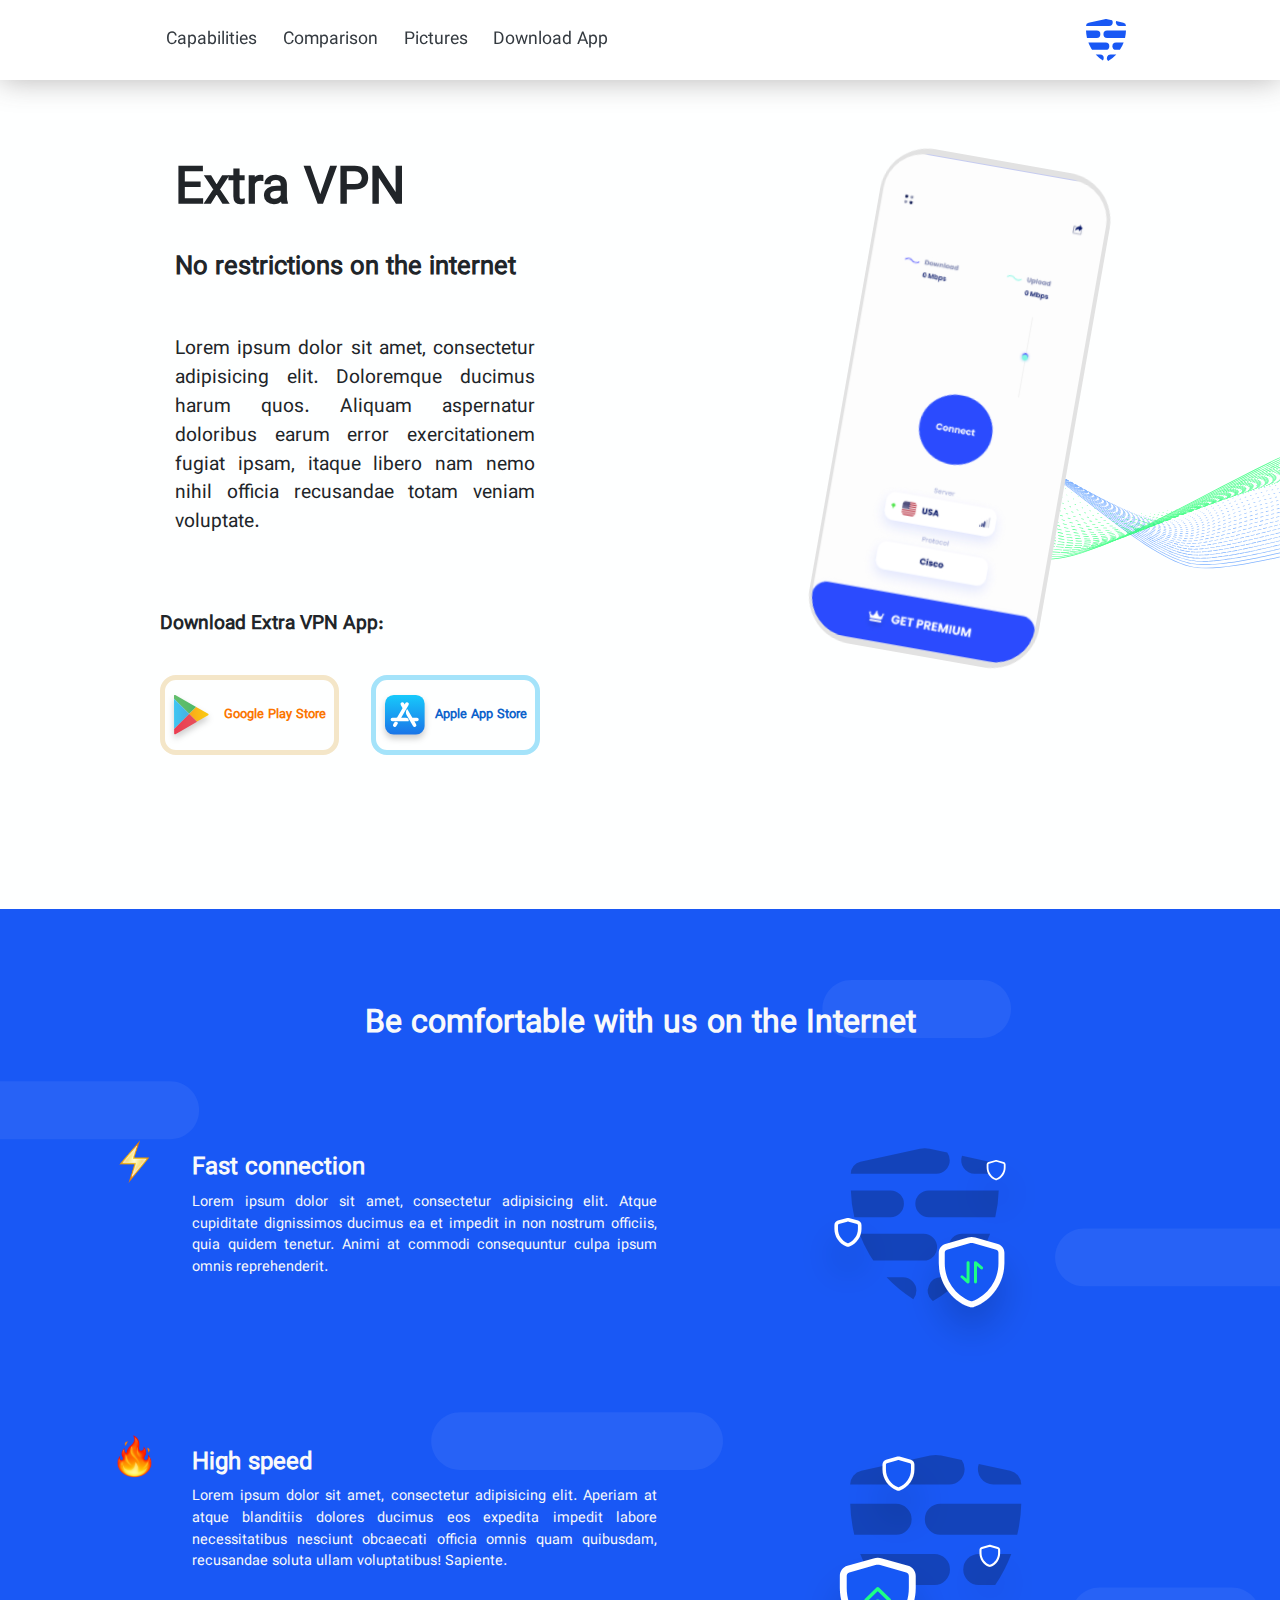
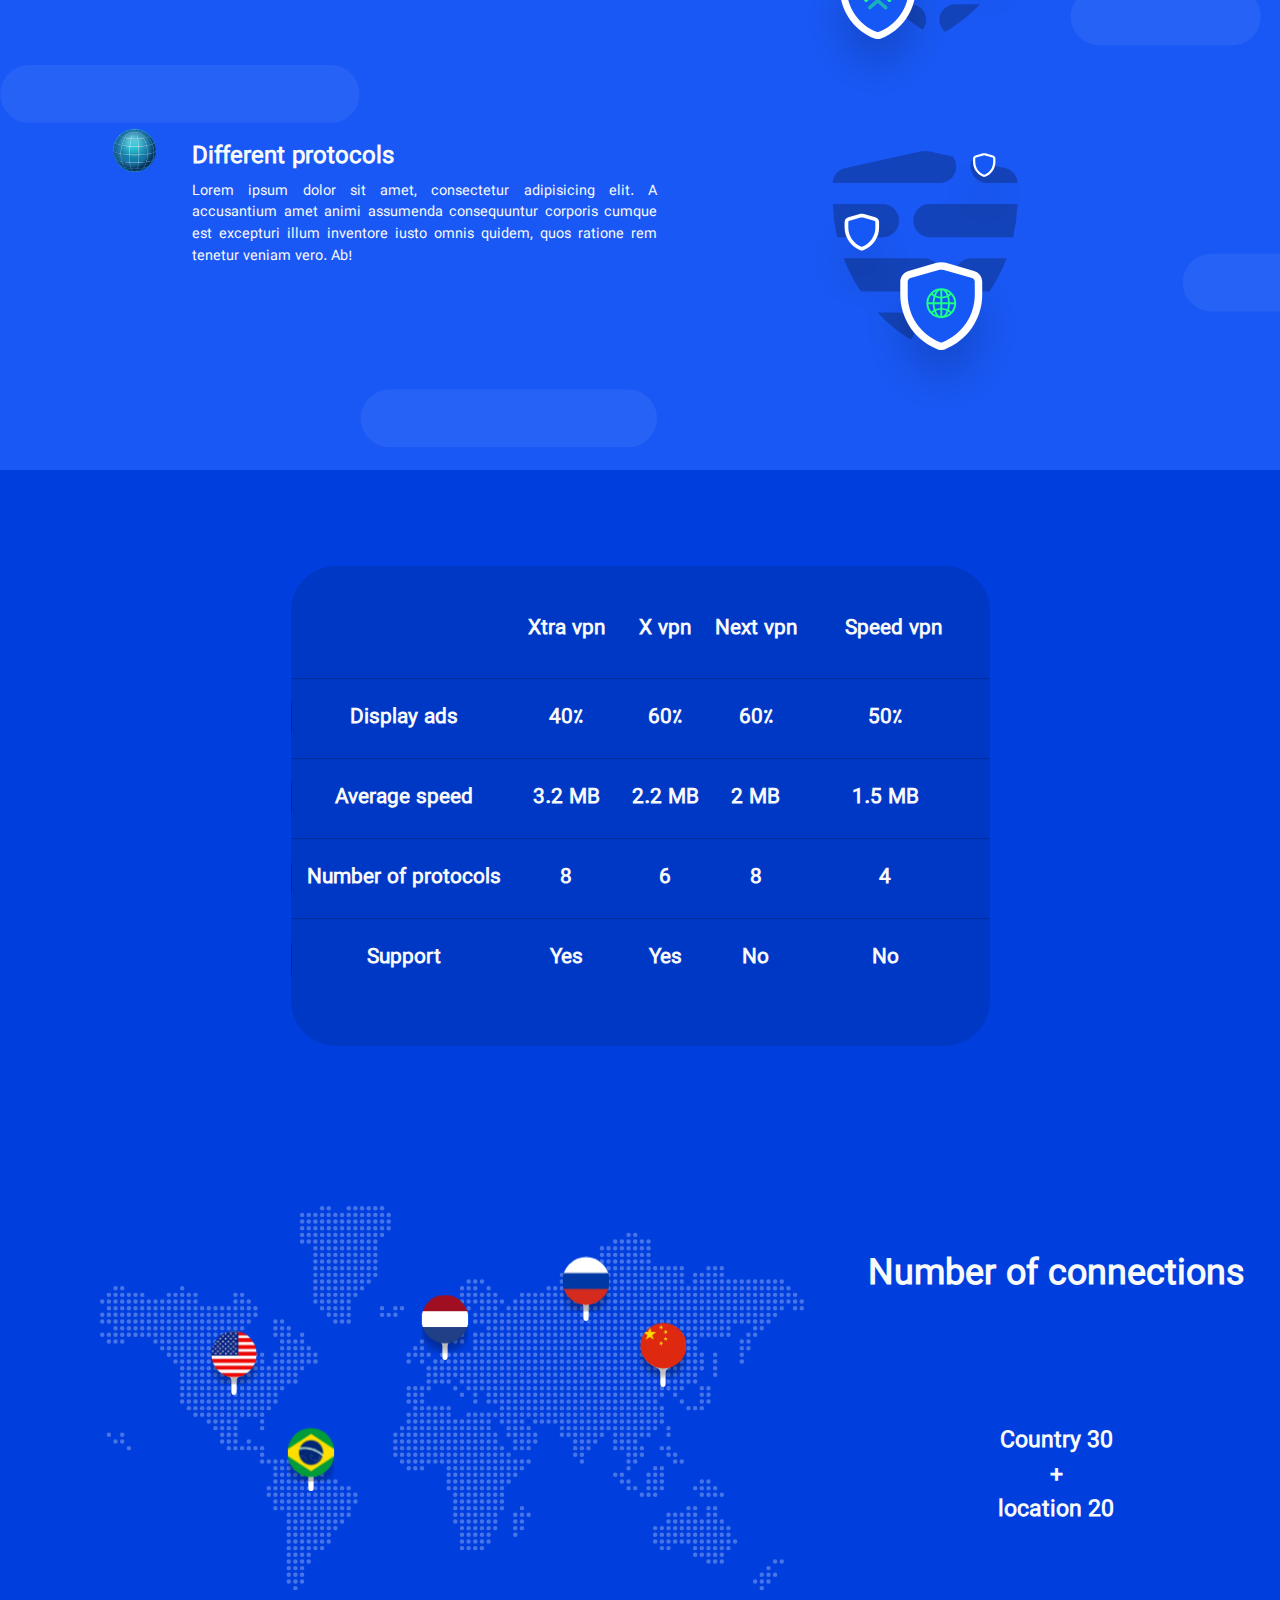
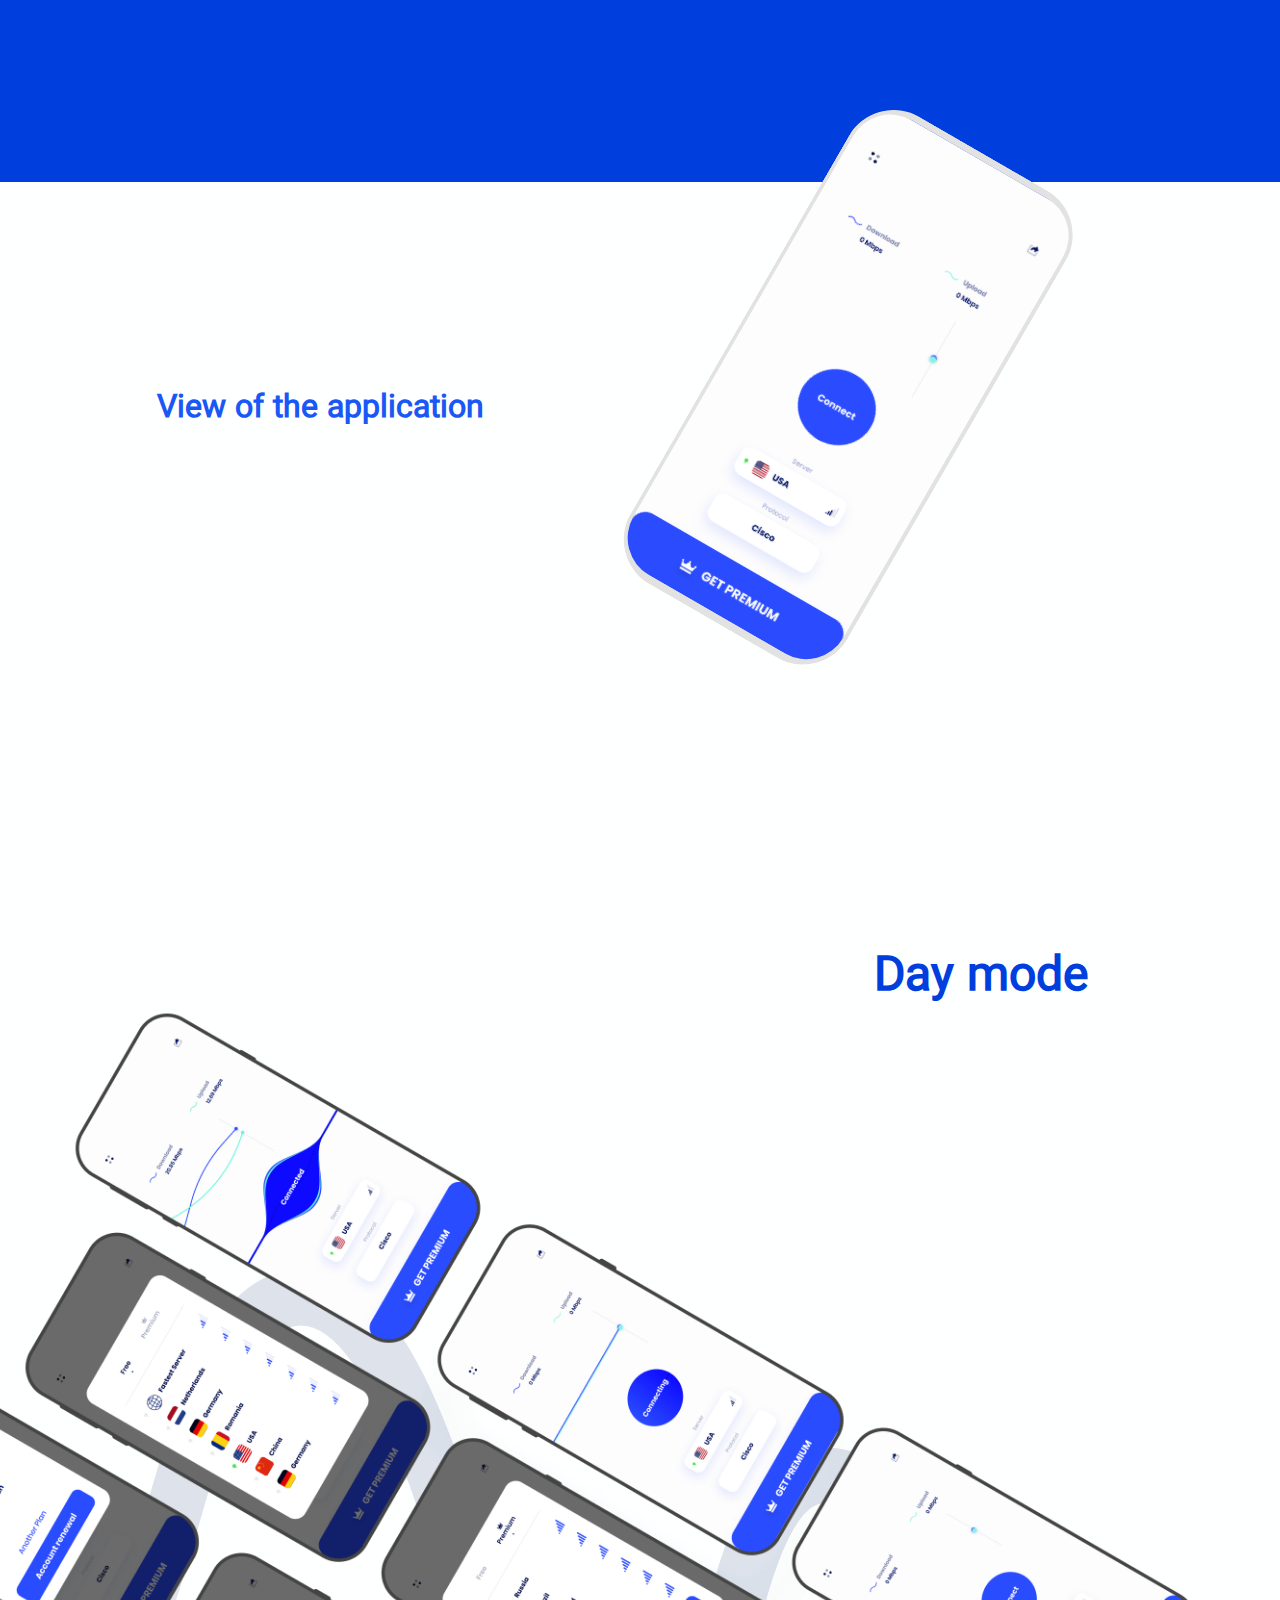
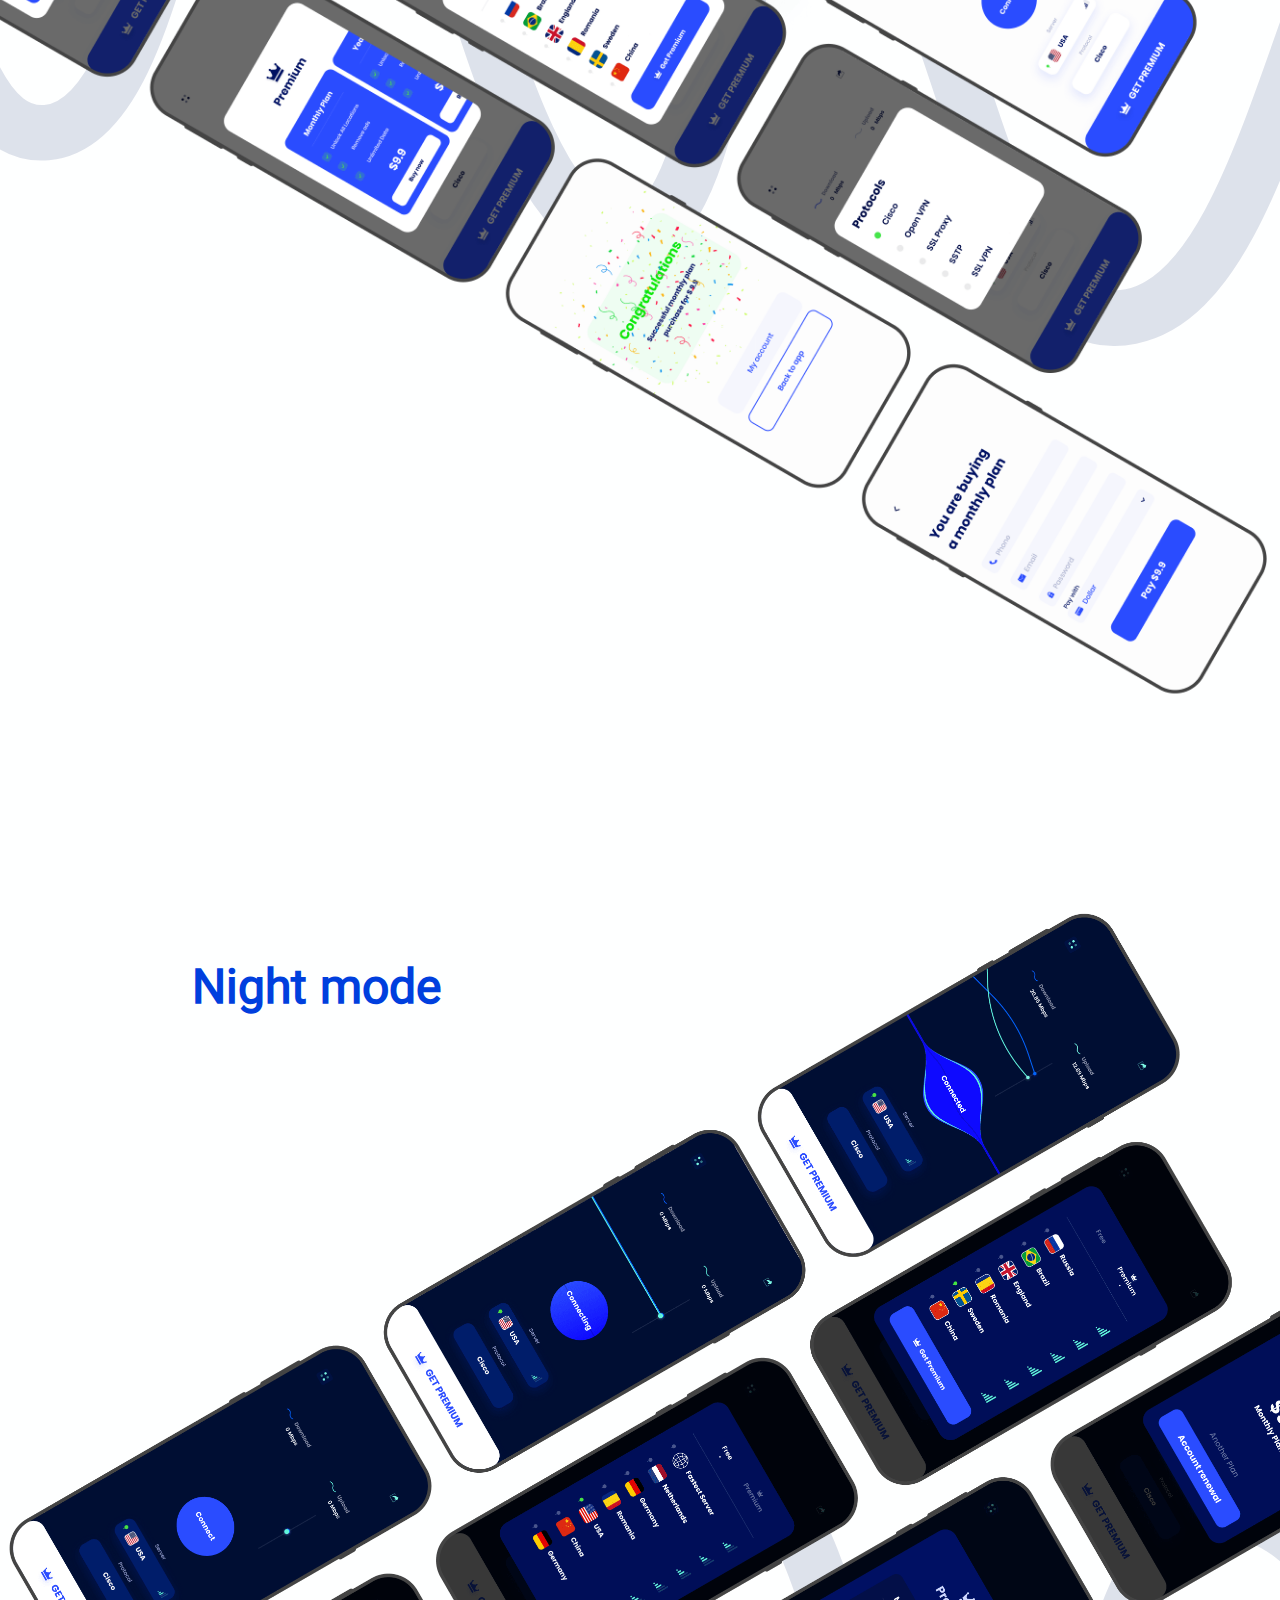
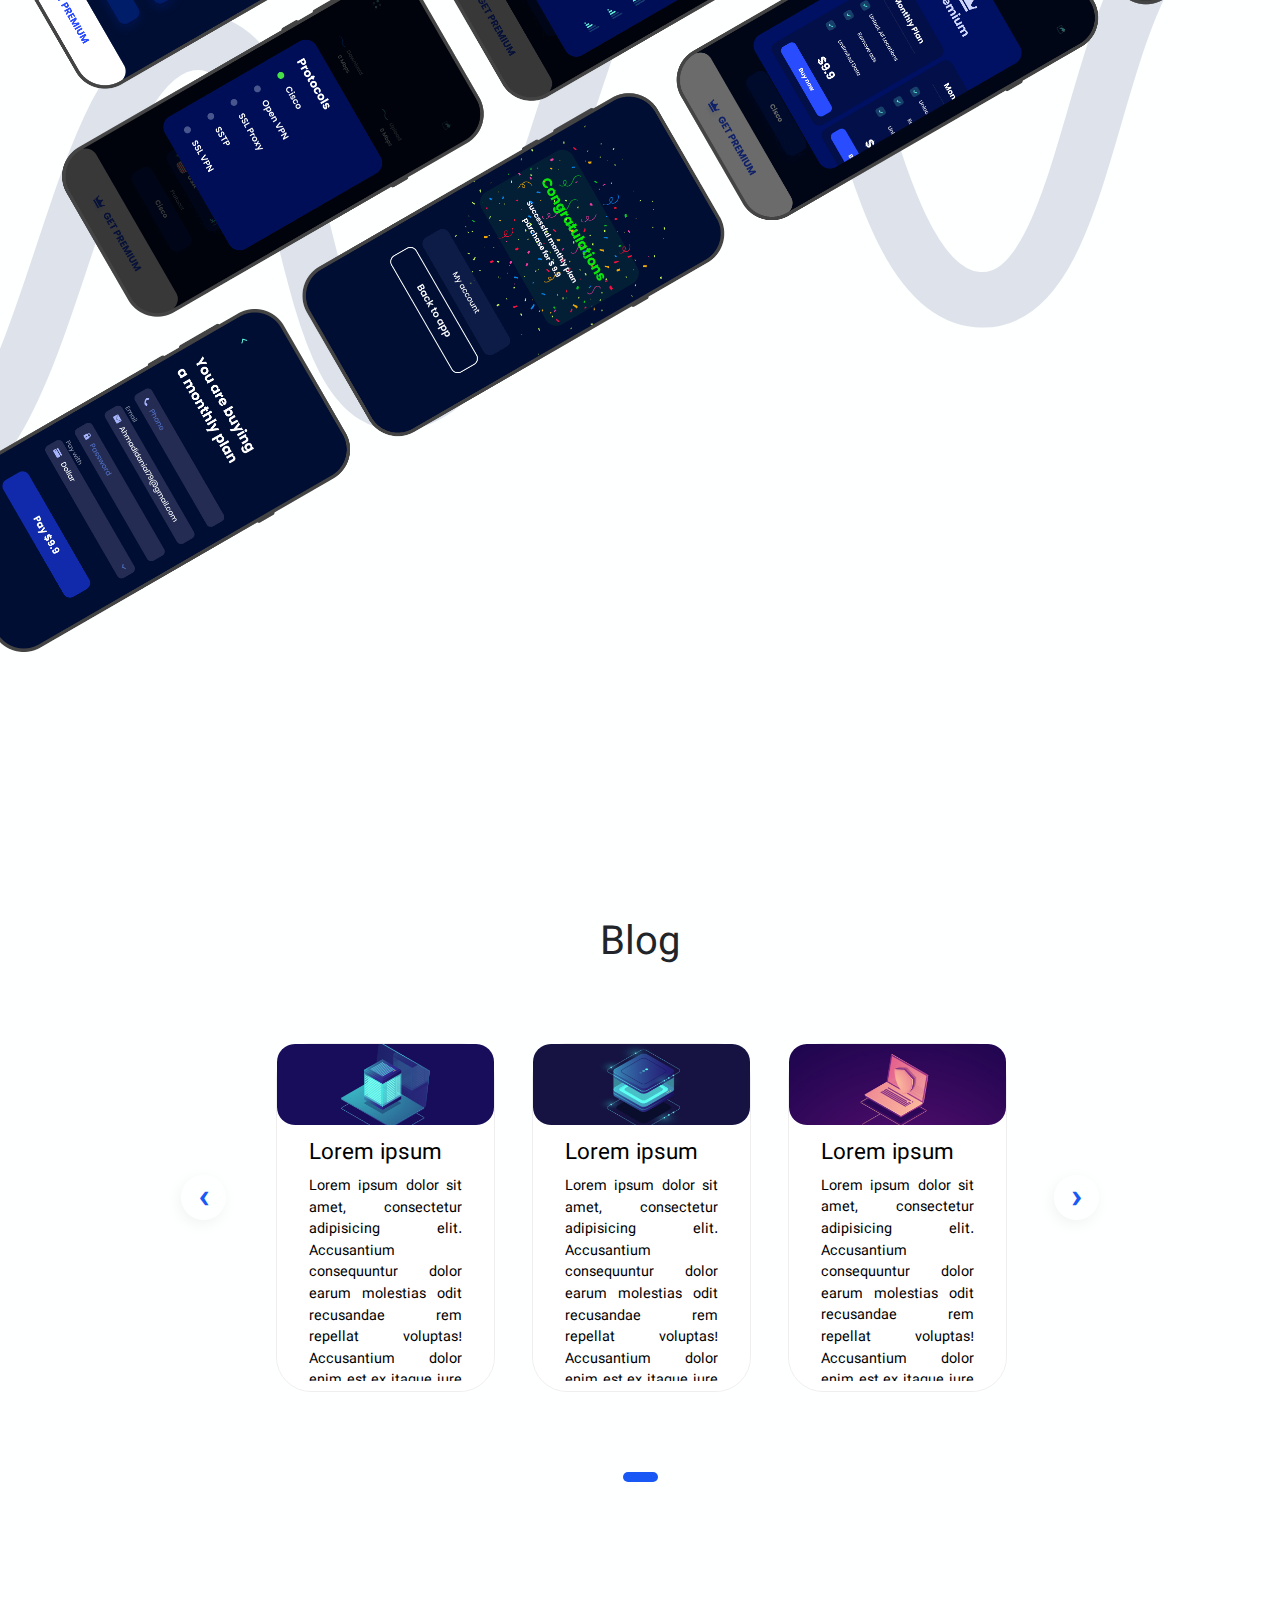
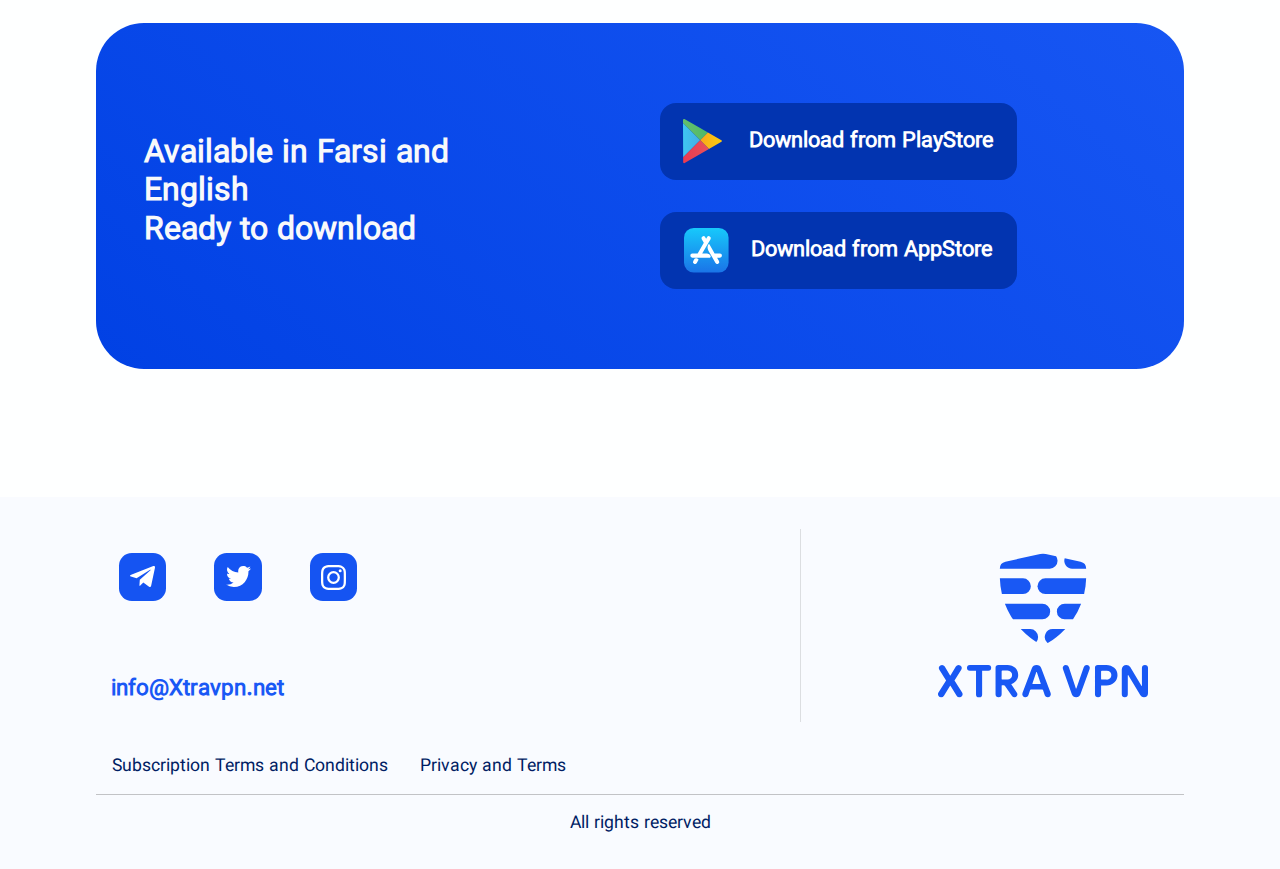
<file: Ltr/index.html>
<!DOCTYPE html>
<html lang="en">
<head>
	<title>Extra VPN</title>
	<!-- ~~~~~~~~~~ Meta Tags  ~~~~~~~~~~ -->
	<meta charset="UTF-8">
	<meta http-equiv="Content-Type" content="text/html; charset=UTF-8">
	<meta name="viewport" content="width=device-width, initial-scale=1, shrink-to-fit=no">
	<link rel="icon" href="assets/img/favicon.svg" type="image/svg+xml">
	<!-- ~~~~~~~~~~ Styles  ~~~~~~~~~~ -->
	<link rel="stylesheet" href="assets/css/bootstrap/bootstrap.css">
	<link rel="stylesheet" href="assets/css/Components.css">
	<link rel="stylesheet" href="assets/css/main.css">
	<link rel="stylesheet" href="assets/css/aos.css">
</head>
<body>
	<!-- ~~~~~~~~~~ Preloader Section  ~~~~~~~~~~ -->
	<div id="preloader" class="preloader-wrapper position-fixed">
		<div class="preloader">
			<div></div>
			<div></div>
			<div></div>
			<div></div>
		</div>
		<div class="preloader-text text-light">
			<span>
			Now Loading...
			</span>
		</div>
	</div>
	<!-- ~~~~~~~~~~  Header  ~~~~~~~~~~ -->
	<header>
		<div class="bg-ltr">
			<div class="position-absolute">
				<img src="assets/img/path-blue.svg" alt="path-blue">
			</div>
			<div class="position-absolute" style="top: -40px;">
				<img src="assets/img/path-red.svg" alt="path-red">
			</div>
		</div>
		<!-- ~~~~~~~~~~ Navbar Section  ~~~~~~~~~~ -->
		<nav id="navbar" class="nav-mob-float position-fixed">
			<div class="nav-logo nav-logo-brand">
				<img src="assets/img/LogoNav.svg" alt="LogoNav">
			</div>
			<ul id="navlist">
				<li>
					<a href="#ability">Capabilities</a>
				</li>
				<li>
					<a href="#price">Comparison</a>
				</li>
				<li>
					<a href="#gallery">Pictures</a>
				</li>
				<li>
					<a href="#download">Download App</a>
				</li>
			</ul>
			<div class="float-nav-box nav-logo nav-logo-line">
				<div id="menu">
					<div class="float-nav-line float-nav-min"></div>
					<div class="float-nav-line float-nav-max"></div>
				</div>
			</div>
		</nav>
		<!-- ~~~~~~~~~~ Head Section  ~~~~~~~~~~ -->
		<div class="head">
			
			<div class="d-flex justify-content-between">
				<div class="col-6 info">
					<div>
						<h1 class="heading1 shabnam-bold">Extra VPN</h1>
						<h3 class="heading3 shabnam-bold">No restrictions on the internet</h3>
						<p class="info-box p-0">Lorem ipsum dolor sit amet, consectetur adipisicing elit. Doloremque ducimus harum quos. Aliquam aspernatur doloribus earum error exercitationem fugiat ipsam, itaque libero nam nemo nihil officia recusandae totam veniam voluptate.</p>
					</div>
				</div>
				<div class="position-relative">
					<div style="transform: rotate(10deg);">
						<img src="assets/img/MobLight.svg" alt="mobile" class="head-img"
						     data-aos="fade-up"
						     data-aos-anchor-placement="top-bottom"
						     data-aos-offset="-1000"
						     data-aos-duration="1700"
						>
						<div class="head-image-shadow"></div>
						<div class="shield-l-group">
							<img src="assets/img/shield.svg" alt="" class="head-shield">
							<div class="shield-shadow"></div>
						</div>
						<div class="shield-s-group">
							<img src="assets/img/shield.svg" alt="" class="head-shield">
							<div class="shield-shadow"></div>
						</div>
					</div>
				</div>
			</div>
			<div class="main-download-box">
				<p class="download-text shabnam-bold">Download Extra VPN App:</p>
				<div class="download-box">
					<a href="#">
						<div class="rounded-btn btn-playstore position-relative">
							<div class="shabnam-bold btn-det">
								<div class="rounded-btn-img">
									<img class="svg-icon" src="assets/img/google-play.svg" alt="google-play">
								</div>
								Google Play Store
							</div>
						</div>
					</a>
					<a href="#">
						<div class="rounded-btn btn-appstore position-relative">
							<div class="shabnam-bold btn-det">
								<div class="rounded-btn-img">
									<img class="svg-icon" src="assets/img/app-store.com.svg" alt="app-store">
								</div>
								Apple App Store
							</div>
						</div>
					</a>
				</div>
			</div>
		</div>
	</header>
	<!-- ~~~~~~~~~~ Internet Section  ~~~~~~~~~~ -->
	<section id="ability" class="internet-sec">
		<div class="d-flex justify-content-center text-light">
			<h1 class="internet-heading">
				Be comfortable with us on the Internet
			</h1>
		</div>
		<div class="d-flex flex-column justify-content-center internet-box">
			<div class="row internet-info-box">
				<div class="col-lg-6 col-md-6 col-sm-12 col-xs-12">
					<div class="internet-brand-box">
						<img class="internet-brand" src="assets/img/internet/fast-con.svg" alt="fast-con">
					</div>
				</div>
				<div class="col-lg-6 col-md-6 col-sm-12 col-xs-12 internet-content text-light">
					<div>
						<h1 class="shabnam-bold internet-box-heading">Fast connection</h1>
						<div class="internet-heading-img">
							<img src="assets/img/high-voltage.svg" alt="high-voltage">
						</div>
					</div>
					<p class="text-justify">Lorem ipsum dolor sit amet, consectetur adipisicing elit. Atque cupiditate dignissimos ducimus ea et impedit in non nostrum officiis, quia quidem tenetur. Animi at commodi consequuntur culpa ipsum omnis reprehenderit.</p>
				</div>
			</div>
			<div class="row internet-info-box">
				<div class="col-lg-6 col-md-6 col-sm-12 col-xs-12">
					<div class="internet-brand-box">
						<img class="internet-brand" src="assets/img/internet/high-speed.svg" alt="high-speed">
					</div>
				</div>
				<div class="col-lg-6 col-md-6 col-sm-12 col-xs-12 internet-content text-light">
					<div>
						<h1 class="shabnam-bold internet-box-heading">High speed</h1>
						<div class="internet-heading-img">
							<img src="assets/img/fire.svg" alt="fire">
						</div>
					</div>
					<p class="text-justify">Lorem ipsum dolor sit amet, consectetur adipisicing elit. Aperiam at atque blanditiis dolores ducimus eos expedita impedit labore necessitatibus nesciunt obcaecati officia omnis quam quibusdam, recusandae soluta ullam voluptatibus! Sapiente.</p>
				</div>
			</div>
			<div class="row internet-info-box">
				<div class="col-lg-6 col-md-6 col-sm-12 col-xs-12">
					<div class="internet-brand-box">
						<img class="internet-brand" src="assets/img/internet/multi-prot.svg" alt="multi-prot">
					</div>
				</div>
				<div class="col-lg-6 col-md-6 col-sm-12 col-xs-12 internet-content text-light">
					<div>
						<h1 class="shabnam-bold internet-box-heading">Different protocols</h1>
						<div class="internet-heading-img">
							<img src="assets/img/globe.svg" alt="globe">
						</div>
					</div>
					<p class="text-justify">Lorem ipsum dolor sit amet, consectetur adipisicing elit. A accusantium amet animi assumenda consequuntur corporis cumque est excepturi illum inventore iusto omnis quidem, quos ratione rem tenetur veniam vero. Ab!</p>
				</div>
			</div>
		</div>
	</section>
	<!-- ~~~~~~~~~~ Price Section  ~~~~~~~~~~ -->
	<section id="price" class="price-sec">
		<div>
			<div class="d-flex justify-content-center price-tbl-box">
				<table class="price-tbl text-light">
					<thead>
						<tr>
							<th>Speed vpn</th>
							<th>Next vpn</th>
							<th>X vpn</th>
							<th>Xtra vpn</th>
							<th></th>
						</tr>
					</thead>
					<tbody>
						<tr>
							<td>50٪</td>
							<td>60٪</td>
							<td>60٪</td>
							<td>40٪</td>
							<td>
								<div></div>
								Display ads
							</td>
						</tr>
						<tr>
							<td>1.5 MB</td>
							<td>2 MB</td>
							<td>2.2 MB</td>
							<td>3.2 MB</td>
							<td>
								<div></div>
								Average speed
							</td>
						</tr>
						<tr>
							<td>4</td>
							<td>8</td>
							<td>6</td>
							<td>8</td>
							<td>
								<div></div>
								Number of protocols
							</td>
						</tr>
						<tr>
							<td>No</td>
							<td>No</td>
							<td>Yes</td>
							<td>Yes</td>
							<td>
								<div></div>
								Support
							</td>
						</tr>
						<tr></tr>
					</tbody>
				</table>
			</div>
		</div>
		<div class="price-info-box">
			<div class="price-info-img">
				<img class="world-map" src="assets/img/map.svg" alt="map">
				<div class="flag-box position-absolute">
					<div id="ch" class="flag position-relative d-flex justify-content-center">
						<img class="map-icon position-absolute" src="assets/img/map/ch.png" alt="">
						<img class="map-bg position-absolute" src="assets/img/Union.svg" alt="">
					</div>
					<div id="brz" class="flag position-relative">
						<img class="map-icon position-absolute" src="assets/img/map/brz.png" alt="">
						<img class="map-bg position-absolute" src="assets/img/Union.svg" alt="">
					</div>
					<div id="nt" class="flag position-relative">
						<img class="map-icon position-absolute" src="assets/img/map/nt.png" alt="">
						<img class="map-bg position-absolute" src="assets/img/Union.svg" alt="">
					</div>
					<div id="rus" class="flag position-relative">
						<img class="map-icon position-absolute" src="assets/img/map/rus.png" alt="">
						<img class="map-bg position-absolute" src="assets/img/Union.svg" alt="">
					</div>
					<div id="usa" class="flag position-relative">
						<img class="map-icon position-absolute" src="assets/img/map/usa.png" alt="">
						<img class="map-bg position-absolute" src="assets/img/Union.svg" alt="">
					</div>
				</div>
			</div>
			<div class="price-info text-light">
				<h1 class="price-heading shabnam-bold">Number of connections</h1>
				<p class="price-country shabnam-bold">30 Country<br>+<br>20 location</p>
			</div>
		</div>
	</section>
	<!-- ~~~~~~~~~~ Preview Section  ~~~~~~~~~~ -->
	<section class="preview-sec">
		<div class="preview-box">
			<div class="position-relative preview-img-box">
				<img class="position-absolute anim-back" src="assets/img/MobDark.svg" alt="anim-back">
				<img class="position-absolute anim-front" src="assets/img/MobLight.svg" alt="anim-front">
			</div>
			<div class="preview-info-box position-relative">
				<h1 class="shabnam-bold preview-info">View of the application</h1>
			</div>
		</div>
	</section>
	<!-- ~~~~~~~~~~ Day Section  ~~~~~~~~~~ -->
	<section id="gallery" class="day-sec">
		<div class="day-box position-relative">
			<h1 class="position-absolute day-heading shabnam-bold">Day mode</h1>
			<div class="day-img-box">
				<div class="position-absolute day-img">
					<img class="day-back position-absolute" src="assets/img/GroupBG.svg" alt="GroupBG">
				</div>
				<div class="position-absolute day-img">
					<img class="day-front position-relative" src="assets/img/GroupDay.png" alt="">
				</div>
			</div>
		</div>
	</section>
	<!-- ~~~~~~~~~~ Night Section  ~~~~~~~~~~ -->
	<section class="night-sec">
		<div class="night-box position-relative">
			<h1 class="position-absolute night-heading shabnam-bold">Night mode</h1>
			<div class="night-img-box">
				<div class="position-absolute night-img">
					<img class="night-back position-absolute" src="assets/img/GroupBG.svg" alt="GroupBG">
				</div>
				<div class="position-absolute night-img">
					<img class="night-front position-relative" src="assets/img/GroupNight.png" alt="">
				</div>
			</div>
		</div>
	</section>
	<!-- ~~~~~~~~~~ Swiper Section  ~~~~~~~~~~ -->
	<section class="swiper">
		<div>
			<h1>Blog</h1>
		</div>
		<div class="owl-carousel owl-theme owl-nav owl-dot owl-main">
			<div class="item">
				<a href="Blog.html">
					<img src="assets/img/swiper/1.png" alt="blog-1">
					<div>
						<h3>Lorem ipsum</h3>
						<p>Lorem ipsum dolor sit amet, consectetur adipisicing elit. Accusantium consequuntur dolor earum molestias odit recusandae rem repellat voluptas! Accusantium dolor enim est ex itaque iure maxime odio sed vero voluptas.</p>
					</div>
				</a>
			</div>
			<div class="item">
				<a href="Blog.html">
					<img src="assets/img/swiper/2.png" alt="blog-2">
					<div>
						<h3>Lorem ipsum</h3>
						<p>Lorem ipsum dolor sit amet, consectetur adipisicing elit. Accusantium consequuntur dolor earum molestias odit recusandae rem repellat voluptas! Accusantium dolor enim est ex itaque iure maxime odio sed vero voluptas.</p>
					</div>
				</a>
			</div>
			<div class="item">
				<a href="Blog.html">
					<img src="assets/img/swiper/3.png" alt="blog-3">
					<div>
						<h3>Lorem ipsum</h3>
						<p>Lorem ipsum dolor sit amet, consectetur adipisicing elit. Accusantium consequuntur dolor earum molestias odit recusandae rem repellat voluptas! Accusantium dolor enim est ex itaque iure maxime odio sed vero voluptas.</p>
					</div>
				</a>
			</div>
		</div>
	</section>
	<!-- ~~~~~~~~~~ Language Section  ~~~~~~~~~~ -->
	<section id="download" class="lang-sec">
		<div class="d-flex justify-content-center">
			<div class="text-light lang-box">
				<div class="lang-download-box">
					<div class="lang-btn lang-btn-appstore">
						<a class="download-btn shabnam-bold d-flex justify-content-around align-items-center" href="#">
							Download from AppStore
							<img class="" src="assets/img/app-store.com.svg" alt="app-store">
						</a>
					</div>
					<div class="lang-btn">
						<a class="download-btn shabnam-bold d-flex justify-content-around align-items-center" href="#">
							Download from PlayStore
							<img class="" src="assets/img/google-play.svg" alt="google-play">
						</a>
					</div>
				</div>
				<div class="d-flex lang-heading-box p-0">
					<h1 class="shabnam-bold lang-heading">Available in Farsi and English<br>Ready to download</h1>
				</div>
			</div>
		</div>
	</section>
	<!-- ~~~~~~~~~~  Footer  ~~~~~~~~~~ -->
	<footer>
		<div class="footer-box">
			<div class="d-flex footer-content">
				<div class="col-xl-4 col-lg-4 col-md-4 d-flex justify-content-center p-0">
					<img class="footer-logo-text" src="assets/img/LogoText.svg" alt="LogoText">
				</div>
				<div class="text-logo-line"></div>
				<div class="col-lg-7 col-md-7">
					<div class="footer-logo">
						<a href="#">
							<img src="assets/img/telegram.svg" alt="telegram">
						</a>
						<a href="#">
							<img src="assets/img/twitter.svg" alt="twitter">
						</a>
						<a href="#">
							<img src="assets/img/instagram.svg" alt="instagram">
						</a>
					</div>
					<p class="footer-link-box">
						<a href="https://info@Xtravpn.net" class="footer-link shabnam-bold">info@Xtravpn.net</a>
					</p>
				</div>
			</div>
			<div class="footer-cond d-flex">
				<span><a href="#">Subscription Terms and Conditions</a></span>
				<span><a href="#">Privacy and Terms</a></span>
			</div>
			<div class="copy-right-box">
				<p class="text-center copy-right">All rights reserved</p>
			</div>
		</div>
	</footer>
	<script src="assets/js/jquery-3.4.1.min.js"></script>
	<script src="assets/js/bootstrap/bootstrap.js"></script>
	<script src="assets/js/aos.js"></script>
	<script src="assets/js/owl.carousel.js"></script>
	<script src="assets/js/init.js"></script>
</body>
</html>
</file>
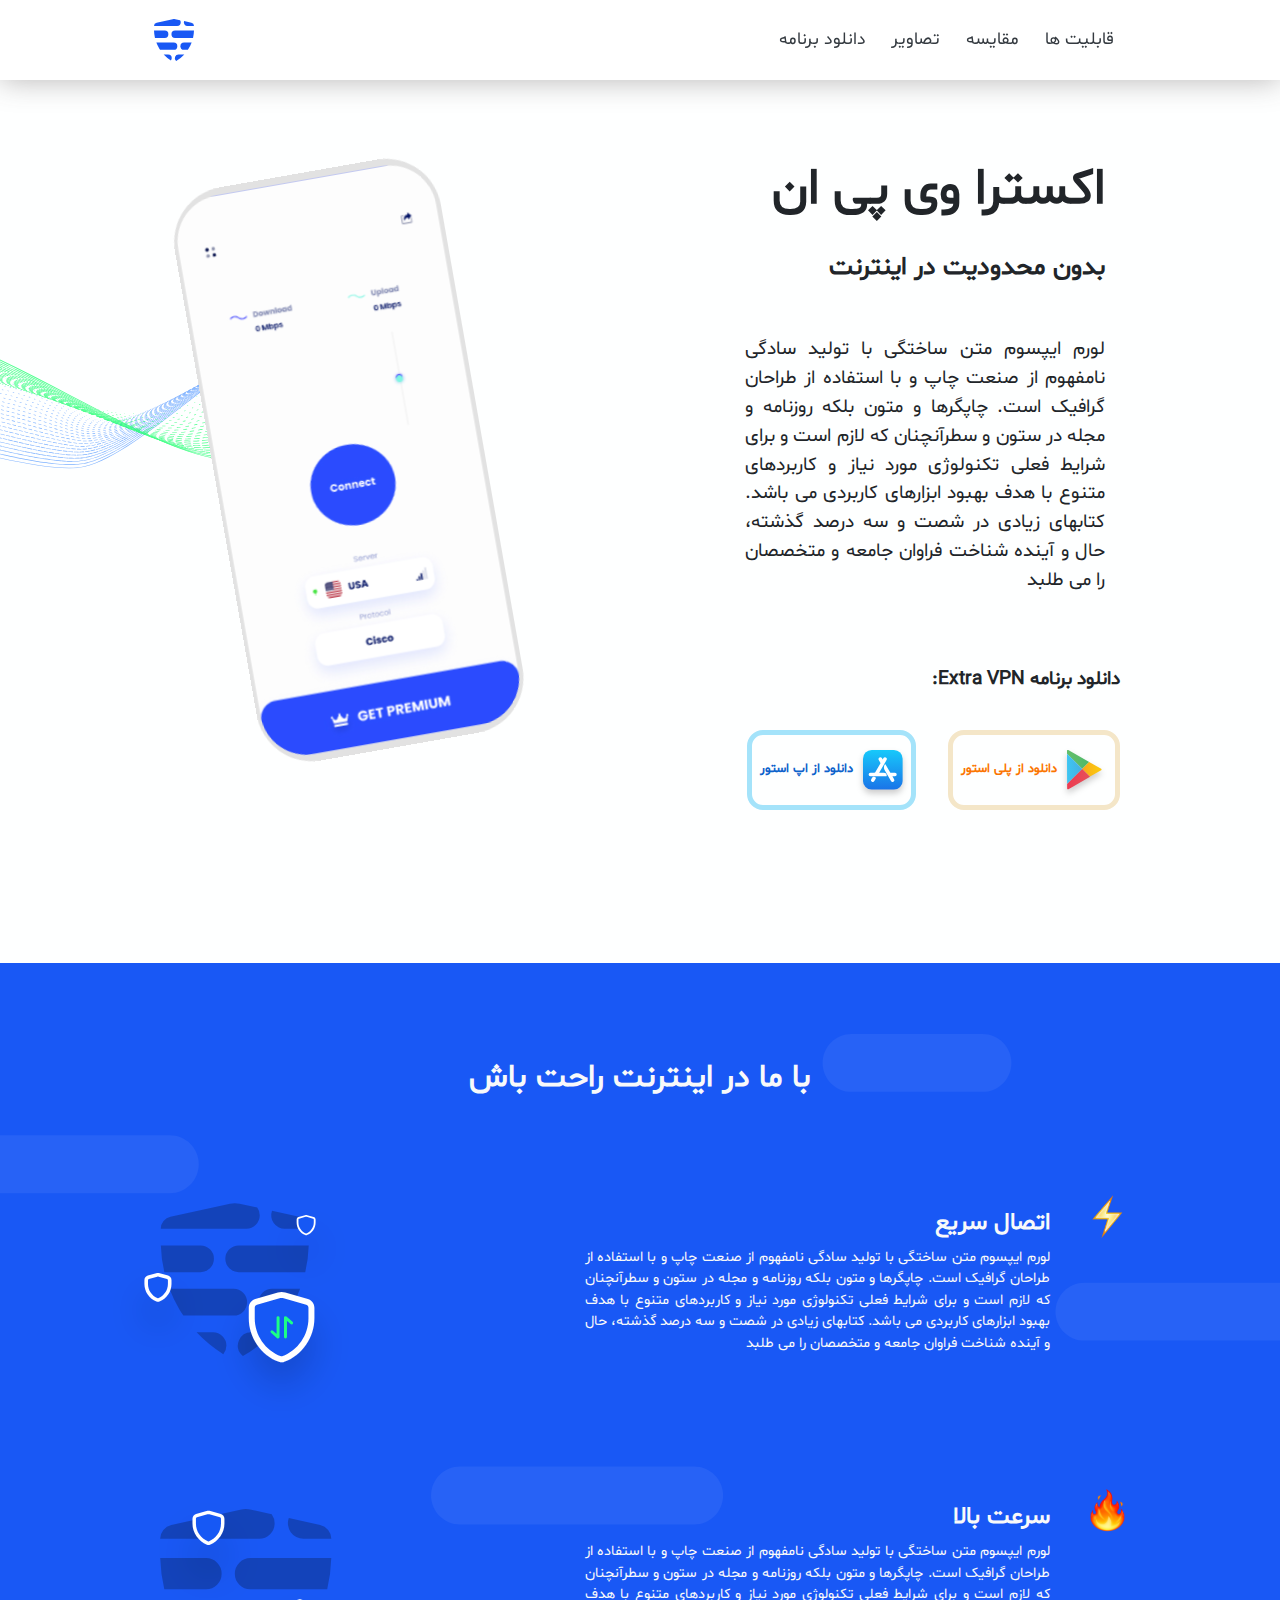
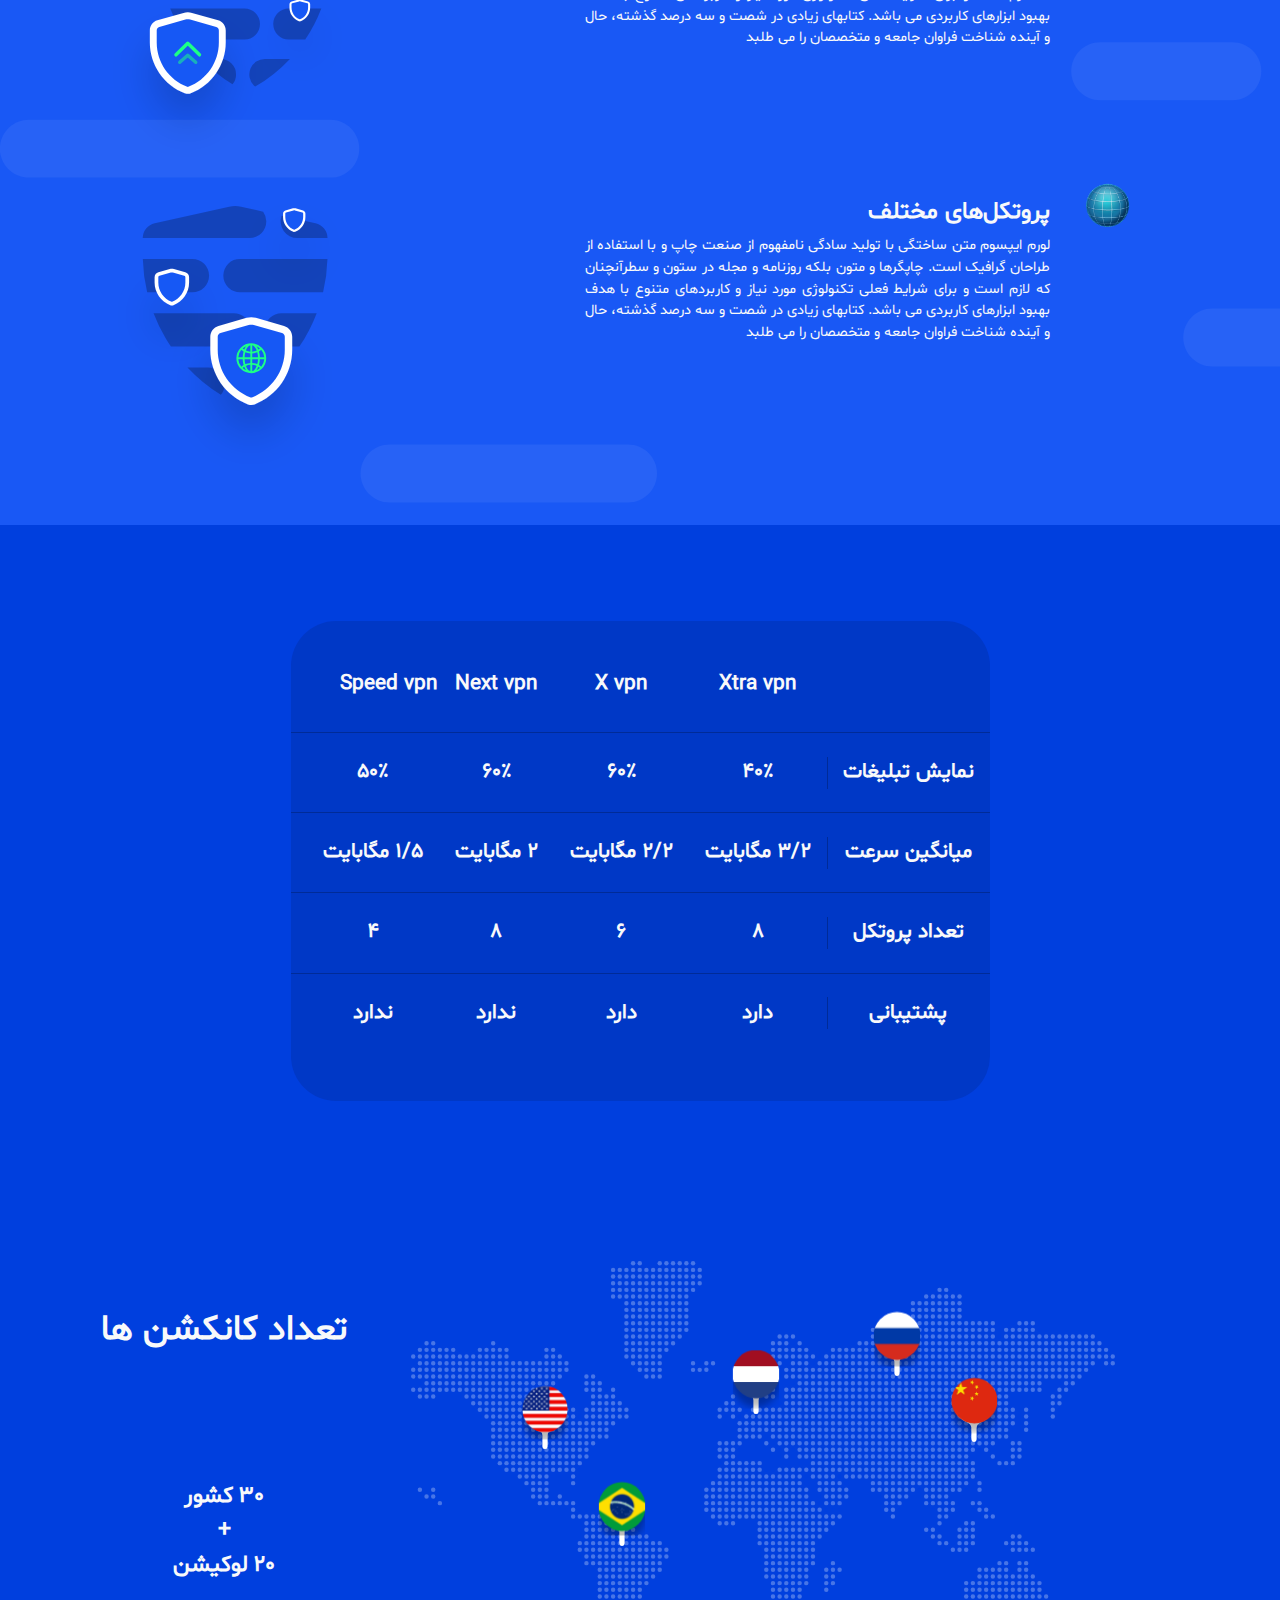
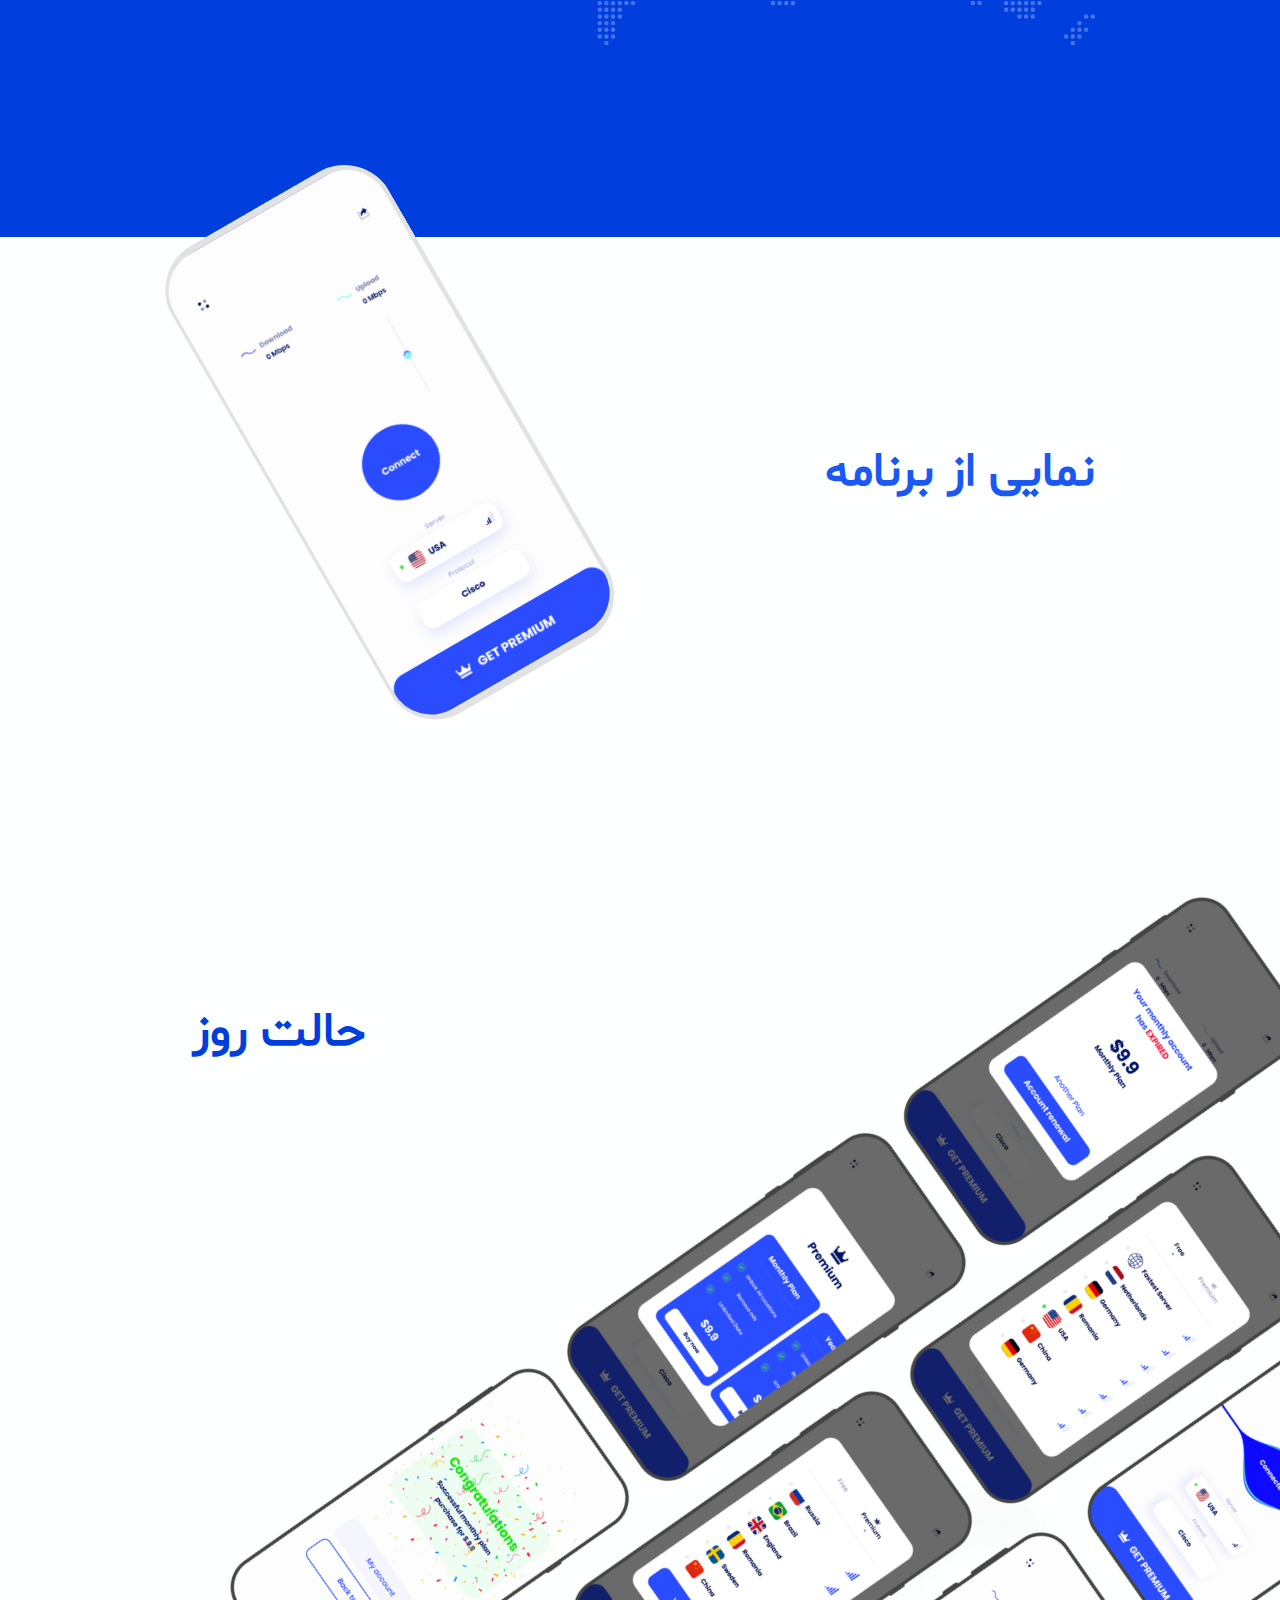
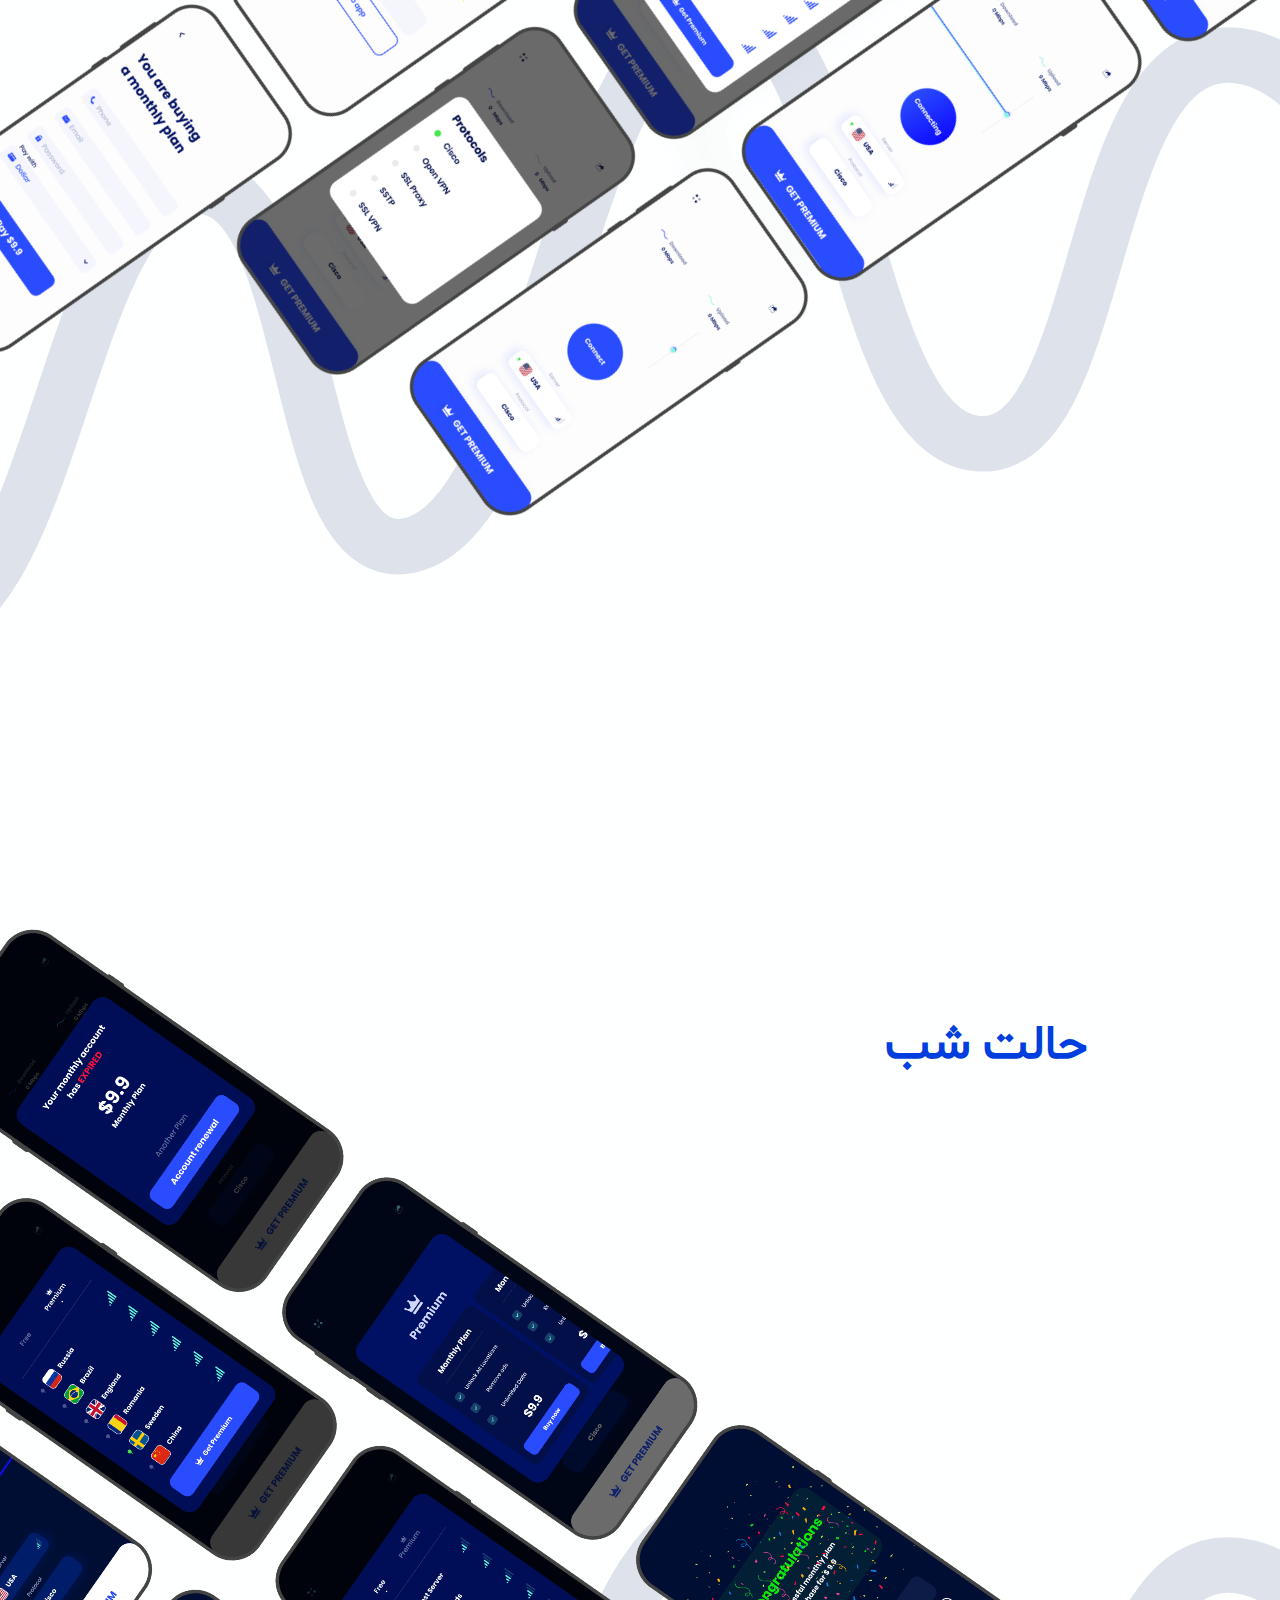
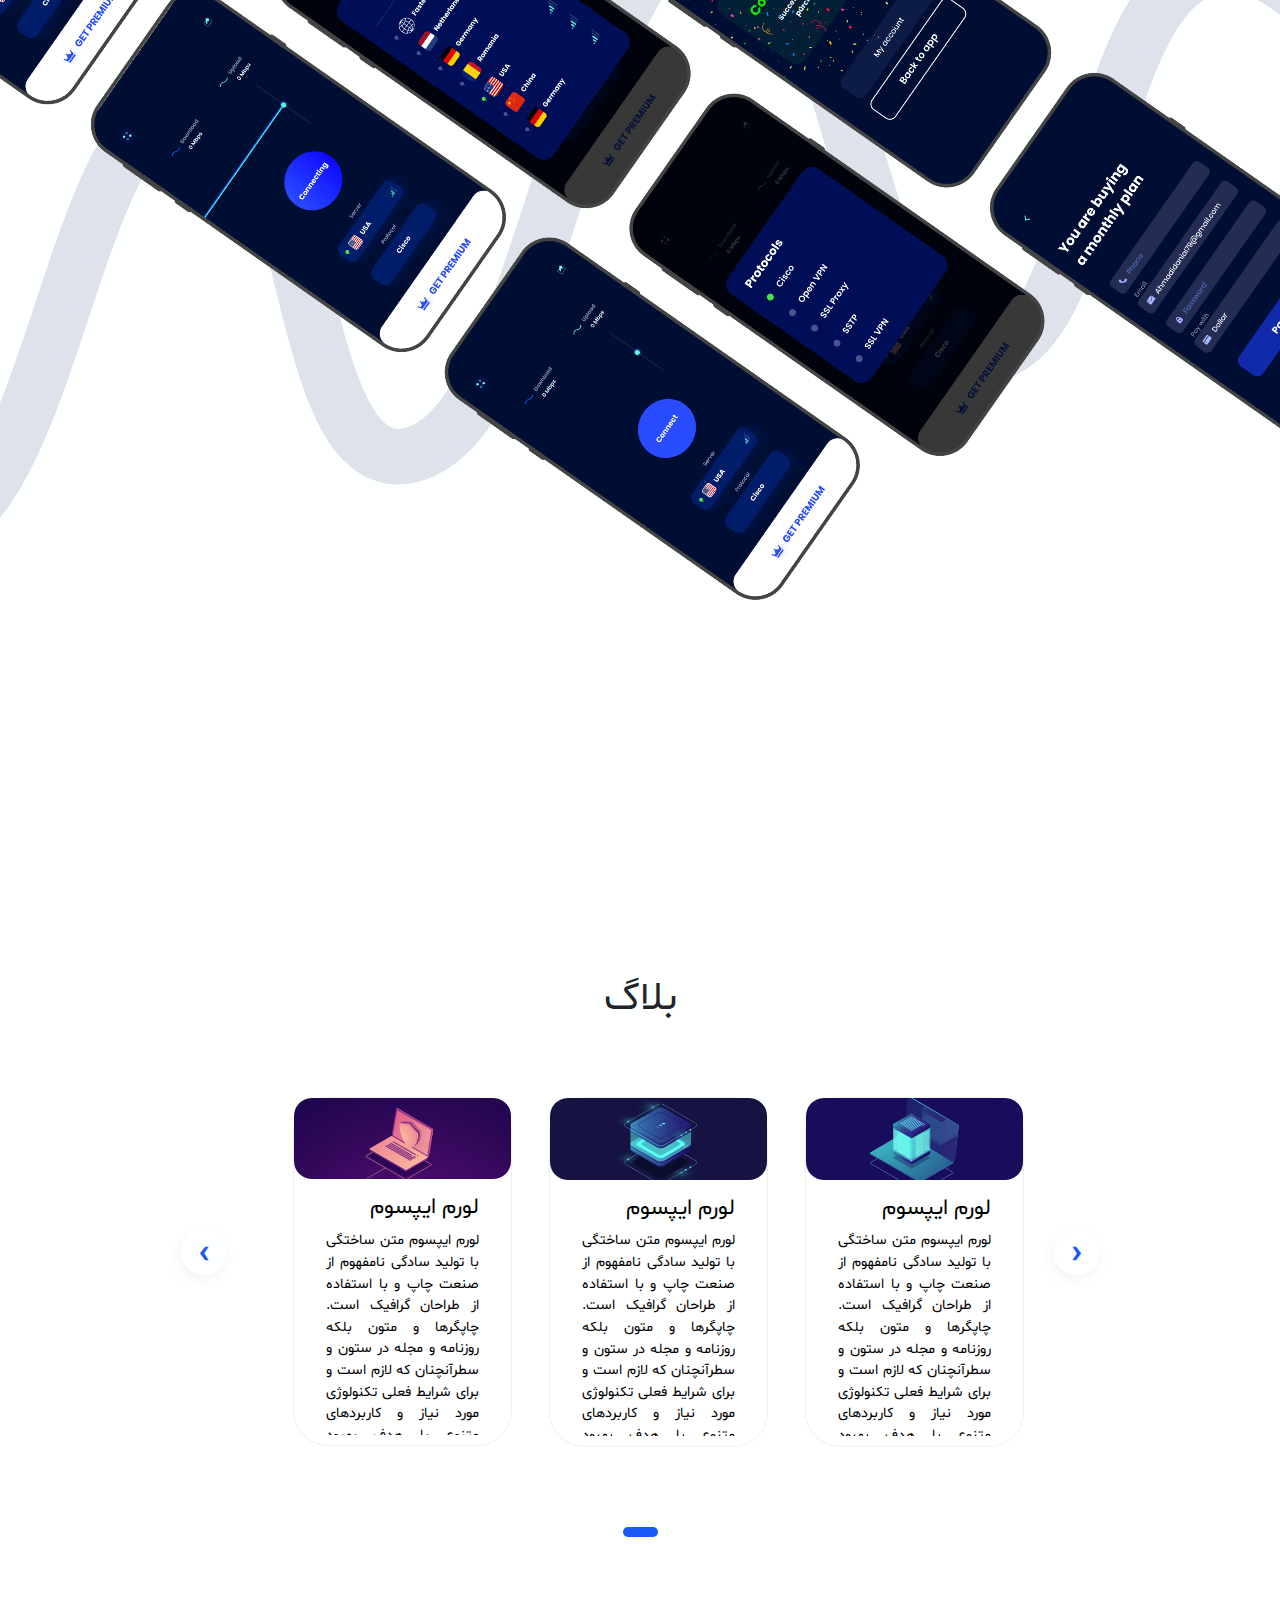
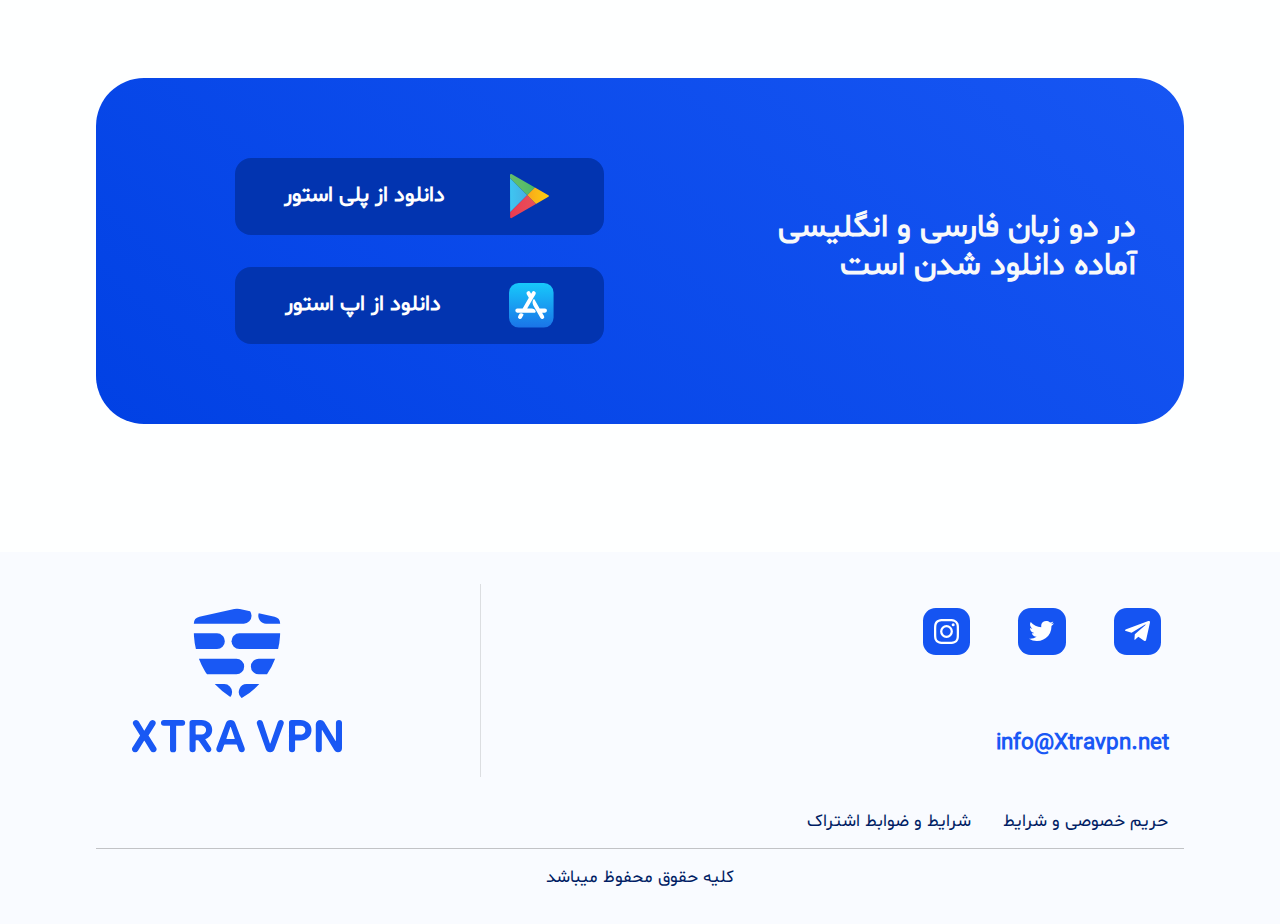
<file: Rtl/index.html>
<!DOCTYPE html>
<html lang="en">
<head>
	<title>اکسترا وی پی ان</title>
	<!-- ~~~~~~~~~~ Meta Tags  ~~~~~~~~~~ -->
	<meta charset="UTF-8">
	<meta http-equiv="Content-Type" content="text/html; charset=UTF-8">
	<meta name="viewport" content="width=device-width, initial-scale=1, shrink-to-fit=no">
	<link rel="icon" href="assets/img/favicon.svg" type="image/svg+xml">
	<!-- ~~~~~~~~~~ Styles  ~~~~~~~~~~ -->
	<link rel="stylesheet" href="assets/css/bootstrap/bootstrap.css">
	<link rel="stylesheet" href="assets/css/Components.css">
	<link rel="stylesheet" href="assets/css/main.css">
	<link rel="stylesheet" href="assets/css/aos.css">
</head>
<body>
	<!-- ~~~~~~~~~~ Preloader Section  ~~~~~~~~~~ -->
	<div id="preloader" class="preloader-wrapper position-fixed">
		<div class="preloader">
			<div></div>
			<div></div>
			<div></div>
			<div></div>
		</div>
		<div class="preloader-text text-light">
			<span>
			در حال بارگزاری
			</span>
		</div>
	</div>
	<!-- ~~~~~~~~~~  Header  ~~~~~~~~~~ -->
	<header>
		<!-- ~~~~~~~~~~ Navbar Section  ~~~~~~~~~~ -->
		<nav id="navbar" class="nav-mob-float position-fixed">
			<div class="nav-logo nav-logo-brand">
				<img src="assets/img/LogoNav.svg" alt="LogoNav">
			</div>
			<ul id="navlist">
				<li>
					<a href="#ability">قابلیت ها</a>
				</li>
				<li>
					<a href="#price">مقایسه</a>
				</li>
				<li>
					<a href="#gallery">تصاویر</a>
				</li>
				<li>
					<a href="#download">دانلود برنامه</a>
				</li>
			</ul>
			<div class="float-nav-box nav-logo nav-logo-line">
				<div id="menu">
					<div class="float-nav-line float-nav-min"></div>
					<div class="float-nav-line float-nav-max"></div>
				</div>
			</div>
		</nav>
		<!-- ~~~~~~~~~~ Head Section  ~~~~~~~~~~ -->
		<div class="head">
			<div class="d-flex justify-content-between">
				<div class="col-6">
					<div class="position-relative head-mobile-back">
						<div class="position-absolute">
							<img src="assets/img/path-blue.svg" alt="path-blue">
						</div>
						<div class="position-absolute" style="top: -40px;">
							<img src="assets/img/path-red.svg" alt="path-red">
						</div>
					</div>
					<div style="transform: rotate(-10deg);">
						<img src="assets/img/MobLight.svg" alt="mobile" class="head-img"
						     data-aos="fade-up"
						     data-aos-anchor-placement="top-bottom"
						     data-aos-offset="-1000"
						     data-aos-duration="1700"
						>
						<div class="head-image-shadow"></div>
						<div class="shield-l-group">
							<img src="assets/img/shield.svg" alt="" class="head-shield">
							<div class="shield-shadow"></div>
						</div>
						<div class="shield-s-group">
							<img src="assets/img/shield.svg" alt="" class="head-shield">
							<div class="shield-shadow"></div>
						</div>
					</div>
				</div>
				<div class="col-6 info">
					<div class="text-right">
						<h1 class="heading1 shabnam-bold">اکسترا وی پی ان</h1>
						<h3 class="heading3 shabnam-bold">بدون محدودیت در اینترنت</h3>
						<p class="info-box p-0">لورم ایپسوم متن ساختگی با تولید سادگی نامفهوم از صنعت چاپ و با استفاده از طراحان گرافیک است. چاپگرها و متون بلکه روزنامه و مجله در ستون و سطرآنچنان که لازم است و برای شرایط فعلی تکنولوژی مورد نیاز و کاربردهای متنوع با هدف بهبود ابزارهای کاربردی می باشد. کتابهای زیادی در شصت و سه درصد گذشته، حال و آینده شناخت فراوان جامعه و متخصصان را می طلبد</p>
					</div>
				</div>
			</div>
			<div class="main-download-box">
				<p class="download-text shabnam-bold text-right">دانلود برنامه Extra VPN:</p>
				<div class="download-box">
					<a href="#">
						<div class="rounded-btn btn-playstore position-relative">
							<div class="shabnam-bold btn-det">
								<div class="rounded-btn-img">
									<img class="svg-icon" src="assets/img/google-play.svg" alt="google-play">
								</div>
								دانلود از پلی استور
							</div>
						</div>
					</a>
					<a href="#">
						<div class="rounded-btn btn-appstore position-relative">
							<div class="shabnam-bold btn-det">
								<div class="rounded-btn-img">
									<img class="svg-icon" src="assets/img/app-store.com.svg" alt="app-store">
								</div>
								دانلود از اپ استور
							</div>
						</div>
					</a>
				</div>
			</div>
		</div>
	</header>
	<!-- ~~~~~~~~~~ Internet Section  ~~~~~~~~~~ -->
	<section id="ability" class="internet-sec">
		<div class="d-flex justify-content-center text-light">
			<h1 class="internet-heading">
				با ما در اینترنت راحت باش
			</h1>
		</div>
		<div class="d-flex flex-column justify-content-center internet-box">
			<div class="row internet-info-box">
				<div class="col-lg-6 col-md-6 col-sm-12 col-xs-12">
					<div class="internet-brand-box">
						<img class="internet-brand" src="assets/img/internet/fast-con.svg" alt="fast-con">
					</div>
				</div>
				<div class="col-lg-6 col-md-6 col-sm-12 col-xs-12 text-right internet-content text-light">
					<div>
						<h1 class="shabnam-bold internet-box-heading">اتصال سریع</h1>
						<div class="internet-heading-img">
							<img src="assets/img/high-voltage.svg" alt="high-voltage">
						</div>
					</div>
					<p class="text-justify">لورم ایپسوم متن ساختگی با تولید سادگی نامفهوم از صنعت چاپ و با استفاده از طراحان گرافیک است. چاپگرها و متون بلکه روزنامه و مجله در ستون و سطرآنچنان که لازم است و برای شرایط فعلی تکنولوژی مورد نیاز و کاربردهای متنوع با هدف بهبود ابزارهای کاربردی می باشد. کتابهای زیادی در شصت و سه درصد گذشته، حال و آینده شناخت فراوان جامعه و متخصصان را می طلبد</p>
				</div>
			</div>
			<div class="row internet-info-box">
				<div class="col-lg-6 col-md-6 col-sm-12 col-xs-12">
					<div class="internet-brand-box">
						<img class="internet-brand" src="assets/img/internet/high-speed.svg" alt="high-speed">
					</div>
				</div>
				<div class="col-lg-6 col-md-6 col-sm-12 col-xs-12 text-right internet-content text-light">
					<div>
						<h1 class="shabnam-bold internet-box-heading">سرعت بالا</h1>
						<div class="internet-heading-img">
							<img src="assets/img/fire.svg" alt="fire">
						</div>
					</div>
					<p class="text-justify">لورم ایپسوم متن ساختگی با تولید سادگی نامفهوم از صنعت چاپ و با استفاده از طراحان گرافیک است. چاپگرها و متون بلکه روزنامه و مجله در ستون و سطرآنچنان که لازم است و برای شرایط فعلی تکنولوژی مورد نیاز و کاربردهای متنوع با هدف بهبود ابزارهای کاربردی می باشد. کتابهای زیادی در شصت و سه درصد گذشته، حال و آینده شناخت فراوان جامعه و متخصصان را می طلبد</p>
				</div>
			</div>
			<div class="row internet-info-box">
				<div class="col-lg-6 col-md-6 col-sm-12 col-xs-12">
					<div class="internet-brand-box">
						<img class="internet-brand" src="assets/img/internet/multi-prot.svg" alt="multi-prot">
					</div>
				</div>
				<div class="col-lg-6 col-md-6 col-sm-12 col-xs-12 text-right internet-content text-light">
					<div>
						<h1 class="shabnam-bold internet-box-heading">پروتکل‌های مختلف</h1>
						<div class="internet-heading-img">
							<img src="assets/img/globe.svg" alt="globe">
						</div>
					</div>
					<p class="text-justify">لورم ایپسوم متن ساختگی با تولید سادگی نامفهوم از صنعت چاپ و با استفاده از طراحان گرافیک است. چاپگرها و متون بلکه روزنامه و مجله در ستون و سطرآنچنان که لازم است و برای شرایط فعلی تکنولوژی مورد نیاز و کاربردهای متنوع با هدف بهبود ابزارهای کاربردی می باشد. کتابهای زیادی در شصت و سه درصد گذشته، حال و آینده شناخت فراوان جامعه و متخصصان را می طلبد</p>
				</div>
			</div>
		</div>
	</section>
	<!-- ~~~~~~~~~~ Price Section  ~~~~~~~~~~ -->
	<section id="price" class="price-sec">
		<div>
			<div class="d-flex justify-content-center price-tbl-box">
				<table class="price-tbl text-light">
					<thead>
						<tr>
							<th>Speed vpn</th>
							<th>Next vpn</th>
							<th>X vpn</th>
							<th>Xtra vpn</th>
							<th></th>
						</tr>
					</thead>
					<tbody>
						<tr>
							<td>۵۰٪</td>
							<td>۶۰٪</td>
							<td>۶۰٪</td>
							<td>۴۰٪</td>
							<td>
								<div></div>
								نمایش تبلیغات
							</td>
						</tr>
						<tr>
							<td>۱/۵ مگابایت</td>
							<td>۲ مگابایت</td>
							<td>۲/۲ مگابایت</td>
							<td>۳/۲ مگابایت</td>
							<td>
								<div></div>
								میانگین سرعت
							</td>
						</tr>
						<tr>
							<td>۴</td>
							<td>۸</td>
							<td>۶</td>
							<td>۸</td>
							<td>
								<div></div>
								تعداد پروتکل
							</td>
						</tr>
						<tr>
							<td>ندارد</td>
							<td>ندارد</td>
							<td>دارد</td>
							<td>دارد</td>
							<td>
								<div></div>
								پشتیبانی
							</td>
						</tr>
						<tr></tr>
					</tbody>
				</table>
			</div>
		</div>
		<div class="price-info-box">
			<div class="price-info-img">
				<img class="world-map" src="assets/img/map.svg" alt="map">
				<div class="flag-box position-absolute">
					<div id="ch" class="flag position-relative d-flex justify-content-center">
						<img class="map-icon position-absolute" src="assets/img/map/ch.png" alt="">
						<img class="map-bg position-absolute" src="assets/img/Union.svg" alt="">
					</div>
					<div id="brz" class="flag position-relative">
						<img class="map-icon position-absolute" src="assets/img/map/brz.png" alt="">
						<img class="map-bg position-absolute" src="assets/img/Union.svg" alt="">
					</div>
					<div id="nt" class="flag position-relative">
						<img class="map-icon position-absolute" src="assets/img/map/nt.png" alt="">
						<img class="map-bg position-absolute" src="assets/img/Union.svg" alt="">
					</div>
					<div id="rus" class="flag position-relative">
						<img class="map-icon position-absolute" src="assets/img/map/rus.png" alt="">
						<img class="map-bg position-absolute" src="assets/img/Union.svg" alt="">
					</div>
					<div id="usa" class="flag position-relative">
						<img class="map-icon position-absolute" src="assets/img/map/usa.png" alt="">
						<img class="map-bg position-absolute" src="assets/img/Union.svg" alt="">
					</div>
				</div>
			</div>
			<div class="price-info text-light">
				<h1 class="price-heading shabnam-bold">تعداد کانکشن ها</h1>
				<p class="price-country shabnam-bold">۳۰ کشور <br>+<br>۲۰ لوکیشن</p>
			</div>
		</div>
	</section>
	<!-- ~~~~~~~~~~ Preview Section  ~~~~~~~~~~ -->
	<section class="preview-sec">
		<div class="preview-box">
			<div class="position-relative preview-img-box">
				<img class="position-absolute anim-back" src="assets/img/MobDark.svg" alt="anim-back">
				<img class="position-absolute anim-front" src="assets/img/MobLight.svg" alt="anim-front">
			</div>
			<div class="preview-info-box position-relative">
				<h1 class="shabnam-bold preview-info">نمایی از برنامه</h1>
			</div>
		</div>
	</section>
	<!-- ~~~~~~~~~~ Day Section  ~~~~~~~~~~ -->
	<section id="gallery" class="day-sec">
		<div class="day-box position-relative">
			<h1 class="position-absolute day-heading shabnam-bold">حالت روز</h1>
			<div class="day-img-box">
				<div class="position-absolute day-img">
					<img class="day-back position-absolute" src="assets/img/GroupBG.svg" alt="GroupBG">
				</div>
				<div class="position-absolute day-img">
					<img class="day-front position-relative" src="assets/img/GroupDay.png" alt="">
				</div>
			</div>
		</div>
	</section>
	<!-- ~~~~~~~~~~ Night Section  ~~~~~~~~~~ -->
	<section class="night-sec">
		<div class="night-box position-relative">
			<h1 class="position-absolute night-heading shabnam-bold">حالت شب</h1>
			<div class="night-img-box">
				<div class="position-absolute night-img">
					<img class="night-back position-absolute" src="assets/img/GroupBG.svg" alt="GroupBG">
				</div>
				<div class="position-absolute night-img">
					<img class="night-front position-relative" src="assets/img/GroupNight.png" alt="">
				</div>
			</div>
		</div>
	</section>
	<!-- ~~~~~~~~~~ Swiper Section  ~~~~~~~~~~ -->
	<section class="swiper">
		<div>
			<h1>بلاگ</h1>
		</div>
		<div class="owl-carousel owl-theme owl-nav owl-dot owl-main">
			<div class="item">
				<a href="Blog.html">
					<img src="assets/img/swiper/1.png" alt="blog-1">
					<div>
						<h3>لورم ایپسوم</h3>
						<p>لورم ایپسوم متن ساختگی با تولید سادگی نامفهوم از صنعت چاپ و با استفاده از طراحان گرافیک است. چاپگرها و متون بلکه روزنامه و مجله در ستون و سطرآنچنان که لازم است و برای شرایط فعلی تکنولوژی مورد نیاز و کاربردهای متنوع با هدف بهبود ابزارهای کاربردی می باشد. کتابهای زیادی در شصت و سه درصد گذشته، حال و آینده شناخت فراوان جامعه و متخصصان را می طلبد تا با نرم افزارها شناخت بیشتری را برای طراحان رایانه ای علی الخصوص طراحان خلاقی و فرهنگ پیشرو در زبان فارسی ایجاد کرد. در این صورت می توان امید داشت که تمام و دشواری موجود در ارائه راهکارها و شرایط سخت تایپ به پایان رسد وزمان مورد نیاز شامل حروفچینی دستاوردهای اصلی و جوابگوی سوالات پیوسته اهل دنیای موجود طراحی اساسا مورد استفاده قرار گیرد.
					</div>
				</a>
			</div>
			<div class="item">
				<a href="Blog.html">
					<img src="assets/img/swiper/2.png" alt="blog-2">
					<div>
						<h3>لورم ایپسوم</h3>
						<p>لورم ایپسوم متن ساختگی با تولید سادگی نامفهوم از صنعت چاپ و با استفاده از طراحان گرافیک است. چاپگرها و متون بلکه روزنامه و مجله در ستون و سطرآنچنان که لازم است و برای شرایط فعلی تکنولوژی مورد نیاز و کاربردهای متنوع با هدف بهبود ابزارهای کاربردی می باشد. کتابهای زیادی در شصت و سه درصد گذشته، حال و آینده شناخت فراوان جامعه و متخصصان را می طلبد تا با نرم افزارها شناخت بیشتری را برای طراحان رایانه ای علی الخصوص طراحان خلاقی و فرهنگ پیشرو در زبان فارسی ایجاد کرد. در این صورت می توان امید داشت که تمام و دشواری موجود در ارائه راهکارها و شرایط سخت تایپ به پایان رسد وزمان مورد نیاز شامل حروفچینی دستاوردهای اصلی و جوابگوی سوالات پیوسته اهل دنیای موجود طراحی اساسا مورد استفاده قرار گیرد.
					</div>
				</a>
			</div>
			<div class="item">
				<a href="Blog.html">
					<img src="assets/img/swiper/3.png" alt="blog-3">
					<div>
						<h3>لورم ایپسوم</h3>
						<p>لورم ایپسوم متن ساختگی با تولید سادگی نامفهوم از صنعت چاپ و با استفاده از طراحان گرافیک است. چاپگرها و متون بلکه روزنامه و مجله در ستون و سطرآنچنان که لازم است و برای شرایط فعلی تکنولوژی مورد نیاز و کاربردهای متنوع با هدف بهبود ابزارهای کاربردی می باشد. کتابهای زیادی در شصت و سه درصد گذشته، حال و آینده شناخت فراوان جامعه و متخصصان را می طلبد تا با نرم افزارها شناخت بیشتری را برای طراحان رایانه ای علی الخصوص طراحان خلاقی و فرهنگ پیشرو در زبان فارسی ایجاد کرد. در این صورت می توان امید داشت که تمام و دشواری موجود در ارائه راهکارها و شرایط سخت تایپ به پایان رسد وزمان مورد نیاز شامل حروفچینی دستاوردهای اصلی و جوابگوی سوالات پیوسته اهل دنیای موجود طراحی اساسا مورد استفاده قرار گیرد.
					</div>
				</a>
			</div>
		</div>
	</section>
	<!-- ~~~~~~~~~~ Language Section  ~~~~~~~~~~ -->
	<section id="download" class="lang-sec">
		<div class="d-flex justify-content-center">
			<div class="text-light lang-box">
				<div class="lang-download-box">
					<div class="lang-btn lang-btn-appstore">
						<a class="download-btn shabnam-bold d-flex justify-content-around align-items-center" href="#">
							دانلود از اپ استور
							<img class="" src="assets/img/app-store.com.svg" alt="app-store">
						</a>
					</div>
					<div class="lang-btn">
						<a class="download-btn shabnam-bold d-flex justify-content-around align-items-center" href="#">
							دانلود از پلی استور
							<img class="" src="assets/img/google-play.svg" alt="google-play">
						</a>
					</div>
				</div>
				<div class="d-flex lang-heading-box p-0">
					<h1 class="shabnam-bold lang-heading">در دو زبان فارسی و انگلیسی <br>آماده دانلود شدن است</h1>
				</div>
			</div>
		</div>
	</section>
	<!-- ~~~~~~~~~~  Footer  ~~~~~~~~~~ -->
	<footer>
		<div class="footer-box">
			<div class="d-flex footer-content">
				<div class="col-xl-4 col-lg-4 col-md-4 d-flex justify-content-center p-0">
					<img class="footer-logo-text" src="assets/img/LogoText.svg" alt="LogoText">
				</div>
				<div class="text-logo-line"></div>
				<div class="col-lg-7 col-md-7 d-right">
					<div class="footer-logo">
						<a href="#">
							<img src="assets/img/telegram.svg" alt="telegram">
						</a>
						<a href="#">
							<img src="assets/img/twitter.svg" alt="twitter">
						</a>
						<a href="#">
							<img src="assets/img/instagram.svg" alt="instagram">
						</a>
					</div>
					<p class="footer-link-box">
						<a href="https://info@Xtravpn.net" class="footer-link shabnam-bold">info@Xtravpn.net</a>
					</p>
				</div>
			</div>
			<div class="footer-cond d-flex">
				<span><a href="#">شرایط و ضوابط اشتراک</a></span>
				<span><a href="#">حریم خصوصی و شرایط</a></span>
			</div>
			<div class="copy-right-box">
				<p class="text-center copy-right"> کلیه حقوق محفوظ میباشد</p>
			</div>
		</div>
	</footer>
	<script src="assets/js/jquery-3.4.1.min.js"></script>
	<script src="assets/js/bootstrap/bootstrap.js"></script>
	<script src="assets/js/aos.js"></script>
	<script src="assets/js/owl.carousel.js"></script>
	<script src="assets/js/init.js"></script>
</body>
</html>
</file>
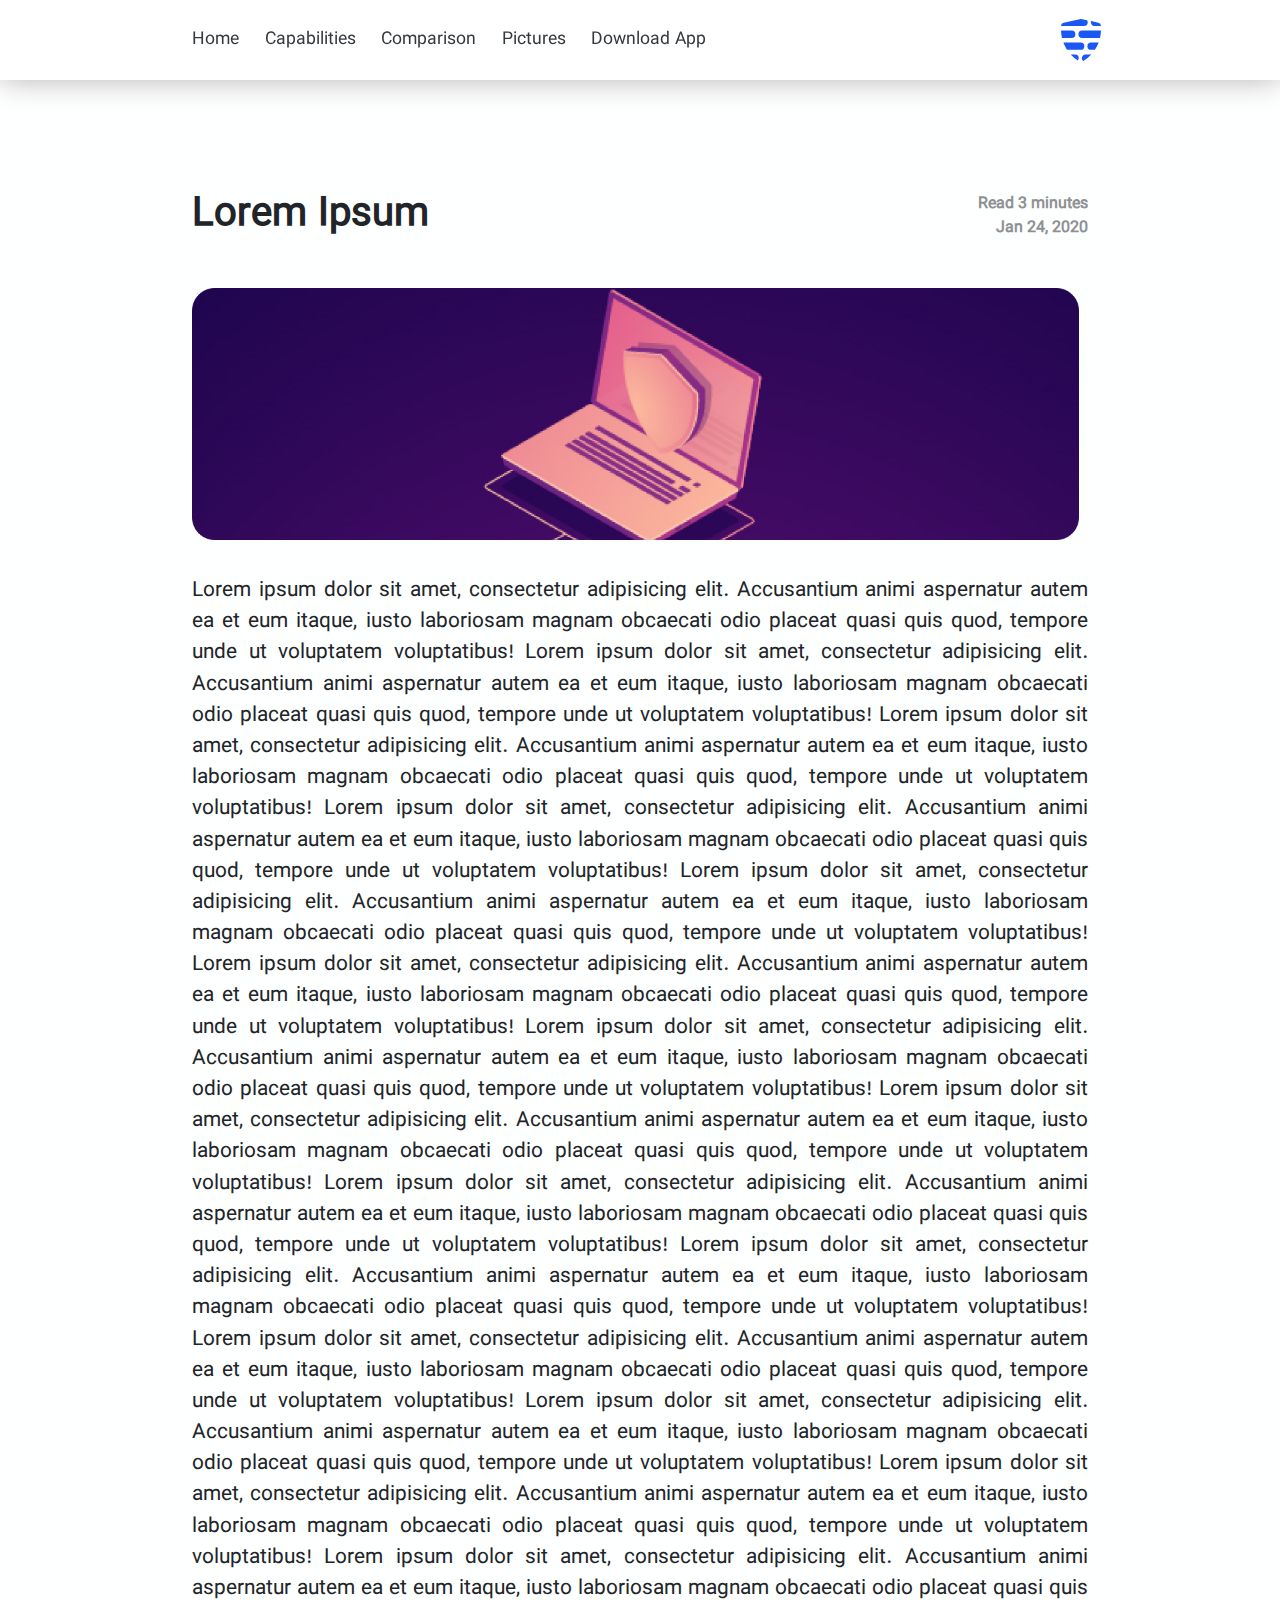
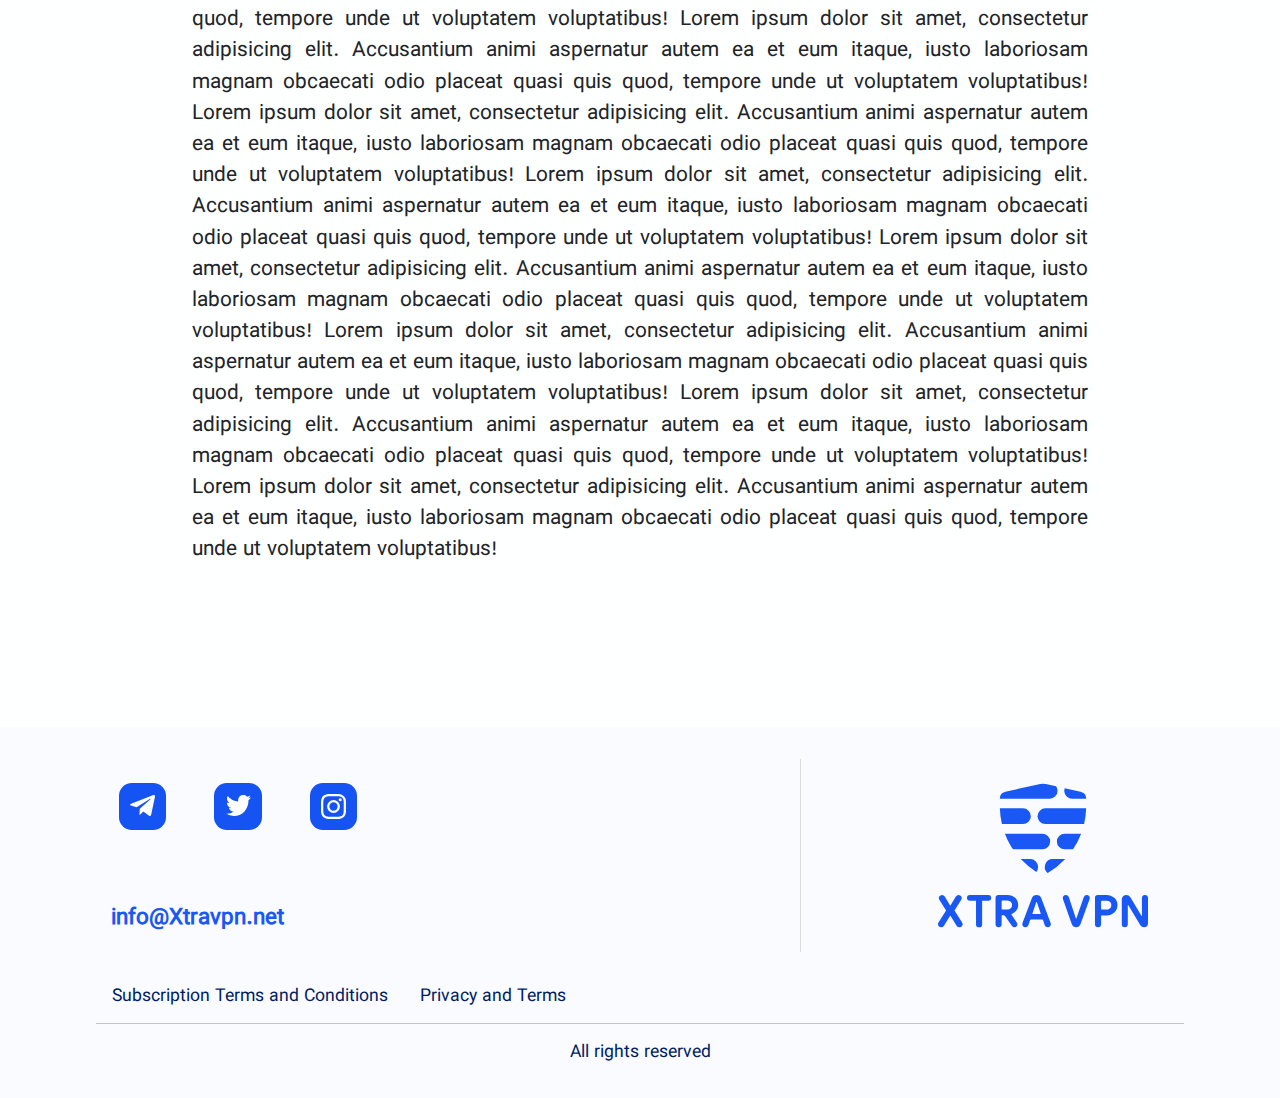
<file: Ltr/Blog.html>
<!DOCTYPE html>
<html lang="en">
<head>
	<title>Extra VPN</title>
	<!-- ~~~~~~~~~~ Meta Tags  ~~~~~~~~~~ -->
	<meta charset="UTF-8">
	<meta http-equiv="Content-Type" content="text/html; charset=UTF-8">
	<meta name="viewport" content="width=device-width, initial-scale=1, shrink-to-fit=no">
	<link rel="icon" href="assets/img/favicon.svg" type="image/svg+xml">
	<!-- ~~~~~~~~~~ Styles  ~~~~~~~~~~ -->
	<link rel="stylesheet" href="assets/css/bootstrap/bootstrap.css">
	<link rel="stylesheet" href="assets/css/Components.css">
	<link rel="stylesheet" href="assets/css/main.css">
	<link rel="stylesheet" href="assets/css/aos.css">
</head>
<body>
	<!-- ~~~~~~~~~~ Preloader Section  ~~~~~~~~~~ -->
	<div id="preloader" class="preloader-wrapper position-fixed">
		<div class="preloader">
			<div></div>
			<div></div>
			<div></div>
			<div></div>
		</div>
		<div class="preloader-text text-light">
			<span>
			Now Loading...
			</span>
		</div>
	</div>
	<!-- ~~~~~~~~~~  Header  ~~~~~~~~~~ -->
	<header>
		<!-- ~~~~~~~~~~ Navbar Section  ~~~~~~~~~~ -->
		<nav id="navbar" class="nav-mob-float position-fixed" style="padding: 0 14%;">
			<div class="nav-logo nav-logo-brand">
				<img src="assets/img/LogoNav.svg" alt="LogoNav">
			</div>
			<ul id="navlist">
				<li>
					<a href="index.html">Home</a>
				</li>
				<li>
					<a href="index.html#ability">Capabilities</a>
				</li>
				<li>
					<a href="index.html#price">Comparison</a>
				</li>
				<li>
					<a href="index.html#gallery">Pictures</a>
				</li>
				<li>
					<a href="index.html#download">Download App</a>
				</li>
			</ul>
		</nav>
		<!-- ~~~~~~~~~~ Head Section  ~~~~~~~~~~ -->
	</header>
	<!-- ~~~~~~~~~~  Blog  ~~~~~~~~~~ -->
	<section>
		<div class="blog">
			<div class="blog-head">
				<h1 class="shabnam-bold">Lorem Ipsum</h1>
				<p>
					Read 3 minutes<br>Jan 24, 2020
				</p>
			</div>
			<div class="blog-bg"></div>
			<div class="blog-content">
				Lorem ipsum dolor sit amet, consectetur adipisicing elit. Accusantium animi aspernatur autem ea et eum itaque, iusto laboriosam magnam obcaecati odio placeat quasi quis quod, tempore unde ut voluptatem voluptatibus! Lorem ipsum dolor sit amet, consectetur adipisicing elit. Accusantium animi aspernatur autem ea et eum itaque, iusto laboriosam magnam obcaecati odio placeat quasi quis quod, tempore unde ut voluptatem voluptatibus! Lorem ipsum dolor sit amet, consectetur adipisicing elit. Accusantium animi aspernatur autem ea et eum itaque, iusto laboriosam magnam obcaecati odio placeat quasi quis quod, tempore unde ut voluptatem voluptatibus! Lorem ipsum dolor sit amet, consectetur adipisicing elit. Accusantium animi aspernatur autem ea et eum itaque, iusto laboriosam magnam obcaecati odio placeat quasi quis quod, tempore unde ut voluptatem voluptatibus! Lorem ipsum dolor sit amet, consectetur adipisicing elit. Accusantium animi aspernatur autem ea et eum itaque, iusto laboriosam magnam obcaecati odio placeat quasi quis quod, tempore unde ut voluptatem voluptatibus! Lorem ipsum dolor sit amet, consectetur adipisicing elit. Accusantium animi aspernatur autem ea et eum itaque, iusto laboriosam magnam obcaecati odio placeat quasi quis quod, tempore unde ut voluptatem voluptatibus! Lorem ipsum dolor sit amet, consectetur adipisicing elit. Accusantium animi aspernatur autem ea et eum itaque, iusto laboriosam magnam obcaecati odio placeat quasi quis quod, tempore unde ut voluptatem voluptatibus!
				Lorem ipsum dolor sit amet, consectetur adipisicing elit. Accusantium animi aspernatur autem ea et eum itaque, iusto laboriosam magnam obcaecati odio placeat quasi quis quod, tempore unde ut voluptatem voluptatibus! Lorem ipsum dolor sit amet, consectetur adipisicing elit. Accusantium animi aspernatur autem ea et eum itaque, iusto laboriosam magnam obcaecati odio placeat quasi quis quod, tempore unde ut voluptatem voluptatibus! Lorem ipsum dolor sit amet, consectetur adipisicing elit. Accusantium animi aspernatur autem ea et eum itaque, iusto laboriosam magnam obcaecati odio placeat quasi quis quod, tempore unde ut voluptatem voluptatibus! Lorem ipsum dolor sit amet, consectetur adipisicing elit. Accusantium animi aspernatur autem ea et eum itaque, iusto laboriosam magnam obcaecati odio placeat quasi quis quod, tempore unde ut voluptatem voluptatibus! Lorem ipsum dolor sit amet, consectetur adipisicing elit. Accusantium animi aspernatur autem ea et eum itaque, iusto laboriosam magnam obcaecati odio placeat quasi quis quod, tempore unde ut voluptatem voluptatibus! Lorem ipsum dolor sit amet, consectetur adipisicing elit. Accusantium animi aspernatur autem ea et eum itaque, iusto laboriosam magnam obcaecati odio placeat quasi quis quod, tempore unde ut voluptatem voluptatibus! Lorem ipsum dolor sit amet, consectetur adipisicing elit. Accusantium animi aspernatur autem ea et eum itaque, iusto laboriosam magnam obcaecati odio placeat quasi quis quod, tempore unde ut voluptatem voluptatibus!
				Lorem ipsum dolor sit amet, consectetur adipisicing elit. Accusantium animi aspernatur autem ea et eum itaque, iusto laboriosam magnam obcaecati odio placeat quasi quis quod, tempore unde ut voluptatem voluptatibus! Lorem ipsum dolor sit amet, consectetur adipisicing elit. Accusantium animi aspernatur autem ea et eum itaque, iusto laboriosam magnam obcaecati odio placeat quasi quis quod, tempore unde ut voluptatem voluptatibus! Lorem ipsum dolor sit amet, consectetur adipisicing elit. Accusantium animi aspernatur autem ea et eum itaque, iusto laboriosam magnam obcaecati odio placeat quasi quis quod, tempore unde ut voluptatem voluptatibus! Lorem ipsum dolor sit amet, consectetur adipisicing elit. Accusantium animi aspernatur autem ea et eum itaque, iusto laboriosam magnam obcaecati odio placeat quasi quis quod, tempore unde ut voluptatem voluptatibus! Lorem ipsum dolor sit amet, consectetur adipisicing elit. Accusantium animi aspernatur autem ea et eum itaque, iusto laboriosam magnam obcaecati odio placeat quasi quis quod, tempore unde ut voluptatem voluptatibus! Lorem ipsum dolor sit amet, consectetur adipisicing elit. Accusantium animi aspernatur autem ea et eum itaque, iusto laboriosam magnam obcaecati odio placeat quasi quis quod, tempore unde ut voluptatem voluptatibus! Lorem ipsum dolor sit amet, consectetur adipisicing elit. Accusantium animi aspernatur autem ea et eum itaque, iusto laboriosam magnam obcaecati odio placeat quasi quis quod, tempore unde ut voluptatem voluptatibus!
			</div>
		</div>
	</section>
	<!-- ~~~~~~~~~~  Footer  ~~~~~~~~~~ -->
	<footer>
		<div class="footer-box">
			<div class="d-flex footer-content">
				<div class="col-xl-4 col-lg-4 col-md-4 d-flex justify-content-center p-0">
					<img class="footer-logo-text" src="assets/img/LogoText.svg" alt="LogoText">
				</div>
				<div class="text-logo-line"></div>
				<div class="col-lg-7 col-md-7">
					<div class="footer-logo">
						<a href="#">
							<img src="assets/img/telegram.svg" alt="telegram">
						</a>
						<a href="#">
							<img src="assets/img/twitter.svg" alt="twitter">
						</a>
						<a href="#">
							<img src="assets/img/instagram.svg" alt="instagram">
						</a>
					</div>
					<p class="footer-link-box">
						<a href="https://info@Xtravpn.net" class="footer-link shabnam-bold">info@Xtravpn.net</a>
					</p>
				</div>
			</div>
			<div class="footer-cond d-flex">
				<span><a href="#">Subscription Terms and Conditions</a></span>
				<span><a href="#">Privacy and Terms</a></span>
			</div>
			<div class="copy-right-box">
				<p class="text-center copy-right">All rights reserved</p>
			</div>
		</div>
	</footer>
	<script src="assets/js/jquery-3.4.1.min.js"></script>
	<script src="assets/js/bootstrap/bootstrap.js"></script>
	<script src="assets/js/aos.js"></script>
	<script src="assets/js/owl.carousel.js"></script>
	<script src="assets/js/init.js"></script>
</body>
</html>
</file>
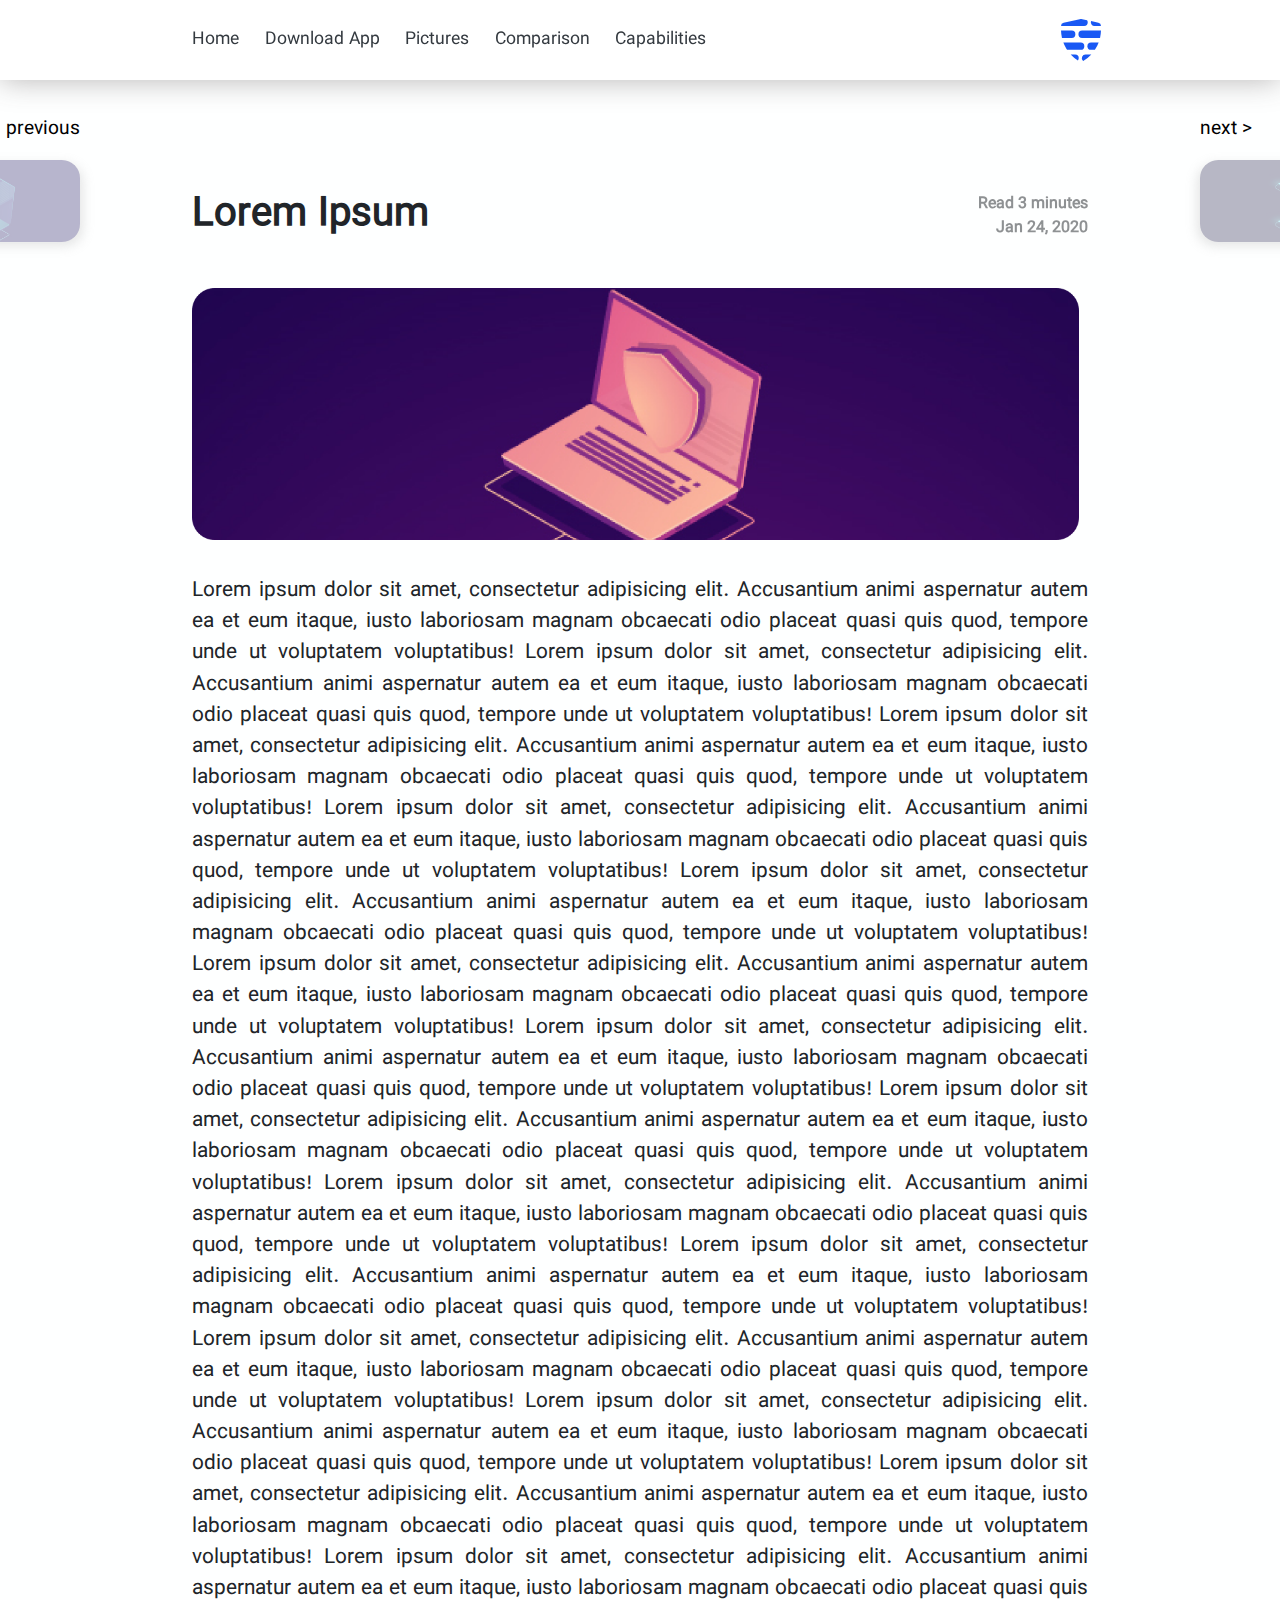
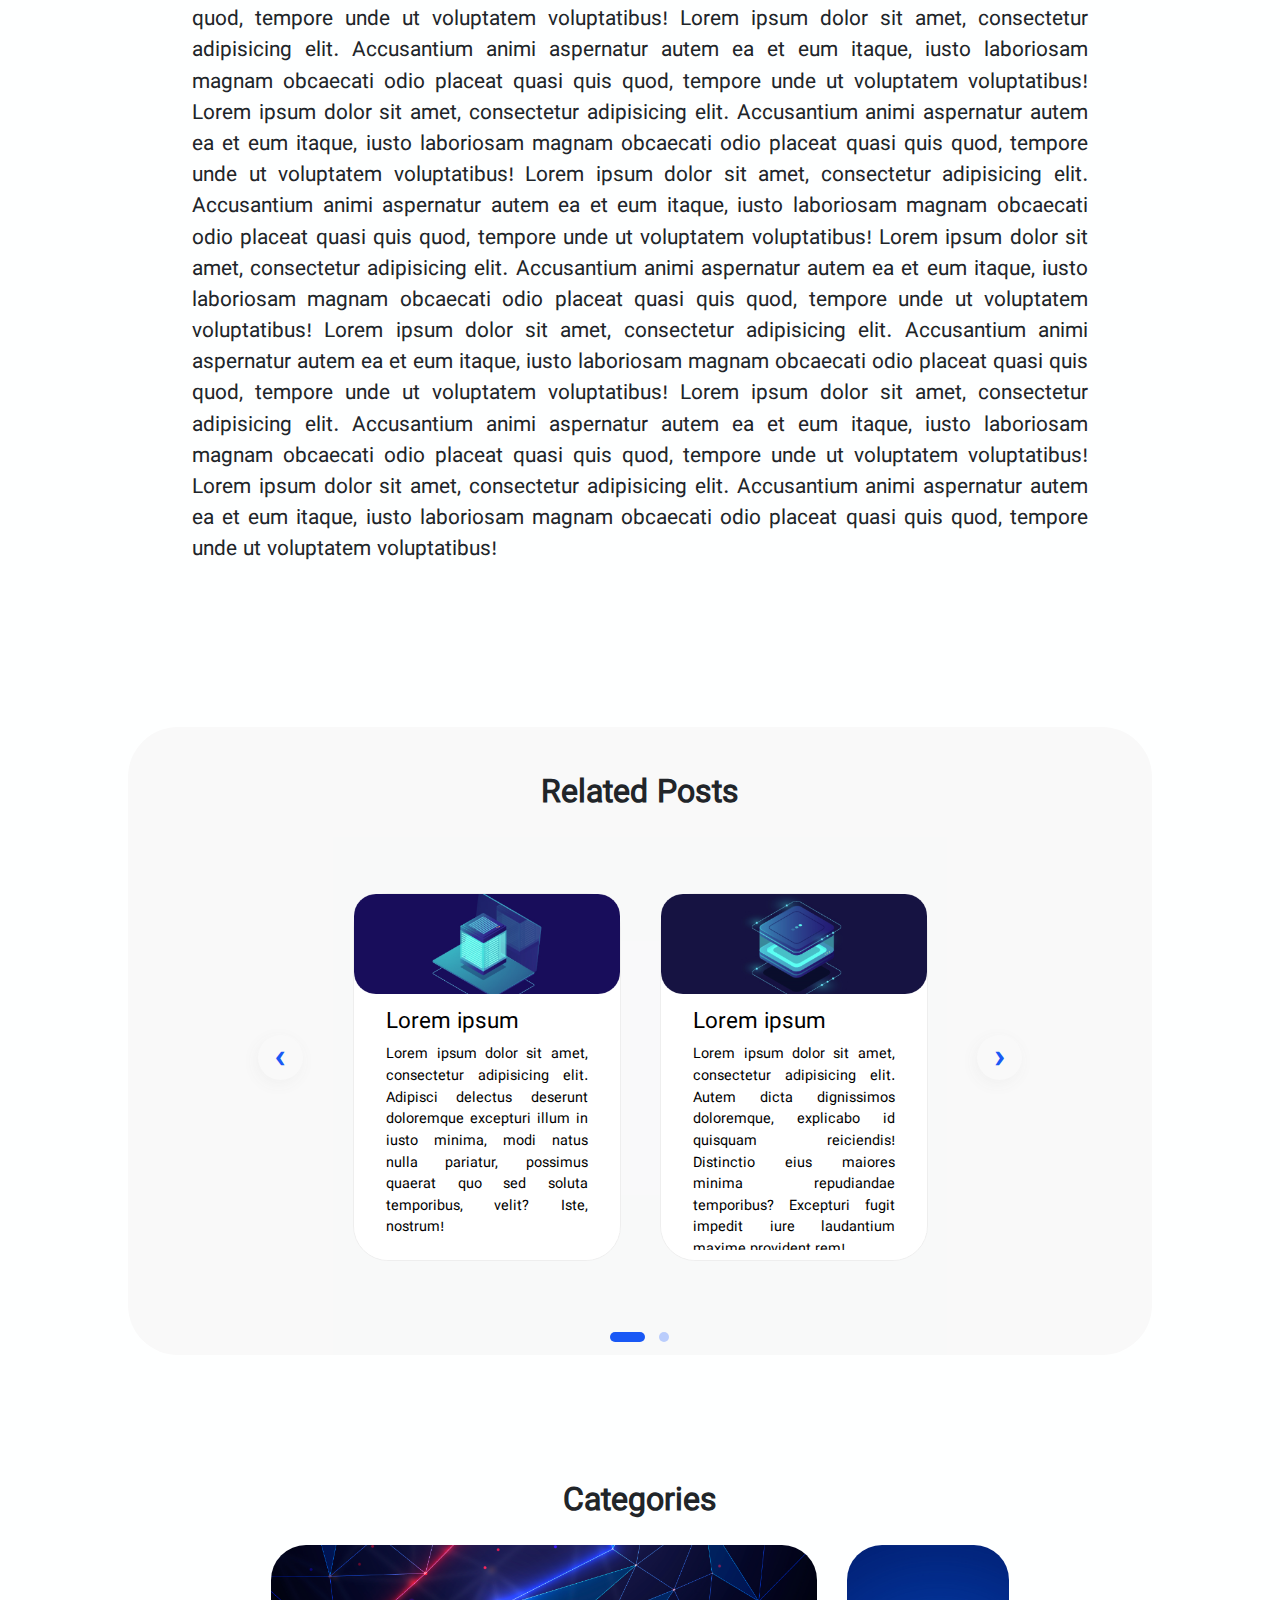
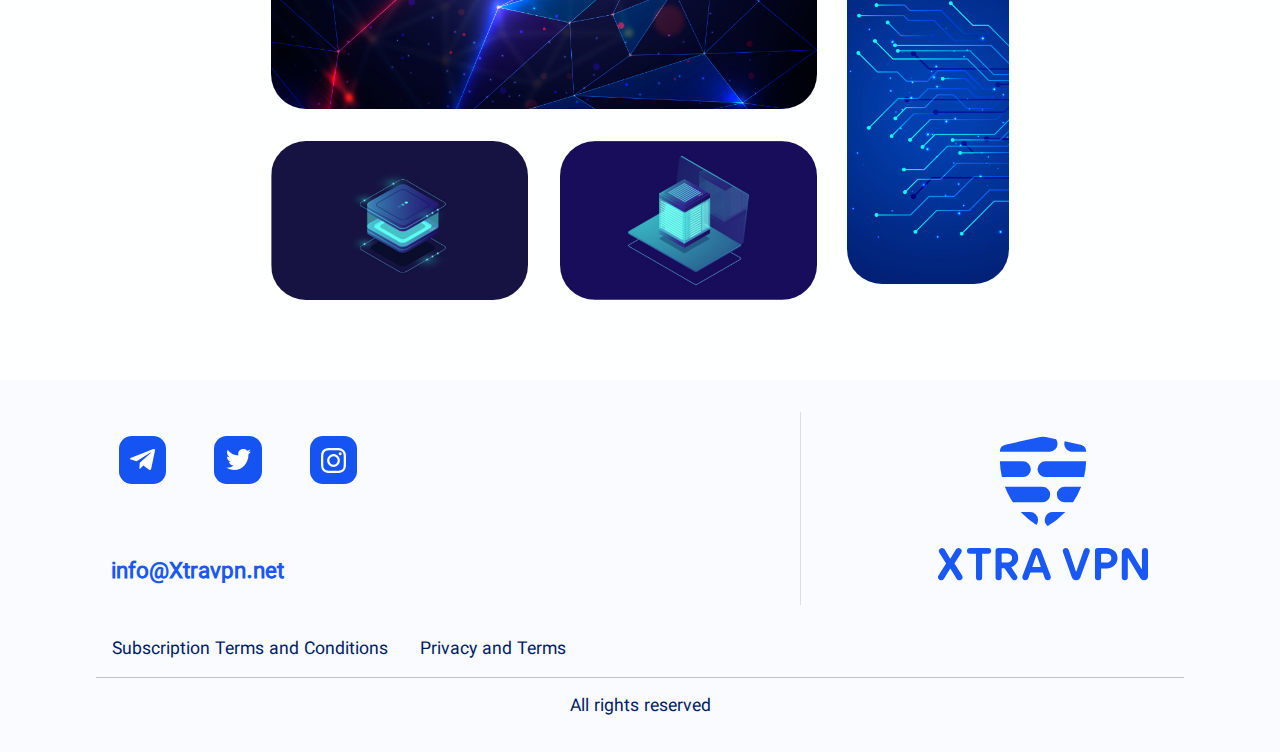
<file: Ltr/Blog2.html>
<!DOCTYPE html>
<html lang="en">
<head>
	<title>اکسترا وی پی ان</title>
	<!-- ~~~~~~~~~~ Meta Tags  ~~~~~~~~~~ -->
	<meta charset="UTF-8">
	<meta http-equiv="Content-Type" content="text/html; charset=UTF-8">
	<meta name="viewport" content="width=device-width, initial-scale=1, shrink-to-fit=no">
	<link rel="icon" href="assets/img/favicon.svg" type="image/svg+xml">
	<!-- ~~~~~~~~~~ Styles  ~~~~~~~~~~ -->
	<link rel="stylesheet" href="assets/css/bootstrap/bootstrap.css">
	<link rel="stylesheet" href="assets/css/Components.css">
	<link rel="stylesheet" href="assets/css/main.css">
	<link rel="stylesheet" href="assets/css/aos.css">
</head>
<body>
	<!-- ~~~~~~~~~~ Preloader Section  ~~~~~~~~~~ -->
	<div id="preloader" class="preloader-wrapper position-fixed">
		<div class="preloader">
			<div></div>
			<div></div>
			<div></div>
			<div></div>
		</div>
		<div class="preloader-text text-light">
			<span>
			در حال بارگزاری
			</span>
		</div>
	</div>
	<!-- ~~~~~~~~~~  Header  ~~~~~~~~~~ -->
	<header>
		<!-- ~~~~~~~~~~ Navbar Section  ~~~~~~~~~~ -->
		<nav id="navbar" class="nav-mob-float position-fixed" style="padding: 0 14%;">
			<div class="nav-logo nav-logo-brand">
				<img src="assets/img/LogoNav.svg" alt="LogoNav">
			</div>
			<ul id="navlist">
				<li>
					<a href="index.html">Home</a>
				</li>
				<li>
					<a href="index.html#download">Download App</a>
				</li>
				<li>
					<a href="index.html#gallery">Pictures</a>
				</li>
				<li>
					<a href="index.html#price">Comparison</a>
				</li>
				<li>
					<a href="index.html#ability">Capabilities</a>
				</li>
			</ul>
			<div class="float-nav-box nav-logo nav-logo-line">
				<div id="menu">
					<div class="float-nav-line float-nav-min"></div>
					<div class="float-nav-line float-nav-max"></div>
				</div>
			</div>
		</nav>
	</header>
	<!-- ~~~~~~~~~~  Link  ~~~~~~~~~~ -->
	<section>
		<div class="article-wrapper">
			<div class="article-box article-left">
				<a href="#">
					<p class="article-arrow left">
						<span><</span>
						previous
					</p>
					<img src="assets/img/swiper/1.png" class="article"  alt=""/>
				</a>
				<p class="article-preview">Lorem ipsum</p>
			</div>
			<div class="article-box article-right">
				<a href="#">
					<p class="article-arrow right">
						next
						<span>></span>
					</p>
					<img src="assets/img/swiper/2.png" class="article"  alt=""/>
				</a>
				<p class="article-preview">Lorem ipsum</p>
			</div>
		</div>
	</section>
	
	<!-- ~~~~~~~~~~  Blog  ~~~~~~~~~~ -->
	<section>
		<div class="blog">
			<div class="blog-head">
				<h1 class="shabnam-bold">Lorem Ipsum</h1>
				<p>
					Read 3 minutes<br>Jan 24, 2020
				</p>
			</div>
			<div class="blog-bg"></div>
			<div class="blog-content">
				Lorem ipsum dolor sit amet, consectetur adipisicing elit. Accusantium animi aspernatur autem ea et eum itaque, iusto laboriosam magnam obcaecati odio placeat quasi quis quod, tempore unde ut voluptatem voluptatibus! Lorem ipsum dolor sit amet, consectetur adipisicing elit. Accusantium animi aspernatur autem ea et eum itaque, iusto laboriosam magnam obcaecati odio placeat quasi quis quod, tempore unde ut voluptatem voluptatibus! Lorem ipsum dolor sit amet, consectetur adipisicing elit. Accusantium animi aspernatur autem ea et eum itaque, iusto laboriosam magnam obcaecati odio placeat quasi quis quod, tempore unde ut voluptatem voluptatibus! Lorem ipsum dolor sit amet, consectetur adipisicing elit. Accusantium animi aspernatur autem ea et eum itaque, iusto laboriosam magnam obcaecati odio placeat quasi quis quod, tempore unde ut voluptatem voluptatibus! Lorem ipsum dolor sit amet, consectetur adipisicing elit. Accusantium animi aspernatur autem ea et eum itaque, iusto laboriosam magnam obcaecati odio placeat quasi quis quod, tempore unde ut voluptatem voluptatibus! Lorem ipsum dolor sit amet, consectetur adipisicing elit. Accusantium animi aspernatur autem ea et eum itaque, iusto laboriosam magnam obcaecati odio placeat quasi quis quod, tempore unde ut voluptatem voluptatibus! Lorem ipsum dolor sit amet, consectetur adipisicing elit. Accusantium animi aspernatur autem ea et eum itaque, iusto laboriosam magnam obcaecati odio placeat quasi quis quod, tempore unde ut voluptatem voluptatibus!
				Lorem ipsum dolor sit amet, consectetur adipisicing elit. Accusantium animi aspernatur autem ea et eum itaque, iusto laboriosam magnam obcaecati odio placeat quasi quis quod, tempore unde ut voluptatem voluptatibus! Lorem ipsum dolor sit amet, consectetur adipisicing elit. Accusantium animi aspernatur autem ea et eum itaque, iusto laboriosam magnam obcaecati odio placeat quasi quis quod, tempore unde ut voluptatem voluptatibus! Lorem ipsum dolor sit amet, consectetur adipisicing elit. Accusantium animi aspernatur autem ea et eum itaque, iusto laboriosam magnam obcaecati odio placeat quasi quis quod, tempore unde ut voluptatem voluptatibus! Lorem ipsum dolor sit amet, consectetur adipisicing elit. Accusantium animi aspernatur autem ea et eum itaque, iusto laboriosam magnam obcaecati odio placeat quasi quis quod, tempore unde ut voluptatem voluptatibus! Lorem ipsum dolor sit amet, consectetur adipisicing elit. Accusantium animi aspernatur autem ea et eum itaque, iusto laboriosam magnam obcaecati odio placeat quasi quis quod, tempore unde ut voluptatem voluptatibus! Lorem ipsum dolor sit amet, consectetur adipisicing elit. Accusantium animi aspernatur autem ea et eum itaque, iusto laboriosam magnam obcaecati odio placeat quasi quis quod, tempore unde ut voluptatem voluptatibus! Lorem ipsum dolor sit amet, consectetur adipisicing elit. Accusantium animi aspernatur autem ea et eum itaque, iusto laboriosam magnam obcaecati odio placeat quasi quis quod, tempore unde ut voluptatem voluptatibus!
				Lorem ipsum dolor sit amet, consectetur adipisicing elit. Accusantium animi aspernatur autem ea et eum itaque, iusto laboriosam magnam obcaecati odio placeat quasi quis quod, tempore unde ut voluptatem voluptatibus! Lorem ipsum dolor sit amet, consectetur adipisicing elit. Accusantium animi aspernatur autem ea et eum itaque, iusto laboriosam magnam obcaecati odio placeat quasi quis quod, tempore unde ut voluptatem voluptatibus! Lorem ipsum dolor sit amet, consectetur adipisicing elit. Accusantium animi aspernatur autem ea et eum itaque, iusto laboriosam magnam obcaecati odio placeat quasi quis quod, tempore unde ut voluptatem voluptatibus! Lorem ipsum dolor sit amet, consectetur adipisicing elit. Accusantium animi aspernatur autem ea et eum itaque, iusto laboriosam magnam obcaecati odio placeat quasi quis quod, tempore unde ut voluptatem voluptatibus! Lorem ipsum dolor sit amet, consectetur adipisicing elit. Accusantium animi aspernatur autem ea et eum itaque, iusto laboriosam magnam obcaecati odio placeat quasi quis quod, tempore unde ut voluptatem voluptatibus! Lorem ipsum dolor sit amet, consectetur adipisicing elit. Accusantium animi aspernatur autem ea et eum itaque, iusto laboriosam magnam obcaecati odio placeat quasi quis quod, tempore unde ut voluptatem voluptatibus! Lorem ipsum dolor sit amet, consectetur adipisicing elit. Accusantium animi aspernatur autem ea et eum itaque, iusto laboriosam magnam obcaecati odio placeat quasi quis quod, tempore unde ut voluptatem voluptatibus!
			</div>
		</div>
	</section>
	
	<!-- ~~~~~~~~~~  Related  ~~~~~~~~~~ -->
	<section>
		<div class="owl-blog-wrapper mb-5rem">
			<h3 class="main-heading">Related Posts</h3>
			<div class="owl-carousel owl-theme owl-nav owl-dot owl-blog">
				<div class="item">
					<a href="Blog.html">
						<img src="assets/img/swiper/1.png" alt="blog-1">
						<div>
							<h3>Lorem ipsum</h3>
							<p>Lorem ipsum dolor sit amet, consectetur adipisicing elit. Adipisci delectus deserunt doloremque excepturi illum in iusto minima, modi natus nulla pariatur, possimus quaerat quo sed soluta temporibus, velit? Iste, nostrum!</p>
						</div>
					</a>
				</div>
				<div class="item">
					<a href="Blog.html">
						<img src="assets/img/swiper/2.png" alt="blog-2">
						<div>
							<h3>Lorem ipsum</h3>
							<p>Lorem ipsum dolor sit amet, consectetur adipisicing elit. Autem dicta dignissimos doloremque, explicabo id quisquam reiciendis! Distinctio eius maiores minima repudiandae temporibus? Excepturi fugit impedit iure laudantium maxime provident rem!</p>
						</div>
					</a>
				</div>
				<div class="item">
					<a href="Blog.html">
						<img src="assets/img/swiper/3.png" alt="blog-3">
						<div>
							<h3>Lorem ipsum</h3>
							<p>Lorem ipsum dolor sit amet, consectetur adipisicing elit. Aliquam amet beatae exercitationem facilis, nihil nobis quo quod voluptates! Ad aspernatur assumenda consectetur dolor dolores error odio officia quia quidem totam?</p>
						</div>
					</a>
				</div>
			</div>
		</div>
	</section>
	
	<!-- ~~~~~~~~~~  Category  ~~~~~~~~~~ -->
	<section>
		<div class="category-wrapper mb-5rem">
			<h3 class="main-heading">Categories</h3>
			<div class="category-box d-flex justify-content-center align-content-center">
				<div class="col-9 d-flex justify-content-center align-content-center flex-column cat-left">
					<div class="mb-3 position-relative overflow-hidden cat-item">
						<a href="#">
							<picture>
								<source media="(min-width:1200px)" srcset="assets/img/category/4.png">
								<img src="assets/img/category/mob4.png" alt="">
							</picture>
							<div class="rect">
								<p>
									Lorem ipsum
								</p>
							</div>
						</a>
					</div>
					<div class="d-flex justify-content-center align-content-center pt-3 cat-min-box">
						<div class="mr-3 position-relative overflow-hidden cat-item">
							<a href="#">
								<picture>
									<source media="(min-width:1200px)" srcset="assets/img/category/1.png">
									<img src="assets/img/category/mob1.png" alt="">
								</picture>
								<div class="rect">
									<p>
										Lorem ipsum
									</p>
								</div>
							</a>
						</div>
						<div class="ml-3 position-relative overflow-hidden cat-item">
							<a href="#">
								<picture>
									<source media="(min-width:1200px)" srcset="assets/img/category/2.png">
									<img src="assets/img/category/mob2.png" alt="">
								</picture>
								<div class="rect">
									<p>
										Lorem ipsum
									</p>
								</div>
							</a>
						</div>
					</div>
				</div>
				<div class="col-3 cat-right">
					<div class="position-relative overflow-hidden cat-item">
						<a href="#">
							<picture>
								<source media="(min-width:1200px)" srcset="assets/img/category/3.png">
								<img src="assets/img/category/mob3.png" alt="">
							</picture>
							<div class="rect">
								<p>
									Lorem ipsum
								</p>
							</div>
						</a>
					</div>
				</div>
			</div>
		</div>
	</section>
	
	<!-- ~~~~~~~~~~  Footer  ~~~~~~~~~~ -->
	<footer>
		<div class="footer-box">
			<div class="d-flex footer-content">
				<div class="col-xl-4 col-lg-4 col-md-4 d-flex justify-content-center p-0">
					<img class="footer-logo-text" src="assets/img/LogoText.svg" alt="LogoText">
				</div>
				<div class="text-logo-line"></div>
				<div class="col-lg-7 col-md-7">
					<div class="footer-logo">
						<a href="#">
							<img src="assets/img/telegram.svg" alt="telegram">
						</a>
						<a href="#">
							<img src="assets/img/twitter.svg" alt="twitter">
						</a>
						<a href="#">
							<img src="assets/img/instagram.svg" alt="instagram">
						</a>
					</div>
					<p class="footer-link-box">
						<a href="https://info@Xtravpn.net" class="footer-link shabnam-bold">info@Xtravpn.net</a>
					</p>
				</div>
			</div>
			<div class="footer-cond d-flex">
				<span><a href="#">Subscription Terms and Conditions</a></span>
				<span><a href="#">Privacy and Terms</a></span>
			</div>
			<div class="copy-right-box">
				<p class="text-center copy-right">All rights reserved</p>
			</div>
		</div>
	</footer>
	<script src="assets/js/jquery-3.4.1.min.js"></script>
	<script src="assets/js/bootstrap/bootstrap.js"></script>
	<script src="assets/js/aos.js"></script>
	<script src="assets/js/owl.carousel.js"></script>
	<script src="assets/js/init.js"></script>
</body>
</html>
</file>
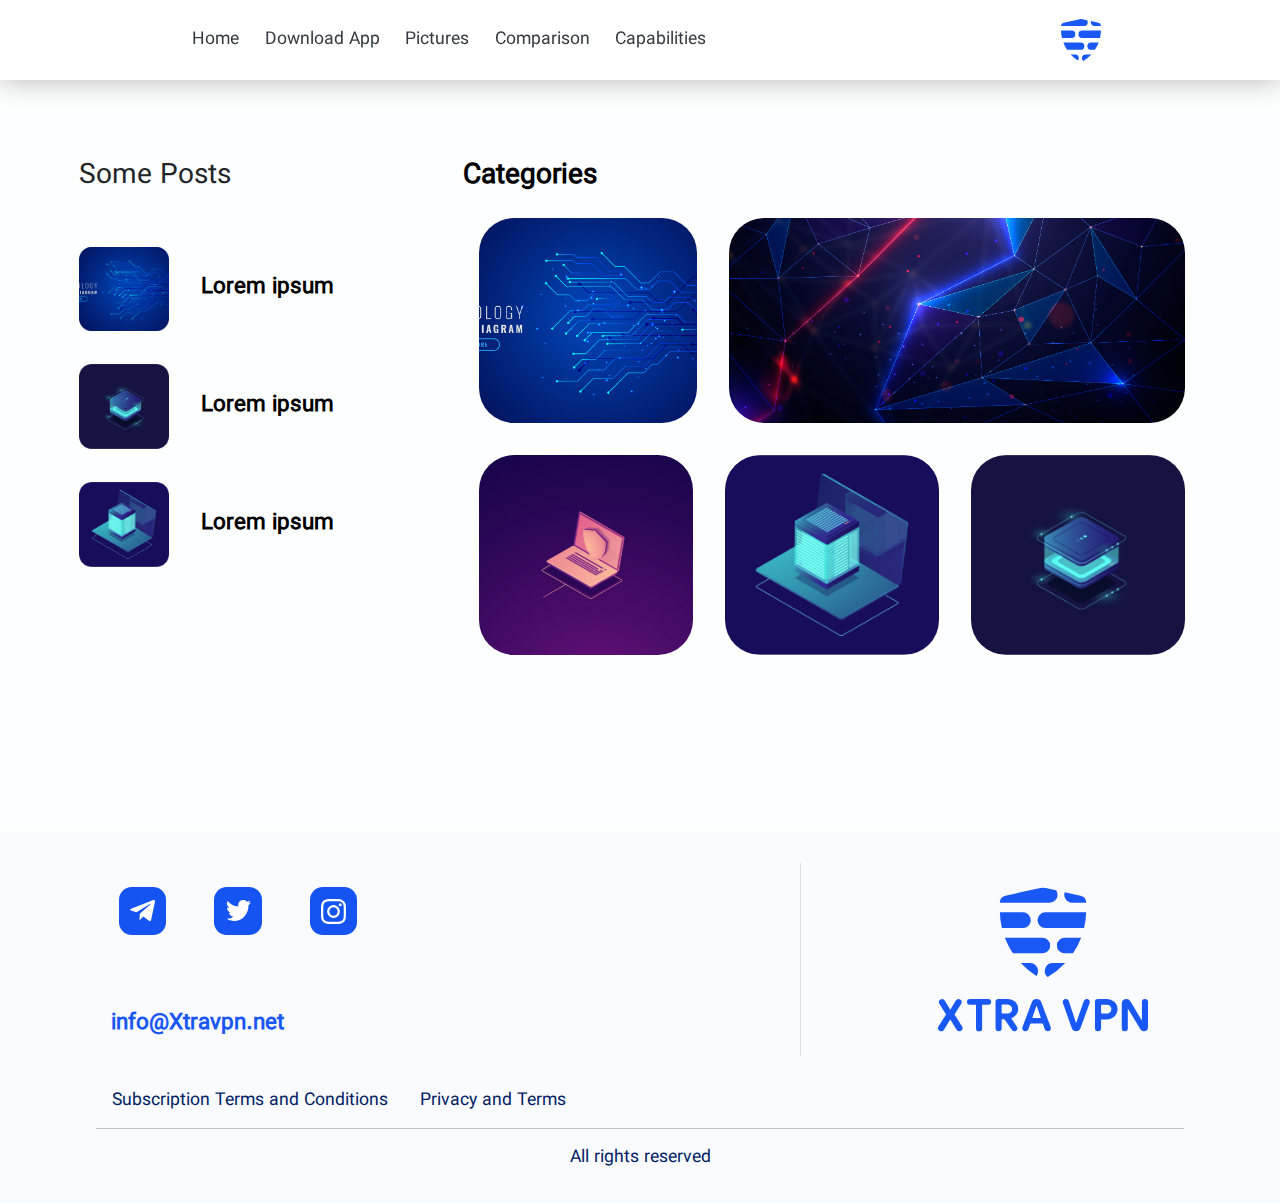
<file: Ltr/Category.html>
<!DOCTYPE html>
<html lang="en">
<head>
	<title>اکسترا وی پی ان</title>
	<!-- ~~~~~~~~~~ Meta Tags  ~~~~~~~~~~ -->
	<meta charset="UTF-8">
	<meta http-equiv="Content-Type" content="text/html; charset=UTF-8">
	<meta name="viewport" content="width=device-width, initial-scale=1, shrink-to-fit=no">
	<link rel="icon" href="assets/img/favicon.svg" type="image/svg+xml">
	<!-- ~~~~~~~~~~ Styles  ~~~~~~~~~~ -->
	<link rel="stylesheet" href="assets/css/bootstrap/bootstrap.css">
	<link rel="stylesheet" href="assets/css/Components.css">
	<link rel="stylesheet" href="assets/css/main.css">
	<link rel="stylesheet" href="assets/css/aos.css">
</head>
<body>
	<!-- ~~~~~~~~~~ Preloader Section  ~~~~~~~~~~ -->
	<div id="preloader" class="preloader-wrapper position-fixed">
		<div class="preloader">
			<div></div>
			<div></div>
			<div></div>
			<div></div>
		</div>
		<div class="preloader-text text-light">
			<span>
			در حال بارگزاری
			</span>
		</div>
	</div>
	<!-- ~~~~~~~~~~  Header  ~~~~~~~~~~ -->
	<header>
		<!-- ~~~~~~~~~~ Navbar Section  ~~~~~~~~~~ -->
		<nav id="navbar" class="nav-mob-float position-fixed" style="padding: 0 14%;">
			<div class="nav-logo nav-logo-brand">
				<img src="assets/img/LogoNav.svg" alt="LogoNav">
			</div>
			<ul id="navlist">
				<li>
					<a href="index.html">Home</a>
				</li>
				<li>
					<a href="index.html#download">Download App</a>
				</li>
				<li>
					<a href="index.html#gallery">Pictures</a>
				</li>
				<li>
					<a href="index.html#price">Comparison</a>
				</li>
				<li>
					<a href="index.html#ability">Capabilities</a>
				</li>
			</ul>
			<div class="float-nav-box nav-logo nav-logo-line">
				<div id="menu">
					<div class="float-nav-line float-nav-min"></div>
					<div class="float-nav-line float-nav-max"></div>
				</div>
			</div>
		</nav>
	</header>
	<!-- ~~~~~~~~~~  Category  ~~~~~~~~~~ -->
	<section>
		<div class="cateory">
			<div class="col-lg-8 col-md-8 col-sm-10">
				<h3 class="main-cat-heading">Categories</h3>
				<div class="main-cat">
					<div class="main-cat-box">
						<div class="main-cat-item">
							<a href="#">
								<picture>
									<source media="(min-width: 767px)" srcset="assets/img/category/box-wide.png">
									<img class="main-cat-img" src="assets/img/category/mob-cat4.png">
								</picture>
								<div class="rect">
									<p>
										Lorem ipsum
									</p>
								</div>
							</a>
						</div>
						<div class="main-cat-item">
							<a href="#">
								<picture>
									<source media="(min-width: 767px)" srcset="assets/img/category/box1.png">
									<img class="main-cat-img" src="assets/img/category/mob-cat4.png">
								</picture>
								<div class="rect">
									<p>
										Lorem ipsum
									</p>
								</div>
							</a>
						</div>
					</div>
					<div class="main-cat-box">
						<div class="main-cat-item">
							<a href="#">
								<picture>
									<source media="(min-width: 767px)" srcset="assets/img/category/box2.png">
									<img class="main-cat-img" src="assets/img/category/mob-cat2.png">
								</picture>
								<div class="rect">
									<p>
										Lorem ipsum
									</p>
								</div>
							</a>
						</div>
						<div class="main-cat-item">
							<a href="#">
								<picture>
									<source media="(min-width: 767px)" srcset="assets/img/category/box3.png">
									<img class="main-cat-img" src="assets/img/category/mob-cat3.png">
								</picture>
								<div class="rect">
									<p>
										Lorem ipsum
									</p>
								</div>
							</a>
						</div>
						<div class="main-cat-item">
							<a href="#">
								<picture>
									<source media="(min-width: 767px)" srcset="assets/img/category/box4.png">
									<img class="main-cat-img" src="assets/img/category/mob-cat4.png">
								</picture>
								<div class="rect">
									<p>
										Lorem ipsum
									</p>
								</div>
							</a>
						</div>
					</div>
				</div>
			</div>
			<div class="some-post-main col-lg-4 col-md-4 col-sm-10">
				<h3 class="some-post-heading">Some Posts</h3>
				<div class="some-post">
					<div class="some-post-item">
						<a href="#">
							<p class="some-post-text">Lorem ipsum</p>
							<img class="some-post-img" src="assets/img/category/box1.png" alt="">
						</a>
					</div>
					<div class="some-post-item">
						<a href="#">
							<p class="some-post-text">Lorem ipsum</p>
							<img class="some-post-img" src="assets/img/category/box2.png" alt="">
						</a>
					</div>
					<div class="some-post-item">
						<a href="#">
							<p class="some-post-text">Lorem ipsum</p>
							<img class="some-post-img" src="assets/img/category/box3.png" alt="">
						</a>
					</div>
				</div>
			</div>
		</div>
	</section>
	<!-- ~~~~~~~~~~  Footer  ~~~~~~~~~~ -->
	<footer>
		<div class="footer-box">
			<div class="d-flex footer-content">
				<div class="col-xl-4 col-lg-4 col-md-4 d-flex justify-content-center p-0">
					<img class="footer-logo-text" src="assets/img/LogoText.svg" alt="LogoText">
				</div>
				<div class="text-logo-line"></div>
				<div class="col-lg-7 col-md-7">
					<div class="footer-logo">
						<a href="#">
							<img src="assets/img/telegram.svg" alt="telegram">
						</a>
						<a href="#">
							<img src="assets/img/twitter.svg" alt="twitter">
						</a>
						<a href="#">
							<img src="assets/img/instagram.svg" alt="instagram">
						</a>
					</div>
					<p class="footer-link-box">
						<a href="https://info@Xtravpn.net" class="footer-link shabnam-bold">info@Xtravpn.net</a>
					</p>
				</div>
			</div>
			<div class="footer-cond d-flex">
				<span><a href="#">Subscription Terms and Conditions</a></span>
				<span><a href="#">Privacy and Terms</a></span>
			</div>
			<div class="copy-right-box">
				<p class="text-center copy-right">All rights reserved</p>
			</div>
		</div>
	</footer>
	<script src="assets/js/jquery-3.4.1.min.js"></script>
	<script src="assets/js/bootstrap/bootstrap.js"></script>
	<script src="assets/js/aos.js"></script>
	<script src="assets/js/owl.carousel.js"></script>
	<script src="assets/js/init.js"></script>
</body>
</html>
</file>
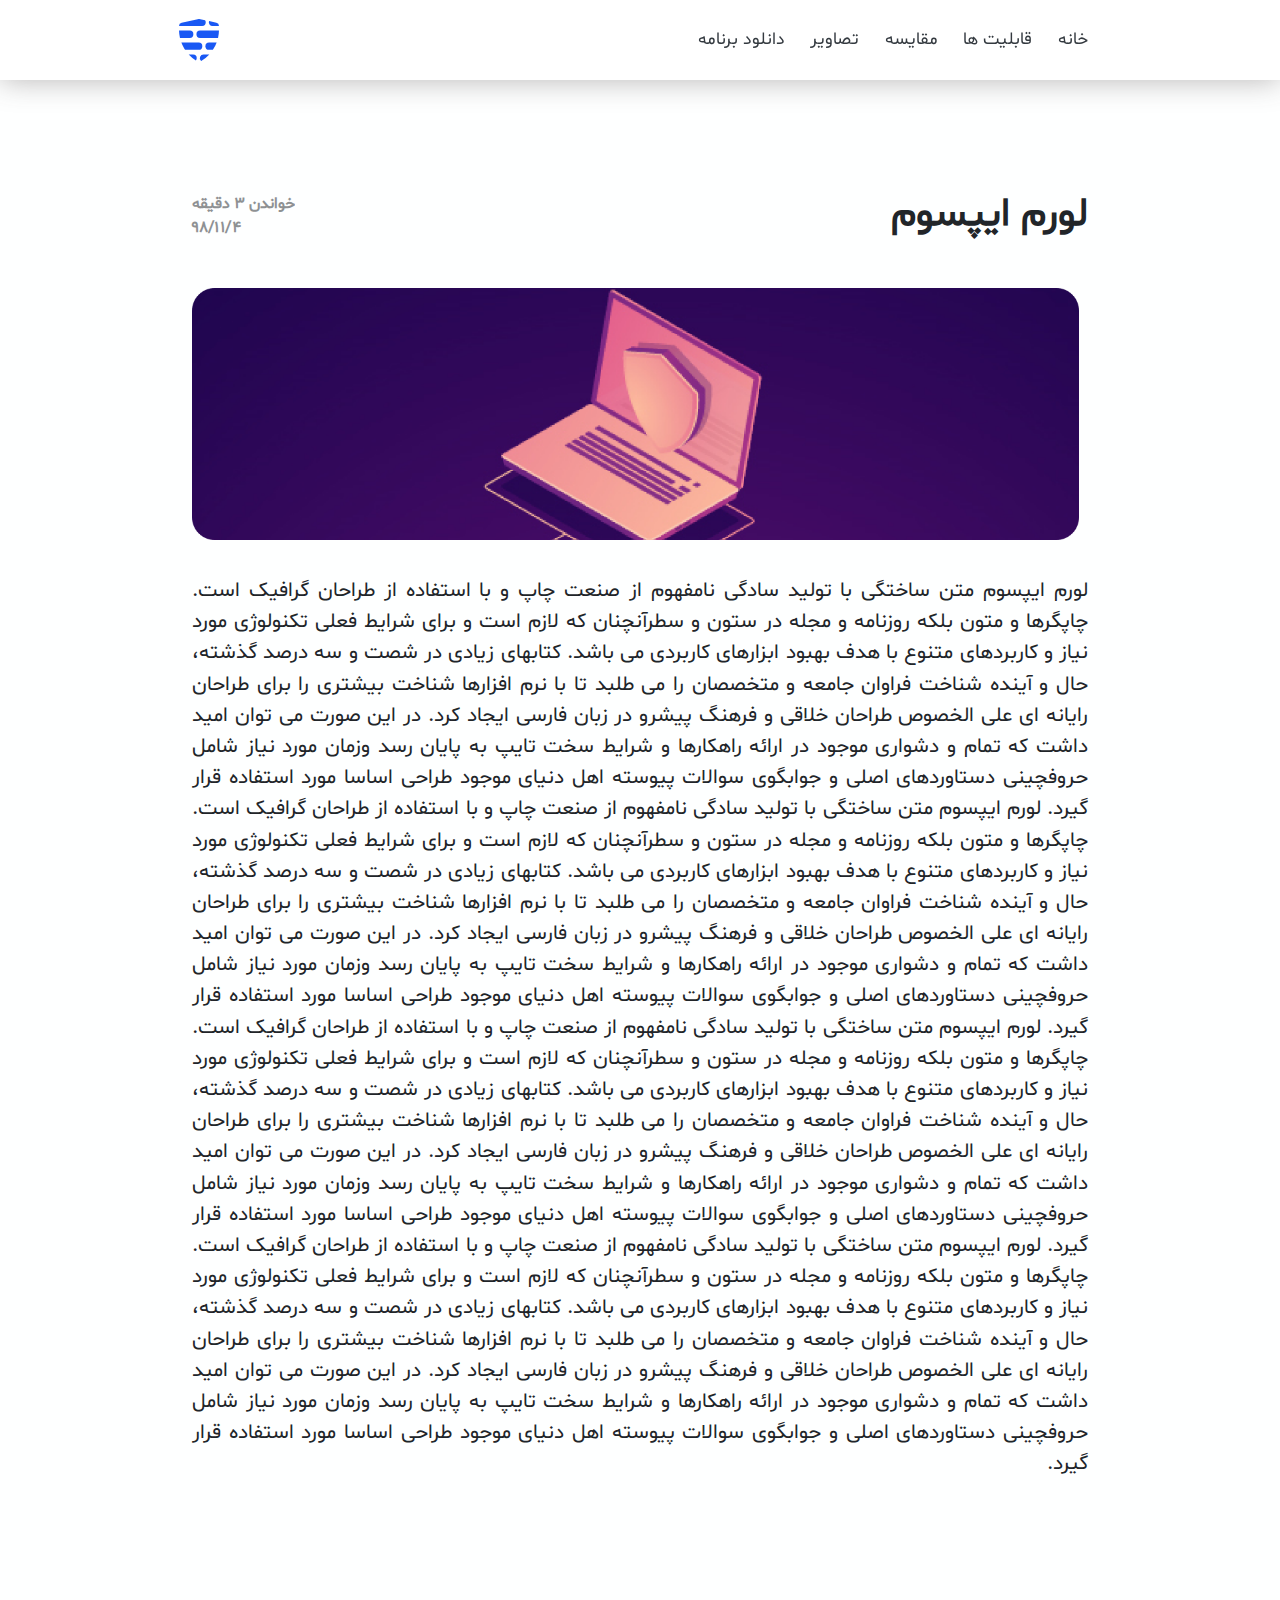
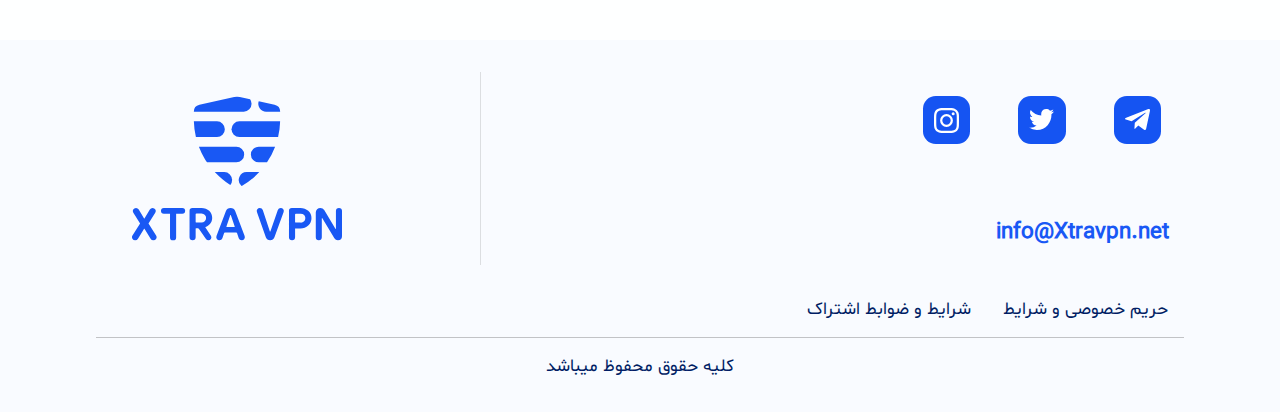
<file: Rtl/Blog.html>
<!DOCTYPE html>
<html lang="en">
<head>
	<title>اکسترا وی پی ان</title>
	<!-- ~~~~~~~~~~ Meta Tags  ~~~~~~~~~~ -->
	<meta charset="UTF-8">
	<meta http-equiv="Content-Type" content="text/html; charset=UTF-8">
	<meta name="viewport" content="width=device-width, initial-scale=1, shrink-to-fit=no">
	<link rel="icon" href="assets/img/favicon.svg" type="image/svg+xml">
	<!-- ~~~~~~~~~~ Styles  ~~~~~~~~~~ -->
	<link rel="stylesheet" href="assets/css/bootstrap/bootstrap.css">
	<link rel="stylesheet" href="assets/css/Components.css">
	<link rel="stylesheet" href="assets/css/main.css">
	<link rel="stylesheet" href="assets/css/aos.css">
</head>
<body>
	<!-- ~~~~~~~~~~ Preloader Section  ~~~~~~~~~~ -->
	<div id="preloader" class="preloader-wrapper position-fixed">
		<div class="preloader">
			<div></div>
			<div></div>
			<div></div>
			<div></div>
		</div>
		<div class="preloader-text text-light">
			<span>
			در حال بارگزاری
			</span>
		</div>
	</div>
	<!-- ~~~~~~~~~~  Header  ~~~~~~~~~~ -->
	<header>
		<!-- ~~~~~~~~~~ Navbar Section  ~~~~~~~~~~ -->
		<nav id="navbar" class="nav-mob-float position-fixed" style="padding: 0 14%;">
			<div class="nav-logo nav-logo-brand">
				<img src="assets/img/LogoNav.svg" alt="LogoNav">
			</div>
			<ul id="navlist">
				<li>
					<a href="index.html">خانه</a>
				</li>
				<li>
					<a href="index.html#ability">قابلیت ها</a>
				</li>
				<li>
					<a href="index.html#price">مقایسه</a>
				</li>
				<li>
					<a href="index.html#gallery">تصاویر</a>
				</li>
				<li>
					<a href="index.html#download">دانلود برنامه</a>
				</li>
			</ul>
			<div class="float-nav-box nav-logo nav-logo-line">
				<div id="menu">
					<div class="float-nav-line float-nav-min"></div>
					<div class="float-nav-line float-nav-max"></div>
				</div>
			</div>
		</nav>
	</header>
	<!-- ~~~~~~~~~~  Blog  ~~~~~~~~~~ -->
	<section>
		<div class="blog">
			<div class="blog-head">
				<h1 class="shabnam-bold">لورم ایپسوم</h1>
				<p>
					خواندن ۳ دقیقه <br>۹۸/۱۱/۴
				</p>
			</div>
			<div class="blog-bg"></div>
			<div class="blog-content">
				لورم ایپسوم متن ساختگی با تولید سادگی نامفهوم از صنعت چاپ و با استفاده از طراحان گرافیک است. چاپگرها و متون بلکه روزنامه و مجله در ستون و سطرآنچنان که لازم است و برای شرایط فعلی تکنولوژی مورد نیاز و کاربردهای متنوع با هدف بهبود ابزارهای کاربردی می باشد. کتابهای زیادی در شصت و سه درصد گذشته، حال و آینده شناخت فراوان جامعه و متخصصان را می طلبد تا با نرم افزارها شناخت بیشتری را برای طراحان رایانه ای علی الخصوص طراحان خلاقی و فرهنگ پیشرو در زبان فارسی ایجاد کرد. در این صورت می توان امید داشت که تمام و دشواری موجود در ارائه راهکارها و شرایط سخت تایپ به پایان رسد وزمان مورد نیاز شامل حروفچینی دستاوردهای اصلی و جوابگوی سوالات پیوسته اهل دنیای موجود طراحی اساسا مورد استفاده قرار گیرد.
				
				لورم ایپسوم متن ساختگی با تولید سادگی نامفهوم از صنعت چاپ و با استفاده از طراحان گرافیک است. چاپگرها و متون بلکه روزنامه و مجله در ستون و سطرآنچنان که لازم است و برای شرایط فعلی تکنولوژی مورد نیاز و کاربردهای متنوع با هدف بهبود ابزارهای کاربردی می باشد. کتابهای زیادی در شصت و سه درصد گذشته، حال و آینده شناخت فراوان جامعه و متخصصان را می طلبد تا با نرم افزارها شناخت بیشتری را برای طراحان رایانه ای علی الخصوص طراحان خلاقی و فرهنگ پیشرو در زبان فارسی ایجاد کرد. در این صورت می توان امید داشت که تمام و دشواری موجود در ارائه راهکارها و شرایط سخت تایپ به پایان رسد وزمان مورد نیاز شامل حروفچینی دستاوردهای اصلی و جوابگوی سوالات پیوسته اهل دنیای موجود طراحی اساسا مورد استفاده قرار گیرد.
				
				لورم ایپسوم متن ساختگی با تولید سادگی نامفهوم از صنعت چاپ و با استفاده از طراحان گرافیک است. چاپگرها و متون بلکه روزنامه و مجله در ستون و سطرآنچنان که لازم است و برای شرایط فعلی تکنولوژی مورد نیاز و کاربردهای متنوع با هدف بهبود ابزارهای کاربردی می باشد. کتابهای زیادی در شصت و سه درصد گذشته، حال و آینده شناخت فراوان جامعه و متخصصان را می طلبد تا با نرم افزارها شناخت بیشتری را برای طراحان رایانه ای علی الخصوص طراحان خلاقی و فرهنگ پیشرو در زبان فارسی ایجاد کرد. در این صورت می توان امید داشت که تمام و دشواری موجود در ارائه راهکارها و شرایط سخت تایپ به پایان رسد وزمان مورد نیاز شامل حروفچینی دستاوردهای اصلی و جوابگوی سوالات پیوسته اهل دنیای موجود طراحی اساسا مورد استفاده قرار گیرد.
				
				لورم ایپسوم متن ساختگی با تولید سادگی نامفهوم از صنعت چاپ و با استفاده از طراحان گرافیک است. چاپگرها و متون بلکه روزنامه و مجله در ستون و سطرآنچنان که لازم است و برای شرایط فعلی تکنولوژی مورد نیاز و کاربردهای متنوع با هدف بهبود ابزارهای کاربردی می باشد. کتابهای زیادی در شصت و سه درصد گذشته، حال و آینده شناخت فراوان جامعه و متخصصان را می طلبد تا با نرم افزارها شناخت بیشتری را برای طراحان رایانه ای علی الخصوص طراحان خلاقی و فرهنگ پیشرو در زبان فارسی ایجاد کرد. در این صورت می توان امید داشت که تمام و دشواری موجود در ارائه راهکارها و شرایط سخت تایپ به پایان رسد وزمان مورد نیاز شامل حروفچینی دستاوردهای اصلی و جوابگوی سوالات پیوسته اهل دنیای موجود طراحی اساسا مورد استفاده قرار گیرد.
			</div>
		</div>
	</section>
	<!-- ~~~~~~~~~~  Footer  ~~~~~~~~~~ -->
	<footer>
		<div class="footer-box">
			<div class="d-flex footer-content">
				<div class="col-xl-4 col-lg-4 col-md-4 d-flex justify-content-center p-0">
					<img class="footer-logo-text" src="assets/img/LogoText.svg" alt="LogoText">
				</div>
				<div class="text-logo-line"></div>
				<div class="col-lg-7 col-md-7 d-right">
					<div class="footer-logo">
						<a href="#">
							<img src="assets/img/telegram.svg" alt="telegram">
						</a>
						<a href="#">
							<img src="assets/img/twitter.svg" alt="twitter">
						</a>
						<a href="#">
							<img src="assets/img/instagram.svg" alt="instagram">
						</a>
					</div>
					<p class="footer-link-box">
						<a href="https://info@Xtravpn.net" class="footer-link shabnam-bold">info@Xtravpn.net</a>
					</p>
				</div>
			</div>
			<div class="footer-cond d-flex">
				<span><a href="#">شرایط و ضوابط اشتراک</a></span>
				<span><a href="#">حریم خصوصی و شرایط</a></span>
			</div>
			<div class="copy-right-box">
				<p class="text-center copy-right"> کلیه حقوق محفوظ میباشد</p>
			</div>
		</div>
	</footer>
	<script src="assets/js/jquery-3.4.1.min.js"></script>
	<script src="assets/js/bootstrap/bootstrap.js"></script>
	<script src="assets/js/aos.js"></script>
	<script src="assets/js/owl.carousel.js"></script>
	<script src="assets/js/init.js"></script>
</body>
</html>
</file>
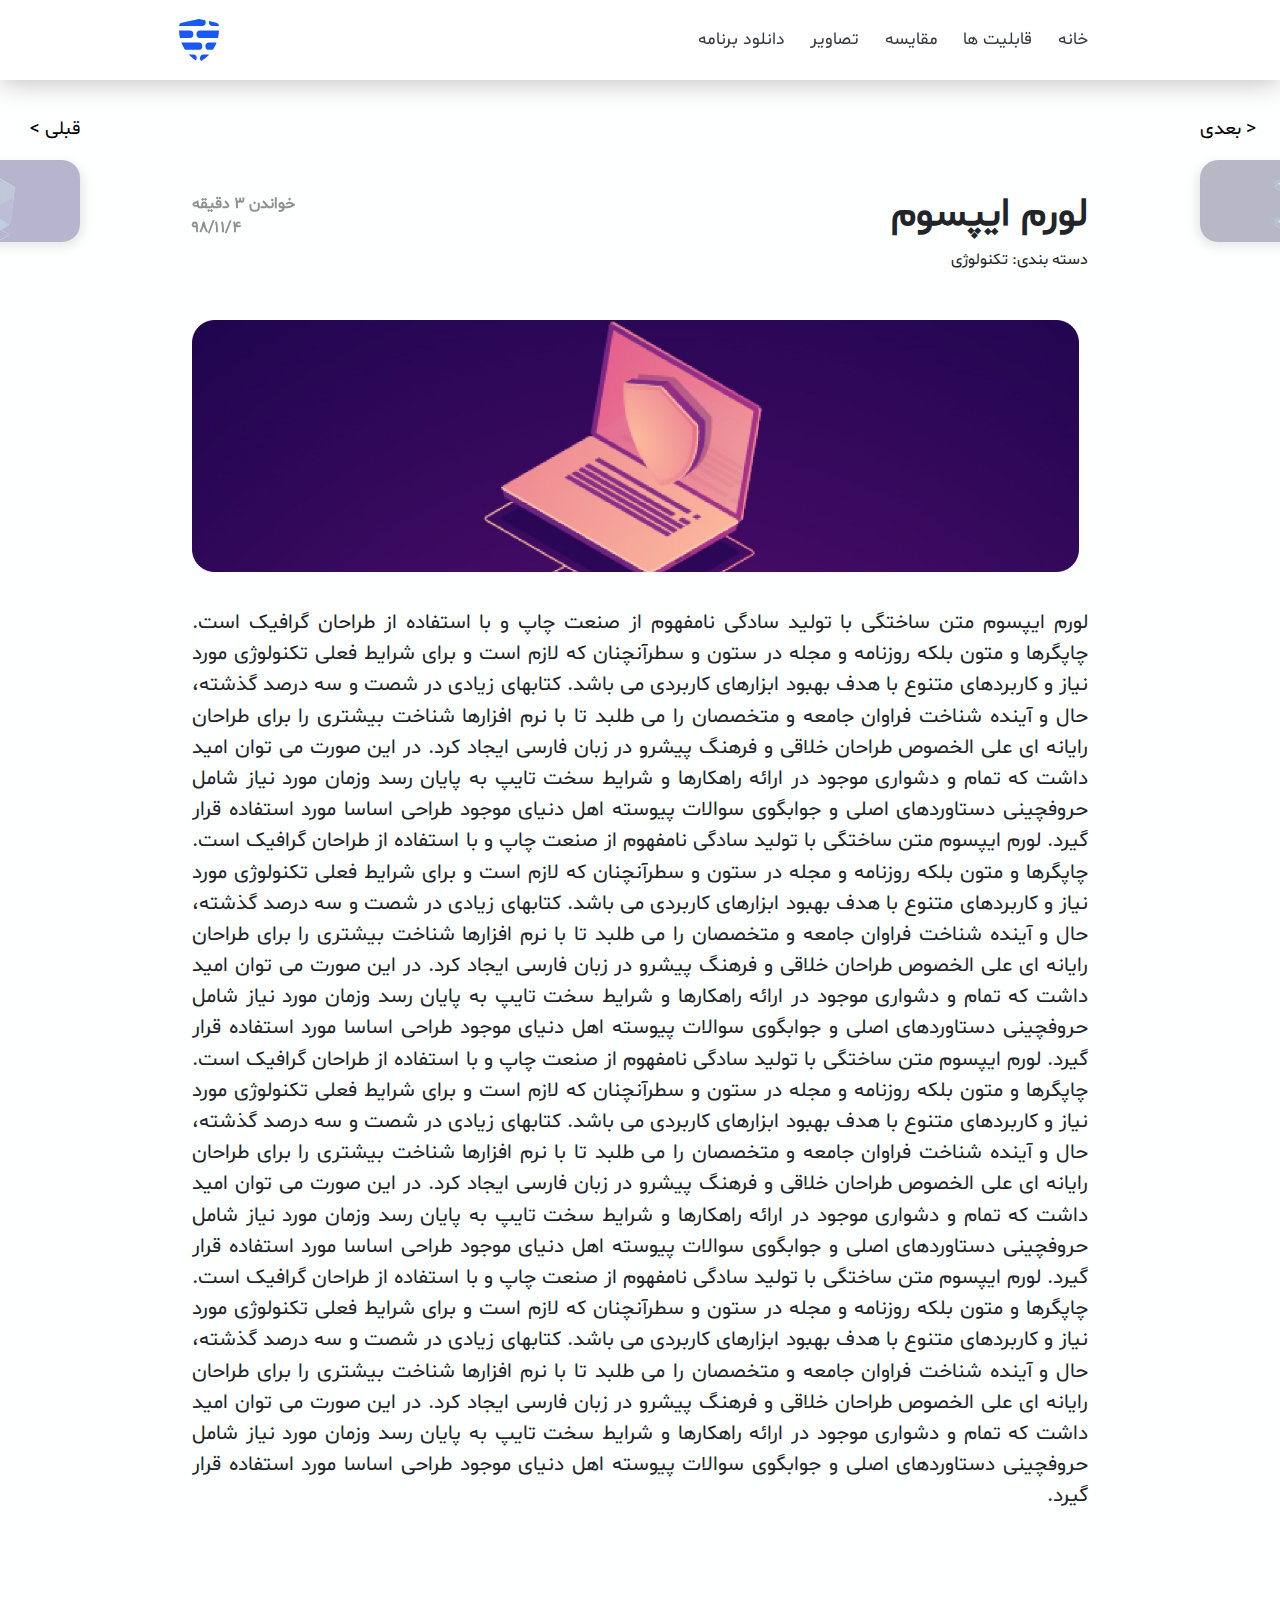
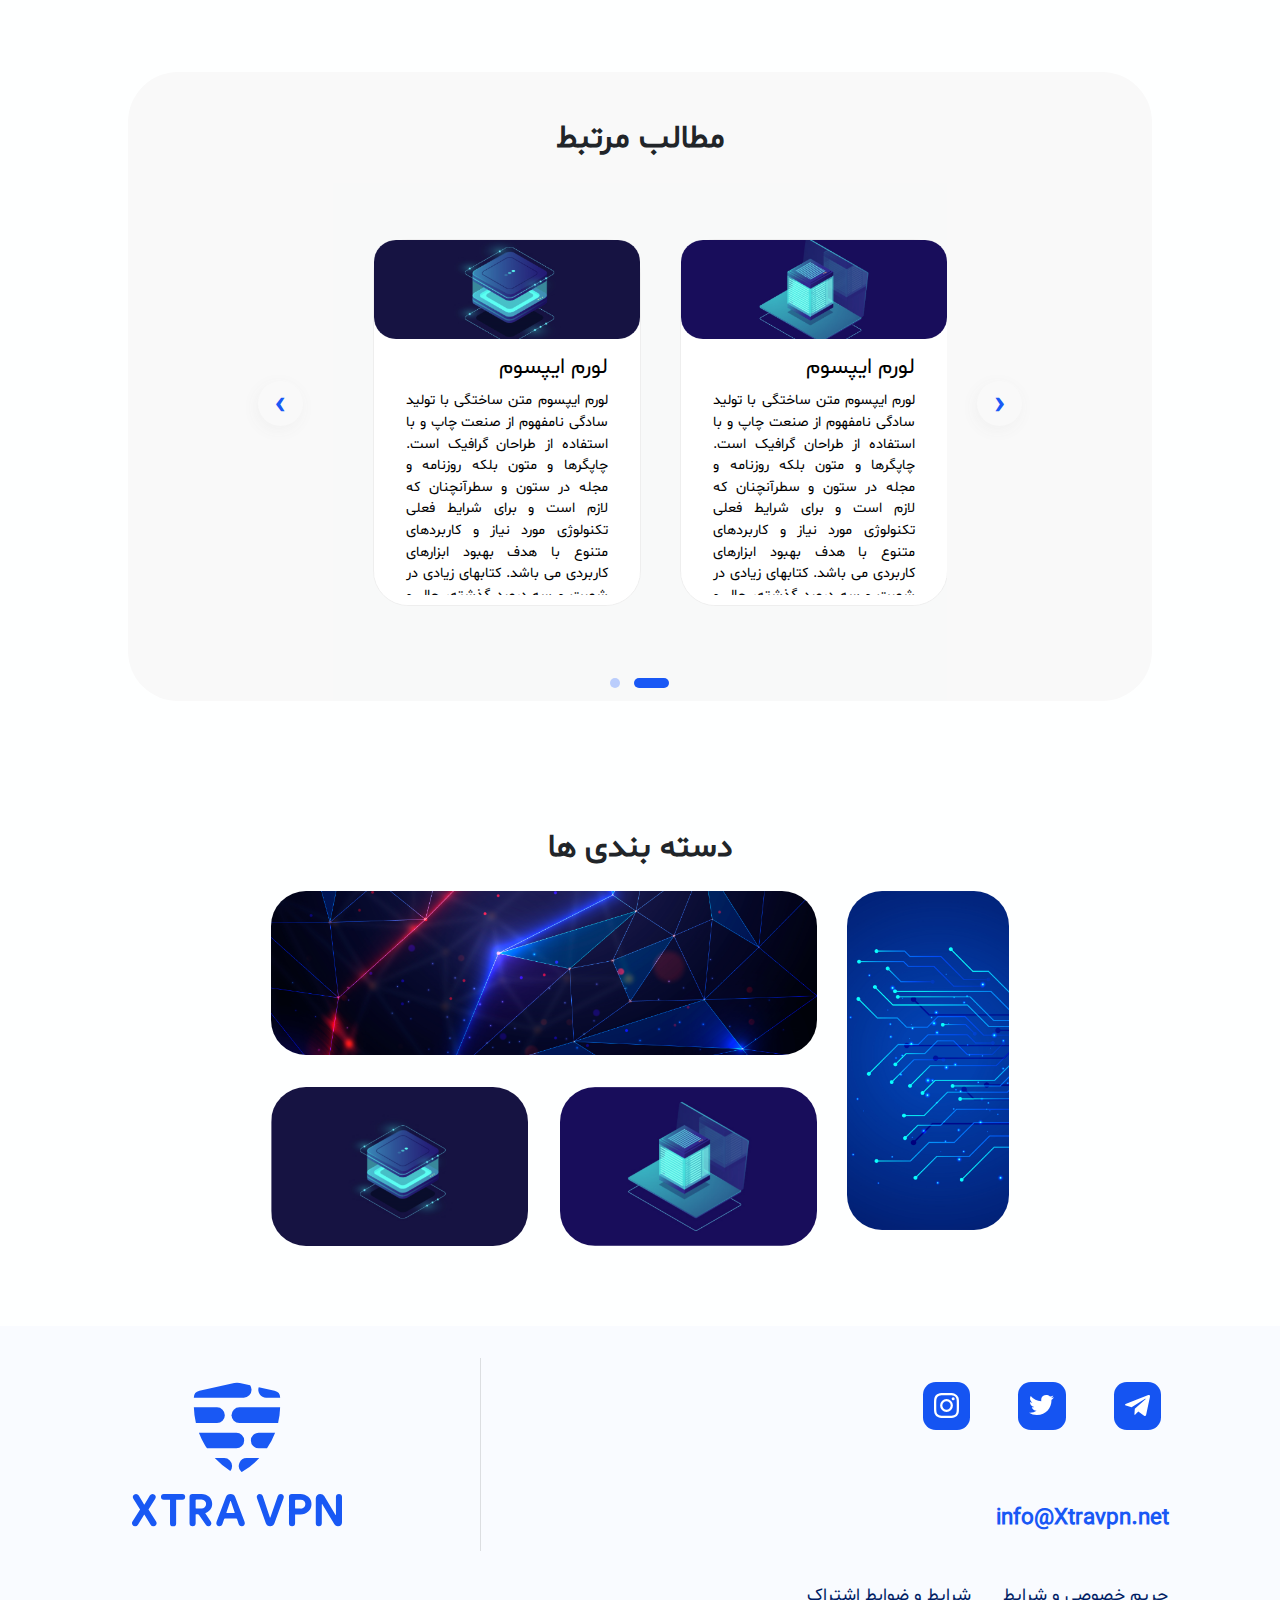
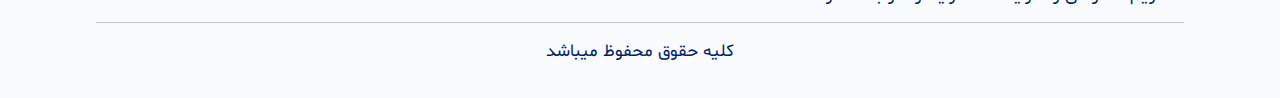
<file: Rtl/Blog2.html>
<!DOCTYPE html>
<html lang="en">
<head>
	<title>اکسترا وی پی ان</title>
	<!-- ~~~~~~~~~~ Meta Tags  ~~~~~~~~~~ -->
	<meta charset="UTF-8">
	<meta http-equiv="Content-Type" content="text/html; charset=UTF-8">
	<meta name="viewport" content="width=device-width, initial-scale=1, shrink-to-fit=no">
	<link rel="icon" href="assets/img/favicon.svg" type="image/svg+xml">
	<!-- ~~~~~~~~~~ Styles  ~~~~~~~~~~ -->
	<link rel="stylesheet" href="assets/css/bootstrap/bootstrap.css">
	<link rel="stylesheet" href="assets/css/Components.css">
	<link rel="stylesheet" href="assets/css/main.css">
	<link rel="stylesheet" href="assets/css/aos.css">
</head>
<body>
	<!-- ~~~~~~~~~~ Preloader Section  ~~~~~~~~~~ -->
	<div id="preloader" class="preloader-wrapper position-fixed">
		<div class="preloader">
			<div></div>
			<div></div>
			<div></div>
			<div></div>
		</div>
		<div class="preloader-text text-light">
			<span>
			در حال بارگزاری
			</span>
		</div>
	</div>
	<!-- ~~~~~~~~~~  Header  ~~~~~~~~~~ -->
	<header>
		<!-- ~~~~~~~~~~ Navbar Section  ~~~~~~~~~~ -->
		<nav id="navbar" class="nav-mob-float position-fixed" style="padding: 0 14%;">
			<div class="nav-logo nav-logo-brand">
				<img src="assets/img/LogoNav.svg" alt="LogoNav">
			</div>
			<ul id="navlist">
				<li>
					<a href="index.html">خانه</a>
				</li>
				<li>
					<a href="index.html#ability">قابلیت ها</a>
				</li>
				<li>
					<a href="index.html#price">مقایسه</a>
				</li>
				<li>
					<a href="index.html#gallery">تصاویر</a>
				</li>
				<li>
					<a href="index.html#download">دانلود برنامه</a>
				</li>
			</ul>
			<div class="float-nav-box nav-logo nav-logo-line">
				<div id="menu">
					<div class="float-nav-line float-nav-min"></div>
					<div class="float-nav-line float-nav-max"></div>
				</div>
			</div>
		</nav>
	</header>
	
	<!-- ~~~~~~~~~~  Link  ~~~~~~~~~~ -->
	<section>
		<div class="article-wrapper">
			<div class="article-box article-left">
				<a href="#">
					<p class="article-arrow left">
						<span><</span>
						قبلی
					</p>
					<img src="assets/img/swiper/1.png" class="article" />
				</a>
				<p class="article-preview">لورم ایپسوم</p>
			</div>
			<div class="article-box article-right">
				<a href="#">
					<p class="article-arrow right">
						بعدی
						<span>></span>
					</p>
					<img src="assets/img/swiper/2.png" class="article" />
				</a>
				<p class="article-preview">لورم ایپسوم</p>
			</div>
		</div>
	</section>
	
	<!-- ~~~~~~~~~~  Blog  ~~~~~~~~~~ -->
	<section>
		<div class="blog">
			<div class="blog-head">
				<div class="blog-title">
					<h1 class="shabnam-bold">لورم ایپسوم</h1>
					<p>دسته بندی: تکنولوژی</p>
				</div>
				<p>
					خواندن ۳ دقیقه <br>۹۸/۱۱/۴
				</p>
			</div>
			<div class="blog-bg"></div>
			<div class="blog-content">
				لورم ایپسوم متن ساختگی با تولید سادگی نامفهوم از صنعت چاپ و با استفاده از طراحان گرافیک است. چاپگرها و متون بلکه روزنامه و مجله در ستون و سطرآنچنان که لازم است و برای شرایط فعلی تکنولوژی مورد نیاز و کاربردهای متنوع با هدف بهبود ابزارهای کاربردی می باشد. کتابهای زیادی در شصت و سه درصد گذشته، حال و آینده شناخت فراوان جامعه و متخصصان را می طلبد تا با نرم افزارها شناخت بیشتری را برای طراحان رایانه ای علی الخصوص طراحان خلاقی و فرهنگ پیشرو در زبان فارسی ایجاد کرد. در این صورت می توان امید داشت که تمام و دشواری موجود در ارائه راهکارها و شرایط سخت تایپ به پایان رسد وزمان مورد نیاز شامل حروفچینی دستاوردهای اصلی و جوابگوی سوالات پیوسته اهل دنیای موجود طراحی اساسا مورد استفاده قرار گیرد.
				
				لورم ایپسوم متن ساختگی با تولید سادگی نامفهوم از صنعت چاپ و با استفاده از طراحان گرافیک است. چاپگرها و متون بلکه روزنامه و مجله در ستون و سطرآنچنان که لازم است و برای شرایط فعلی تکنولوژی مورد نیاز و کاربردهای متنوع با هدف بهبود ابزارهای کاربردی می باشد. کتابهای زیادی در شصت و سه درصد گذشته، حال و آینده شناخت فراوان جامعه و متخصصان را می طلبد تا با نرم افزارها شناخت بیشتری را برای طراحان رایانه ای علی الخصوص طراحان خلاقی و فرهنگ پیشرو در زبان فارسی ایجاد کرد. در این صورت می توان امید داشت که تمام و دشواری موجود در ارائه راهکارها و شرایط سخت تایپ به پایان رسد وزمان مورد نیاز شامل حروفچینی دستاوردهای اصلی و جوابگوی سوالات پیوسته اهل دنیای موجود طراحی اساسا مورد استفاده قرار گیرد.
				
				لورم ایپسوم متن ساختگی با تولید سادگی نامفهوم از صنعت چاپ و با استفاده از طراحان گرافیک است. چاپگرها و متون بلکه روزنامه و مجله در ستون و سطرآنچنان که لازم است و برای شرایط فعلی تکنولوژی مورد نیاز و کاربردهای متنوع با هدف بهبود ابزارهای کاربردی می باشد. کتابهای زیادی در شصت و سه درصد گذشته، حال و آینده شناخت فراوان جامعه و متخصصان را می طلبد تا با نرم افزارها شناخت بیشتری را برای طراحان رایانه ای علی الخصوص طراحان خلاقی و فرهنگ پیشرو در زبان فارسی ایجاد کرد. در این صورت می توان امید داشت که تمام و دشواری موجود در ارائه راهکارها و شرایط سخت تایپ به پایان رسد وزمان مورد نیاز شامل حروفچینی دستاوردهای اصلی و جوابگوی سوالات پیوسته اهل دنیای موجود طراحی اساسا مورد استفاده قرار گیرد.
				
				لورم ایپسوم متن ساختگی با تولید سادگی نامفهوم از صنعت چاپ و با استفاده از طراحان گرافیک است. چاپگرها و متون بلکه روزنامه و مجله در ستون و سطرآنچنان که لازم است و برای شرایط فعلی تکنولوژی مورد نیاز و کاربردهای متنوع با هدف بهبود ابزارهای کاربردی می باشد. کتابهای زیادی در شصت و سه درصد گذشته، حال و آینده شناخت فراوان جامعه و متخصصان را می طلبد تا با نرم افزارها شناخت بیشتری را برای طراحان رایانه ای علی الخصوص طراحان خلاقی و فرهنگ پیشرو در زبان فارسی ایجاد کرد. در این صورت می توان امید داشت که تمام و دشواری موجود در ارائه راهکارها و شرایط سخت تایپ به پایان رسد وزمان مورد نیاز شامل حروفچینی دستاوردهای اصلی و جوابگوی سوالات پیوسته اهل دنیای موجود طراحی اساسا مورد استفاده قرار گیرد.
			</div>
		</div>
	</section>
	
	<!-- ~~~~~~~~~~  Related  ~~~~~~~~~~ -->
	<section>
		<div class="owl-blog-wrapper mb-5rem">
			<h3 class="main-heading">مطالب مرتبط</h3>
			<div class="owl-carousel owl-theme owl-nav owl-dot owl-blog">
				<div class="item">
					<a href="Blog.html">
						<img src="assets/img/swiper/1.png" alt="blog-1">
						<div>
							<h3>لورم ایپسوم</h3>
							<p>لورم ایپسوم متن ساختگی با تولید سادگی نامفهوم از صنعت چاپ و با استفاده از طراحان گرافیک است. چاپگرها و متون بلکه روزنامه و مجله در ستون و سطرآنچنان که لازم است و برای شرایط فعلی تکنولوژی مورد نیاز و کاربردهای متنوع با هدف بهبود ابزارهای کاربردی می باشد. کتابهای زیادی در شصت و سه درصد گذشته، حال و آینده شناخت فراوان جامعه و متخصصان را می طلبد تا با نرم افزارها شناخت بیشتری را برای طراحان رایانه ای علی الخصوص طراحان خلاقی و فرهنگ پیشرو در زبان فارسی ایجاد کرد. در این صورت می توان امید داشت که تمام و دشواری موجود در ارائه راهکارها و شرایط سخت تایپ به پایان رسد وزمان مورد نیاز شامل حروفچینی دستاوردهای اصلی و جوابگوی سوالات پیوسته اهل دنیای موجود طراحی اساسا مورد استفاده قرار گیرد.
						</div>
					</a>
				</div>
				<div class="item">
					<a href="Blog.html">
						<img src="assets/img/swiper/2.png" alt="blog-2">
						<div>
							<h3>لورم ایپسوم</h3>
							<p>لورم ایپسوم متن ساختگی با تولید سادگی نامفهوم از صنعت چاپ و با استفاده از طراحان گرافیک است. چاپگرها و متون بلکه روزنامه و مجله در ستون و سطرآنچنان که لازم است و برای شرایط فعلی تکنولوژی مورد نیاز و کاربردهای متنوع با هدف بهبود ابزارهای کاربردی می باشد. کتابهای زیادی در شصت و سه درصد گذشته، حال و آینده شناخت فراوان جامعه و متخصصان را می طلبد تا با نرم افزارها شناخت بیشتری را برای طراحان رایانه ای علی الخصوص طراحان خلاقی و فرهنگ پیشرو در زبان فارسی ایجاد کرد. در این صورت می توان امید داشت که تمام و دشواری موجود در ارائه راهکارها و شرایط سخت تایپ به پایان رسد وزمان مورد نیاز شامل حروفچینی دستاوردهای اصلی و جوابگوی سوالات پیوسته اهل دنیای موجود طراحی اساسا مورد استفاده قرار گیرد.
						</div>
					</a>
				</div>
				<div class="item">
					<a href="Blog.html">
						<img src="assets/img/swiper/3.png" alt="blog-3">
						<div>
							<h3>لورم ایپسوم</h3>
							<p>لورم ایپسوم متن ساختگی با تولید سادگی نامفهوم از صنعت چاپ و با استفاده از طراحان گرافیک است. چاپگرها و متون بلکه روزنامه و مجله در ستون و سطرآنچنان که لازم است و برای شرایط فعلی تکنولوژی مورد نیاز و کاربردهای متنوع با هدف بهبود ابزارهای کاربردی می باشد. کتابهای زیادی در شصت و سه درصد گذشته، حال و آینده شناخت فراوان جامعه و متخصصان را می طلبد تا با نرم افزارها شناخت بیشتری را برای طراحان رایانه ای علی الخصوص طراحان خلاقی و فرهنگ پیشرو در زبان فارسی ایجاد کرد. در این صورت می توان امید داشت که تمام و دشواری موجود در ارائه راهکارها و شرایط سخت تایپ به پایان رسد وزمان مورد نیاز شامل حروفچینی دستاوردهای اصلی و جوابگوی سوالات پیوسته اهل دنیای موجود طراحی اساسا مورد استفاده قرار گیرد.
						</div>
					</a>
				</div>
			</div>
		</div>
	</section>
	
	<!-- ~~~~~~~~~~  Category  ~~~~~~~~~~ -->
	<section>
		<div class="category-wrapper mb-5rem">
			<h3 class="main-heading">دسته بندی ها</h3>
			<div class="category-box d-flex justify-content-center align-content-center">
				<div class="col-9 d-flex justify-content-center align-content-center flex-column cat-left">
					<div class="mb-3 position-relative overflow-hidden cat-item">
						<a href="#">
							<picture>
								<source media="(min-width:1200px)" srcset="assets/img/category/4.png">
								<img src="assets/img/category/mob4.png">
							</picture>
							<div class="rect">
								<p>
									لورم ایپسوم
								</p>
							</div>
						</a>
					</div>
					<div class="d-flex justify-content-center align-content-center pt-3 cat-min-box">
						<div class="mr-3 position-relative overflow-hidden cat-item">
							<a href="#">
								<picture>
									<source media="(min-width:1200px)" srcset="assets/img/category/1.png">
									<img src="assets/img/category/mob1.png">
								</picture>
								<div class="rect">
									<p>
										لورم ایپسوم
									</p>
								</div>
							</a>
						</div>
						<div class="ml-3 position-relative overflow-hidden cat-item">
							<a href="#">
								<picture>
									<source media="(min-width:1200px)" srcset="assets/img/category/2.png">
									<img src="assets/img/category/mob2.png">
								</picture>
								<div class="rect">
									<p>
										لورم ایپسوم
									</p>
								</div>
							</a>
						</div>
					</div>
				</div>
				<div class="col-3 cat-right">
					<div class="position-relative overflow-hidden cat-item">
						<a href="#">
							<picture>
								<source media="(min-width:1200px)" srcset="assets/img/category/3.png">
								<img src="assets/img/category/mob3.png">
							</picture>
							<div class="rect">
								<p>
									لورم ایپسوم
								</p>
							</div>
						</a>
					</div>
				</div>
			</div>
		</div>
	</section>
	
	<!-- ~~~~~~~~~~  Footer  ~~~~~~~~~~ -->
	<footer>
		<div class="footer-box">
			<div class="d-flex footer-content">
				<div class="col-xl-4 col-lg-4 col-md-4 d-flex justify-content-center p-0">
					<img class="footer-logo-text" src="assets/img/LogoText.svg" alt="LogoText">
				</div>
				<div class="text-logo-line"></div>
				<div class="col-lg-7 col-md-7 d-right">
					<div class="footer-logo">
						<a href="#">
							<img src="assets/img/telegram.svg" alt="telegram">
						</a>
						<a href="#">
							<img src="assets/img/twitter.svg" alt="twitter">
						</a>
						<a href="#">
							<img src="assets/img/instagram.svg" alt="instagram">
						</a>
					</div>
					<p class="footer-link-box">
						<a href="https://info@Xtravpn.net" class="footer-link shabnam-bold">info@Xtravpn.net</a>
					</p>
				</div>
			</div>
			<div class="footer-cond d-flex">
				<span><a href="#">شرایط و ضوابط اشتراک</a></span>
				<span><a href="#">حریم خصوصی و شرایط</a></span>
			</div>
			<div class="copy-right-box">
				<p class="text-center copy-right"> کلیه حقوق محفوظ میباشد</p>
			</div>
		</div>
	</footer>
	<script src="assets/js/jquery-3.4.1.min.js"></script>
	<script src="assets/js/bootstrap/bootstrap.js"></script>
	<script src="assets/js/aos.js"></script>
	<script src="assets/js/owl.carousel.js"></script>
	<script src="assets/js/init.js"></script>
</body>
</html>
</file>
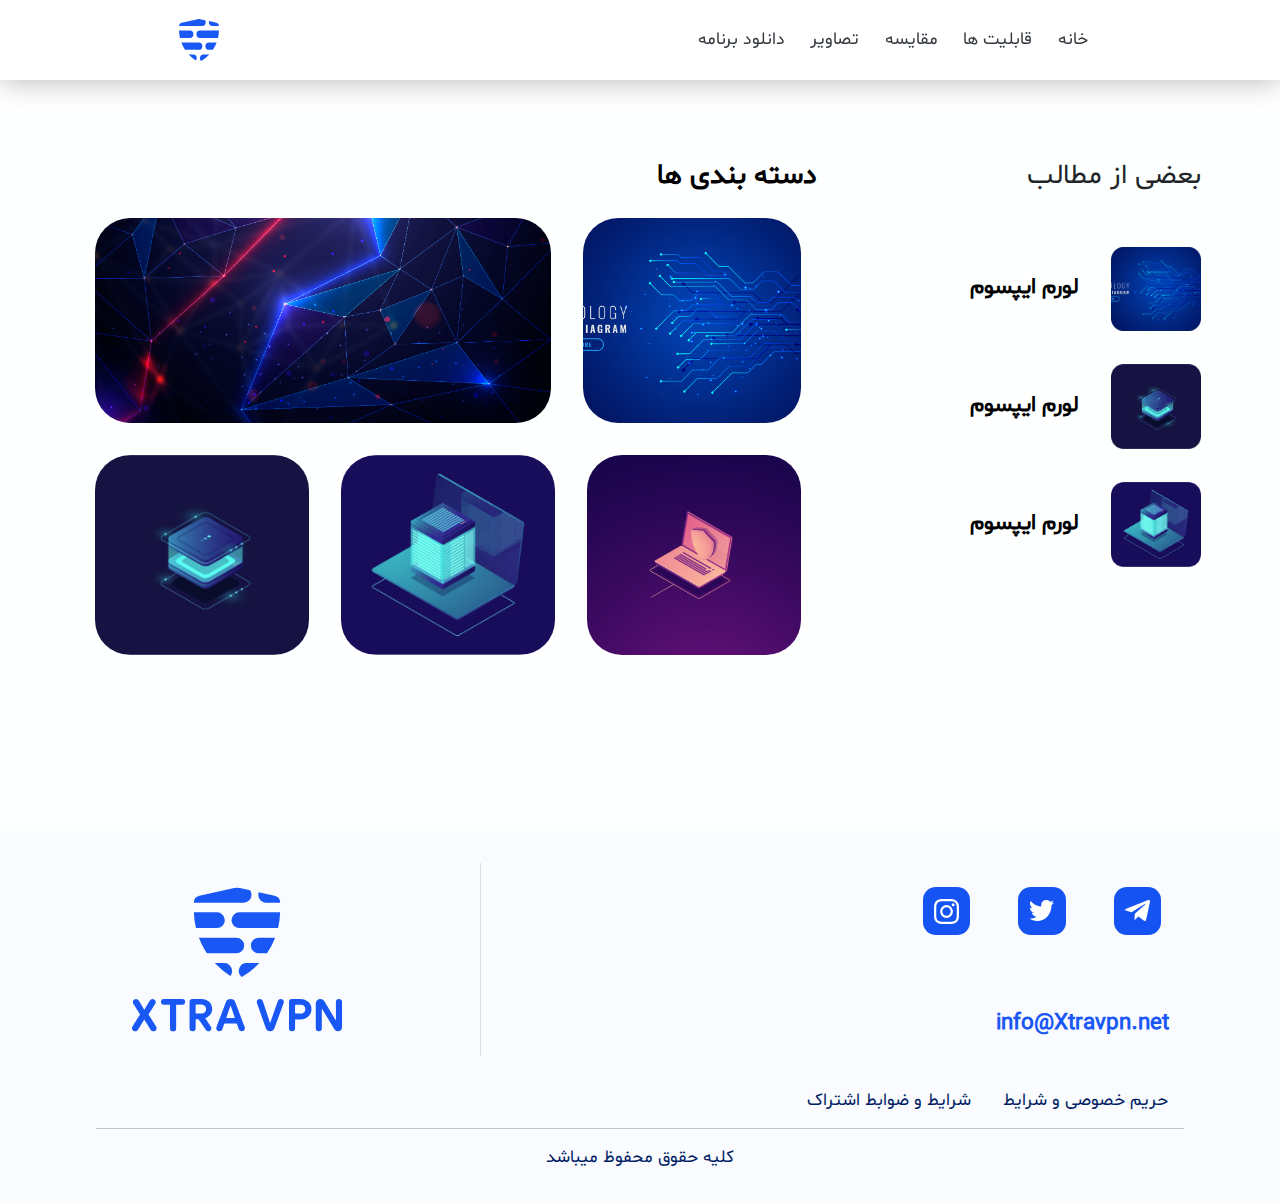
<file: Rtl/Category.html>
<!DOCTYPE html>
<html lang="en">
<head>
	<title>اکسترا وی پی ان</title>
	<!-- ~~~~~~~~~~ Meta Tags  ~~~~~~~~~~ -->
	<meta charset="UTF-8">
	<meta http-equiv="Content-Type" content="text/html; charset=UTF-8">
	<meta name="viewport" content="width=device-width, initial-scale=1, shrink-to-fit=no">
	<link rel="icon" href="assets/img/favicon.svg" type="image/svg+xml">
	<!-- ~~~~~~~~~~ Styles  ~~~~~~~~~~ -->
	<link rel="stylesheet" href="assets/css/bootstrap/bootstrap.css">
	<link rel="stylesheet" href="assets/css/Components.css">
	<link rel="stylesheet" href="assets/css/main.css">
	<link rel="stylesheet" href="assets/css/aos.css">
</head>
<body>
	<!-- ~~~~~~~~~~ Preloader Section  ~~~~~~~~~~ -->
	<div id="preloader" class="preloader-wrapper position-fixed">
		<div class="preloader">
			<div></div>
			<div></div>
			<div></div>
			<div></div>
		</div>
		<div class="preloader-text text-light">
			<span>
			در حال بارگزاری
			</span>
		</div>
	</div>
	<!-- ~~~~~~~~~~  Header  ~~~~~~~~~~ -->
	<header>
		<!-- ~~~~~~~~~~ Navbar Section  ~~~~~~~~~~ -->
		<nav id="navbar" class="nav-mob-float position-fixed" style="padding: 0 14%;">
			<div class="nav-logo nav-logo-brand">
				<img src="assets/img/LogoNav.svg" alt="LogoNav">
			</div>
			<ul id="navlist">
				<li>
					<a href="index.html">خانه</a>
				</li>
				<li>
					<a href="index.html#ability">قابلیت ها</a>
				</li>
				<li>
					<a href="index.html#price">مقایسه</a>
				</li>
				<li>
					<a href="index.html#gallery">تصاویر</a>
				</li>
				<li>
					<a href="index.html#download">دانلود برنامه</a>
				</li>
			</ul>
			<div class="float-nav-box nav-logo nav-logo-line">
				<div id="menu">
					<div class="float-nav-line float-nav-min"></div>
					<div class="float-nav-line float-nav-max"></div>
				</div>
			</div>
		</nav>
	</header>
	<!-- ~~~~~~~~~~  Category  ~~~~~~~~~~ -->
	<section>
		<div class="cateory">
			<div class="col-lg-8 col-md-8 col-sm-10">
				<h3 class="main-cat-heading">دسته بندی ها</h3>
				<div class="main-cat">
					<div class="main-cat-box">
						<div class="main-cat-item">
							<a href="#">
								<picture>
									<source media="(min-width: 767px)" srcset="assets/img/category/box-wide.png">
									<img class="main-cat-img" src="assets/img/category/mob-cat4.png">
								</picture>
								<div class="rect">
									<p>
										لورم ایپسوم
									</p>
								</div>
							</a>
						</div>
						<div class="main-cat-item">
							<a href="#">
								<picture>
									<source media="(min-width: 767px)" srcset="assets/img/category/box1.png">
									<img class="main-cat-img" src="assets/img/category/mob-cat4.png">
								</picture>
								<div class="rect">
									<p>
										لورم ایپسوم
									</p>
								</div>
							</a>
						</div>
					</div>
					<div class="main-cat-box">
						<div class="main-cat-item">
							<a href="#">
								<picture>
									<source media="(min-width: 767px)" srcset="assets/img/category/box2.png">
									<img class="main-cat-img" src="assets/img/category/mob-cat2.png">
								</picture>
								<div class="rect">
									<p>
										لورم ایپسوم
									</p>
								</div>
							</a>
						</div>
						<div class="main-cat-item">
							<a href="#">
								<picture>
									<source media="(min-width: 767px)" srcset="assets/img/category/box3.png">
									<img class="main-cat-img" src="assets/img/category/mob-cat3.png">
								</picture>
								<div class="rect">
									<p>
										لورم ایپسوم
									</p>
								</div>
							</a>
						</div>
						<div class="main-cat-item">
							<a href="#">
								<picture>
									<source media="(min-width: 767px)" srcset="assets/img/category/box4.png">
									<img class="main-cat-img" src="assets/img/category/mob-cat4.png">
								</picture>
								<div class="rect">
									<p>
										لورم ایپسوم
									</p>
								</div>
							</a>
						</div>
					</div>
				</div>
			</div>
			<div class="some-post-main col-lg-4 col-md-4 col-sm-10">
				<h3 class="some-post-heading">بعضی از مطالب</h3>
				<div class="some-post">
					<div class="some-post-item">
						<a href="#">
							<p class="some-post-text">لورم ایپسوم</p>
							<img class="some-post-img" src="assets/img/category/box1.png" alt="">
						</a>
					</div>
					<div class="some-post-item">
						<a href="#">
							<p class="some-post-text">لورم ایپسوم</p>
							<img class="some-post-img" src="assets/img/category/box2.png" alt="">
						</a>
					</div>
					<div class="some-post-item">
						<a href="#">
							<p class="some-post-text">لورم ایپسوم</p>
							<img class="some-post-img" src="assets/img/category/box3.png" alt="">
						</a>
					</div>
				</div>
			</div>
		</div>
	</section>
	<!-- ~~~~~~~~~~  Footer  ~~~~~~~~~~ -->
	<footer>
		<div class="footer-box">
			<div class="d-flex footer-content">
				<div class="col-xl-4 col-lg-4 col-md-4 d-flex justify-content-center p-0">
					<img class="footer-logo-text" src="assets/img/LogoText.svg" alt="LogoText">
				</div>
				<div class="text-logo-line"></div>
				<div class="col-lg-7 col-md-7 d-right">
					<div class="footer-logo">
						<a href="#">
							<img src="assets/img/telegram.svg" alt="telegram">
						</a>
						<a href="#">
							<img src="assets/img/twitter.svg" alt="twitter">
						</a>
						<a href="#">
							<img src="assets/img/instagram.svg" alt="instagram">
						</a>
					</div>
					<p class="footer-link-box">
						<a href="https://info@Xtravpn.net" class="footer-link shabnam-bold">info@Xtravpn.net</a>
					</p>
				</div>
			</div>
			<div class="footer-cond d-flex">
				<span><a href="#">شرایط و ضوابط اشتراک</a></span>
				<span><a href="#">حریم خصوصی و شرایط</a></span>
			</div>
			<div class="copy-right-box">
				<p class="text-center copy-right"> کلیه حقوق محفوظ میباشد</p>
			</div>
		</div>
	</footer>
	<script src="assets/js/jquery-3.4.1.min.js"></script>
	<script src="assets/js/bootstrap/bootstrap.js"></script>
	<script src="assets/js/aos.js"></script>
	<script src="assets/js/owl.carousel.js"></script>
	<script src="assets/js/init.js"></script>
</body>
</html>
</file>
<file: Ltr/assets/css/Components.css>
@import "Preloader.css";
@import "Header.css";
@import "Internet.css";
@import "Price.css";
@import "Preview.css";
@import "Day.css";
@import "Night.css";
@import "Language.css";
@import "Footer.css";
@import "owl/owl.carousel.css";
@import "owl/owl.theme.default.min.css";
@import "Swiper.css";
@import "Blog.css";
@import "Category.css";
</file>
<file: Ltr/assets/css/main.css>
:root {
	scroll-behavior: smooth;
}

*, *:after, *:before {
	margin:  0;
	padding: 0;
	outline: none !important;
}

body {
	background-color: #fafcff1a;
	overflow-x: hidden;
}

@font-face {
	font-family: 'shabnam';
	src:         url(fonts/Shabnam.eot);
	src:         url(fonts/Shabnam.eot) format('embedded-opentype'),
	             url(fonts/Shabnam.woff2) format('woff2'),
	             url(fonts/Shabnam.woff) format('woff'),
	             url(fonts/Shabnam.ttf) format('truetype');
	font-weight: normal;
	font-style:  normal;
}

@font-face {
	font-family: 'shabnam bold';
	src:         url(fonts/Shabnam-Bold.eot);
	src:         url(fonts/Shabnam-Bold.eot) format('embedded-opentype'),
	             url(fonts/Shabnam-Bold.woff2) format('woff2'),
	             url(fonts/Shabnam-Bold.woff) format('woff'),
	             url(fonts/Shabnam-Bold.ttf) format('truetype');
	font-weight: bold;
	font-style:  normal;
}

@font-face {
	font-family: 'shabnam light';
	src:         url(fonts/Shabnam-Light.eot);
	src:         url(fonts/Shabnam-Light.eot) format('embedded-opentype'),
	             url(fonts/Shabnam-Light.woff2) format('woff2'),
	             url(fonts/Shabnam-Light.woff) format('woff'),
	             url(fonts/Shabnam-Light.ttf) format('truetype');
	font-weight: 200;
	font-style:  normal;
}

@font-face {
	font-family: 'shabnam thin';
	src:         url(fonts/Shabnam-Thin.eot);
	src:         url(fonts/Shabnam-Thin.eot) format('embedded-opentype'),
	             url(fonts/Shabnam-Thin.woff2) format('woff2'),
	             url(fonts/Shabnam-Thin.woff) format('woff'),
	             url(fonts/Shabnam-Thin.ttf) format('truetype');
	font-weight: 100;
	font-style:  normal;
}

a, p, div, span, body, h1, h2, h3, h4, h5, h6, ol, ul, li, table, tbody, thead, td, tr, th, br, button, textarea, input, select {
	font-family: "shabnam", "tahoma";
}

.shabnam-regular {
	font-weight: normal !important;
}

.shabnam-bold {
	font-weight: bold !important;
}

.shabnam-light {
	font-weight: 200 !important;
}

.shabnam-thin {
	font-weight: 100 !important;
}
a:hover {
	text-decoration: none;
}

.d-right{
	direction: rtl !important;
}
</file>
<file: Rtl/assets/css/Components.css>
@import "Preloader.css";
@import "Header.css";
@import "Internet.css";
@import "Price.css";
@import "Preview.css";
@import "Day.css";
@import "Night.css";
@import "Language.css";
@import "Footer.css";
@import "Swiper.css";
@import "owl/owl.carousel.css";
@import "owl/owl.theme.default.min.css";
@import "Blog.css";
@import "Category.css";
</file>
<file: Rtl/assets/css/main.css>
:root {
	scroll-behavior: smooth;
}

*, *:after, *:before {
	margin:  0;
	padding: 0;
	outline: none !important;
}

body {
	overflow-x:hidden;
	height:100%;
	background-color: #fafcff1a;
}
@font-face {
	font-family: 'shabnam';
	src:         url(fonts/Shabnam.eot);
	src:         url(fonts/Shabnam.eot) format('embedded-opentype'),
	             url(fonts/Shabnam.woff2) format('woff2'),
	             url(fonts/Shabnam.woff) format('woff'),
	             url(fonts/Shabnam.ttf) format('truetype');
	font-weight: normal;
	font-style:  normal;
}

@font-face {
	font-family: 'shabnam bold';
	src:         url(fonts/Shabnam-Bold.eot);
	src:         url(fonts/Shabnam-Bold.eot) format('embedded-opentype'),
	             url(fonts/Shabnam-Bold.woff2) format('woff2'),
	             url(fonts/Shabnam-Bold.woff) format('woff'),
	             url(fonts/Shabnam-Bold.ttf) format('truetype');
	font-weight: bold;
	font-style:  normal;
}

@font-face {
	font-family: 'shabnam light';
	src:         url(fonts/Shabnam-Light.eot);
	src:         url(fonts/Shabnam-Light.eot) format('embedded-opentype'),
	             url(fonts/Shabnam-Light.woff2) format('woff2'),
	             url(fonts/Shabnam-Light.woff) format('woff'),
	             url(fonts/Shabnam-Light.ttf) format('truetype');
	font-weight: 200;
	font-style:  normal;
}

@font-face {
	font-family: 'shabnam thin';
	src:         url(fonts/Shabnam-Thin.eot);
	src:         url(fonts/Shabnam-Thin.eot) format('embedded-opentype'),
	             url(fonts/Shabnam-Thin.woff2) format('woff2'),
	             url(fonts/Shabnam-Thin.woff) format('woff'),
	             url(fonts/Shabnam-Thin.ttf) format('truetype');
	font-weight: 100;
	font-style:  normal;
}

a, p, div, span, body, h1, h2, h3, h4, h5, h6, ol, ul, li, table, tbody, thead, td, tr, th, br, button, textarea, input, select {
	font-family: "shabnam", "tahoma";
}

.shabnam-regular {
	font-weight: normal !important;
}

.shabnam-bold {
	font-weight: bold !important;
}

.shabnam-light {
	font-weight: 200 !important;
}

.shabnam-thin {
	font-weight: 100 !important;
}
a:hover {
	text-decoration: none;
}

.d-right{
	direction: rtl !important;
}
</file>
